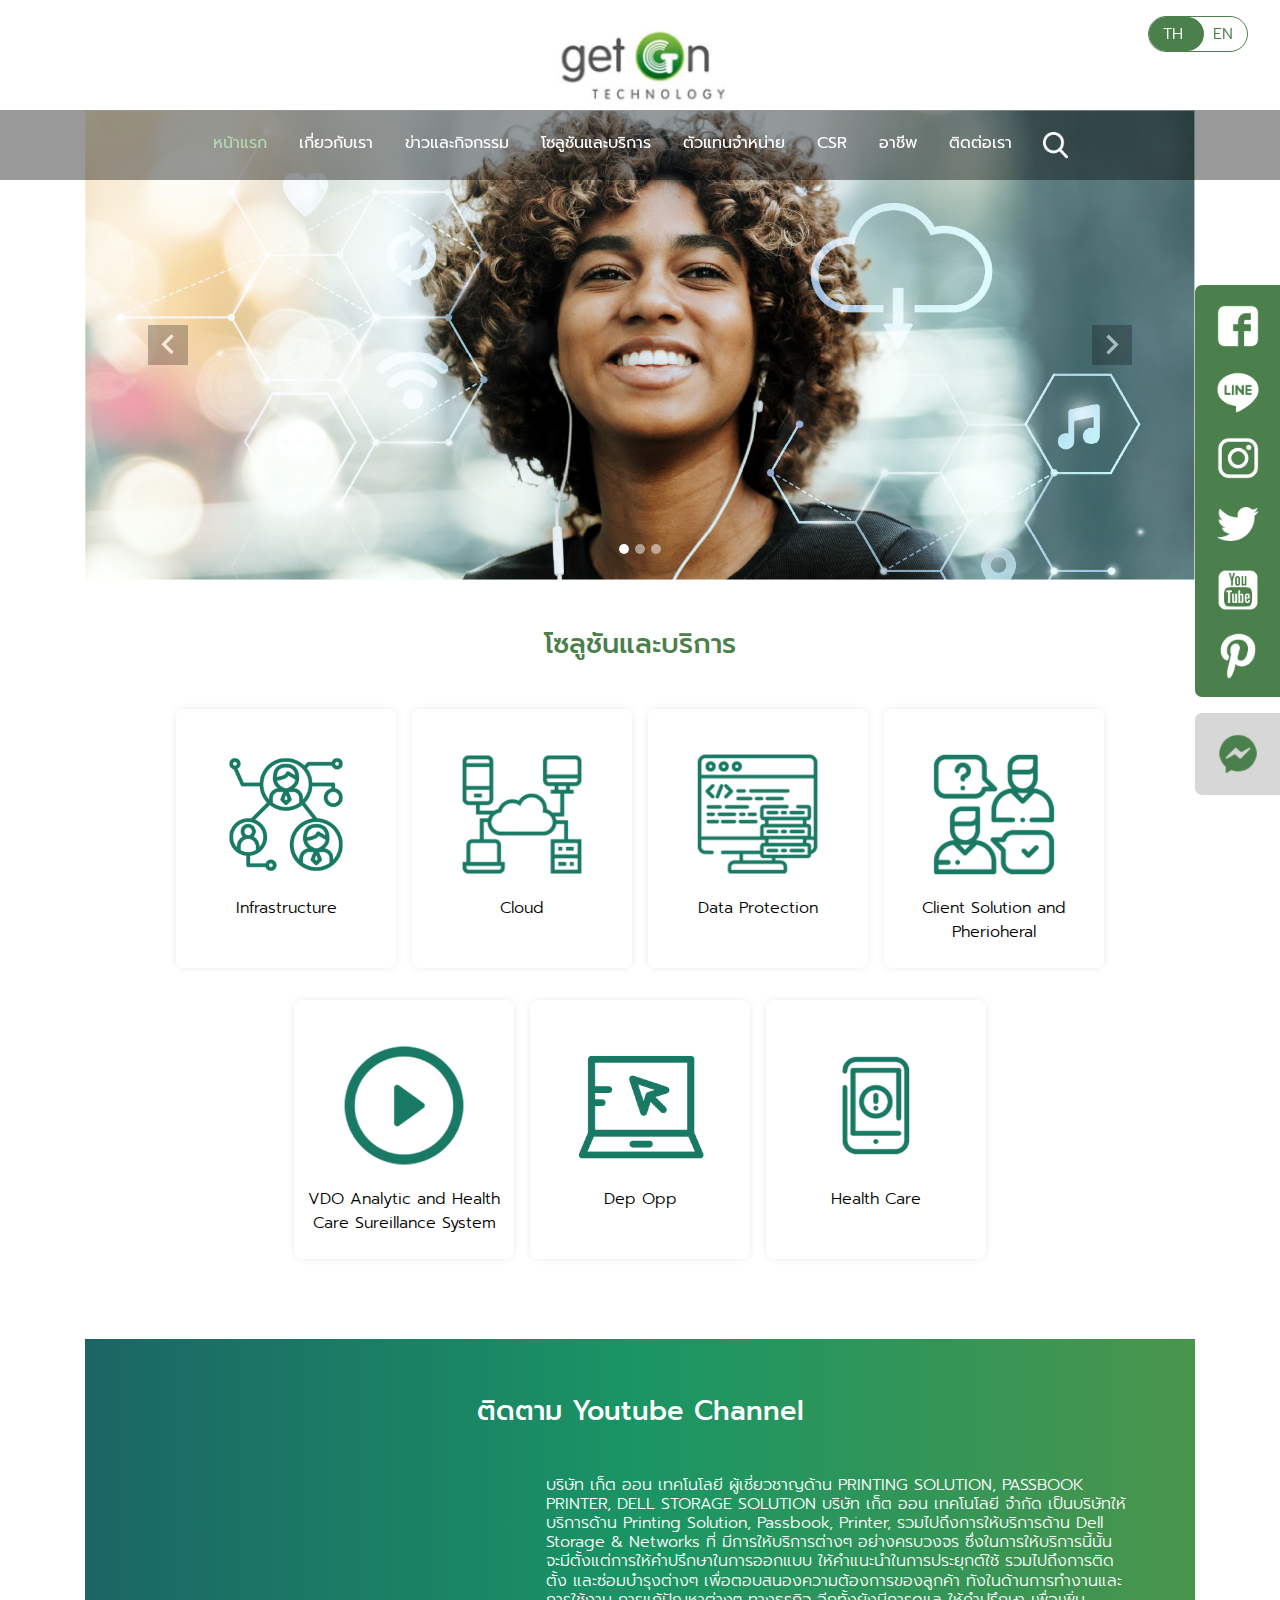
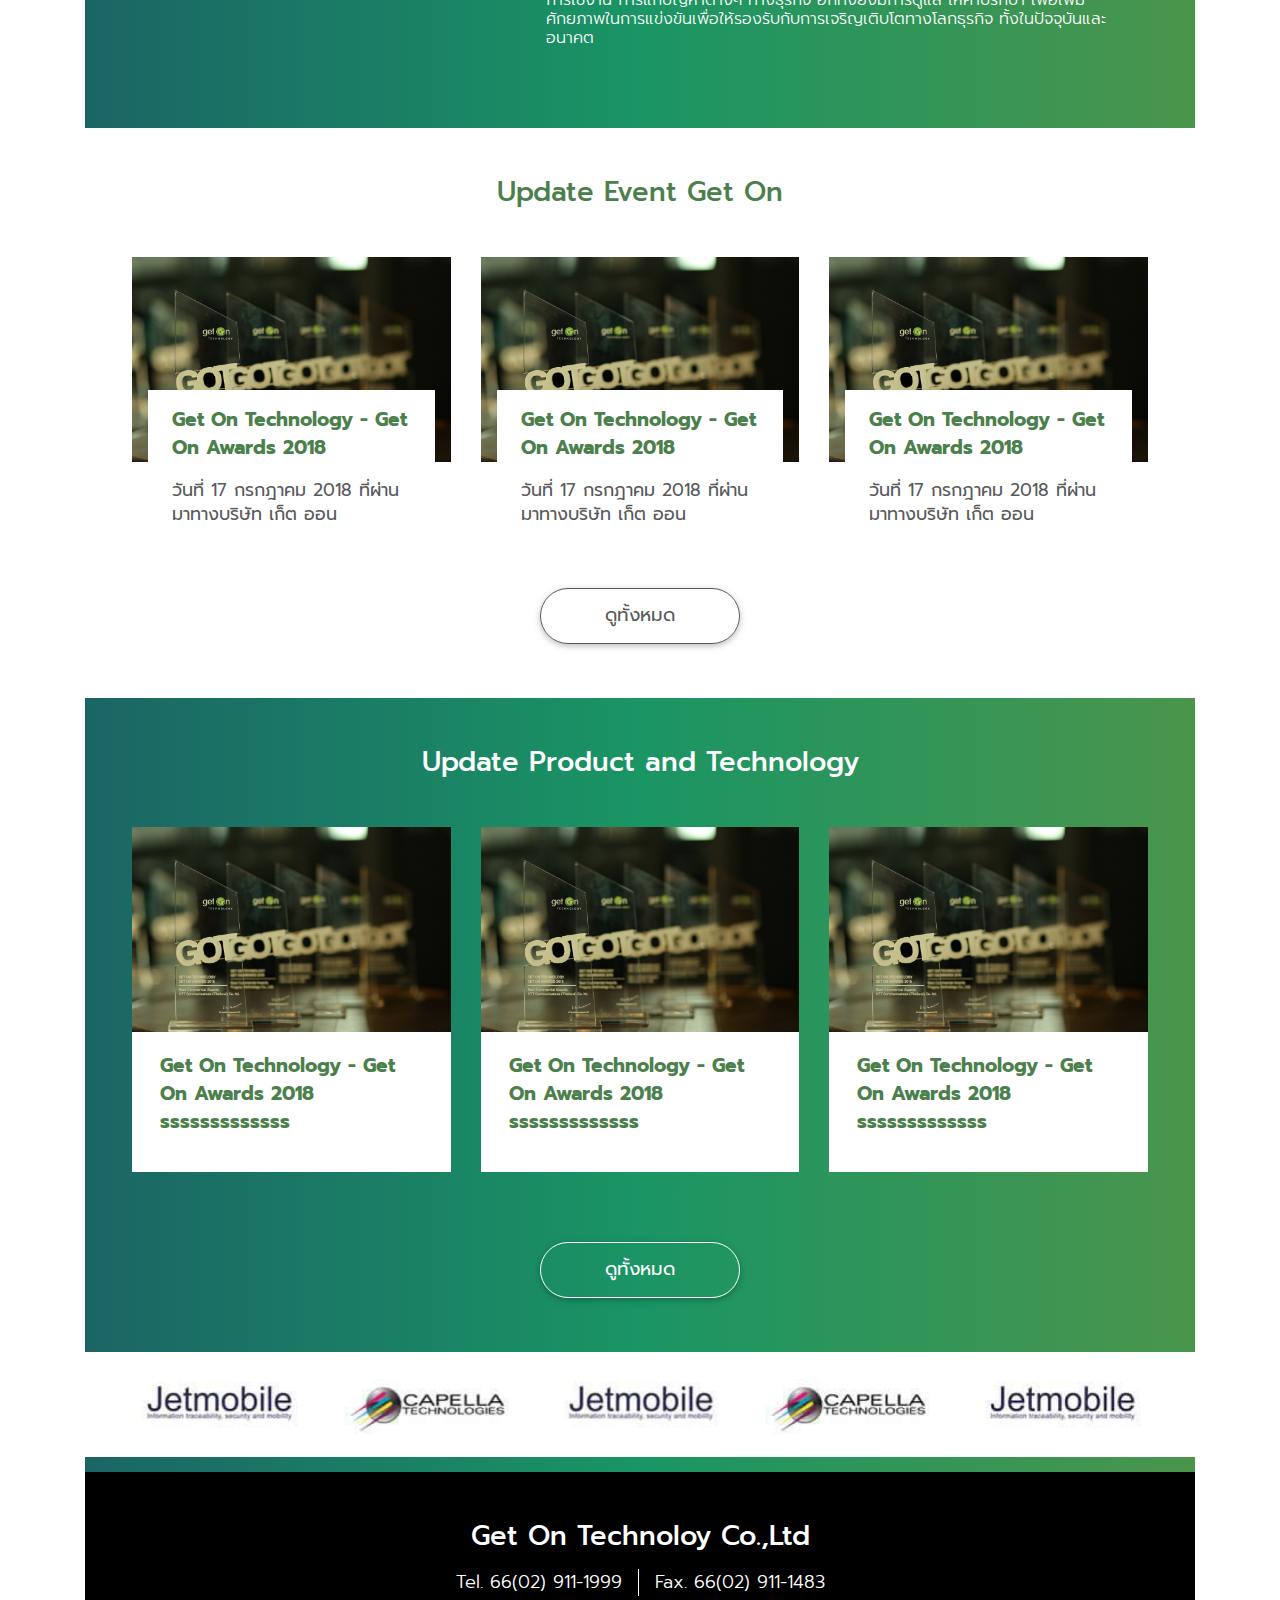
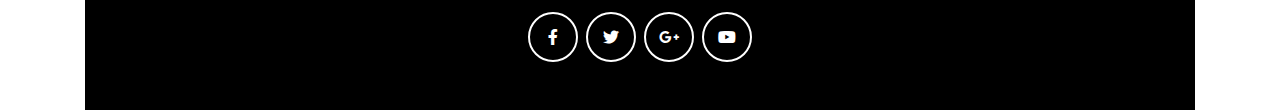
<file: index.html>
<!DOCTYPE html>
<html lang="en">

<head>
  <meta charset="UTF-8" />
  <meta name="viewport" content="width=device-width, initial-scale=1, shrink-to-fit=no" />
  <meta http-equiv="x-ua-compatible" content="ie=edge" />
  <title>GetOn Technology</title>
  <link rel="icon" href="./img/favicon.ico" type="image/x-icon" />
  <link rel="stylesheet" href="https://use.fontawesome.com/releases/v5.11.2/css/all.css" />
  <link rel="stylesheet" href="./css/bootstrap.min.css" />
  <link rel="stylesheet" href="./css/mdb.min.css" />
  <link rel="stylesheet" href="./assets/OwlCarousel/assets/owl.carousel.min.css" />
  <link rel="stylesheet" href="./assets/OwlCarousel/assets/owl.theme.default.min.css" />
  <link rel="stylesheet" href="./assets/fancybox/jquery.fancybox.min.css" />
  <link rel="stylesheet" href="./css/style.css" />
</head>

<body>
  <div class="container">
    <header class="header-geton">
      <div class="div-header-logo">
        <img src="./img/logo_header.jpg" class="logo-header" />
        <div class="label-switch-lang">
          <label class="switch" for="switchlang">
            <input type="checkbox" id="switchlang" />
            <div class="slider round"></div>
            <div class="box-text-lang box-th active">TH</div>
            <div class="box-text-lang box-en">EN</div>
          </label>
        </div>
        <button class="navbar-toggler btn-nav-responsive" type="button" data-toggle="collapse"
          data-target="#navbarSupportedContent" aria-controls="navbarSupportedContent" aria-expanded="false"
          aria-label="Toggle navigation">
          <span class="dark-blue-text"><i class="fas fa-bars fa-1x"></i></span>
        </button>
      </div>
      <div class="nav-geton collapse navbar-collapse" id="navbarSupportedContent">
        <ul class="ul-nav-geton">
          <li class="li-nav-geton">
            <a href="index.html" class="a-nav-geton active">
              หน้าแรก
            </a>
          </li>
          <li class="li-nav-geton">
            <a href="about.html" class="a-nav-geton">
              เกี่ยวกับเรา
            </a>
          </li>
          <li class="li-nav-geton">
            <a href="news.html" class="a-nav-geton">
              ข่าวและกิจกรรม
            </a>
          </li>
          <li class="li-nav-geton">
            <a href="services.html" class="a-nav-geton">
              โซลูชันและบริการ
            </a>
          </li>
          <li class="li-nav-geton">
            <a href="agent.html" class="a-nav-geton">
              ตัวแทนจำหน่าย
            </a>
          </li>
          <li class="li-nav-geton">
            <a href="csr.html" class="a-nav-geton">
              CSR
            </a>
          </li>
          <li class="li-nav-geton">
            <a href="ocupations.html" class="a-nav-geton">
              อาชีพ
            </a>
          </li>
          <li class="li-nav-geton">
            <a href="contact.html" class="a-nav-geton">
              ติดต่อเรา
            </a>
          </li>
          <li class="li-nav-geton">
            <a data-toggle="collapse" href="#boxsearch" aria-expanded="false" aria-controls="boxsearch"
              class="a-nav-geton btn-search li-contain-btn-search collapsed">

            </a>
            <input class="form-control input-search-nav" placeholder="ค้นหา">
          </li>
        </ul>
      </div>
      <div id="boxsearch" class="box-search collapse">
        <div class="container">
          <div class="row justify-content-center">
            <div class="col-12 col-md-6">
              <input class="form-control input-search-nav" placeholder="ค้นหา">
            </div>
          </div>
        </div>
      </div>
    </header>
    <main class="main-geton">
      <div class="slider-banner">
        <div id="carousel-home" class="carousel slide carousel-fade" data-ride="carousel">
          <ol class="carousel-indicators">
            <li data-target="#carousel-home" data-slide-to="0" class="active"></li>
            <li data-target="#carousel-home" data-slide-to="1"></li>
            <li data-target="#carousel-home" data-slide-to="2"></li>
          </ol>
          <div class="carousel-inner" role="listbox">
            <div class="carousel-item active">
              <img class="d-block w-100" src="./img/slider-home-1.jpg" alt="GetOn" />
            </div>
            <div class="carousel-item">
              <img class="d-block w-100" src="./img/slider-home-1.jpg" alt="GetOn" />
            </div>
            <div class="carousel-item">
              <img class="d-block w-100" src="./img/slider-home-1.jpg" alt="GetOn" />
            </div>
          </div>
          <a class="carousel-control-prev" href="#carousel-home" role="button" data-slide="prev">
            <span class="carousel-control-prev-icon" aria-hidden="true"></span>
            <span class="sr-only">Previous</span>
          </a>
          <a class="carousel-control-next" href="#carousel-home" role="button" data-slide="next">
            <span class="carousel-control-next-icon" aria-hidden="true"></span>
            <span class="sr-only">Next</span>
          </a>
        </div>
      </div>
      <div class="section-solution">
        <h3 class="h3-responsive text-center c-4b804c fw-500 mb-5">
          โซลูชันและบริการ
        </h3>
        <div class="container-fluid">
          <div class="row justify-content-center">
            <div class="box-solutions-home">
              <img src="./img/solution/1.png" class="img-solution-home" />
              <p class="mb-0">Infrastructure</p>
            </div>
            <div class="box-solutions-home">
              <img src="./img/solution/2.png" class="img-solution-home" />
              <p class="mb-0">Cloud</p>
            </div>
            <div class="box-solutions-home">
              <img src="./img/solution/3.png" class="img-solution-home" />
              <p class="mb-0">Data Protection</p>
            </div>
            <div class="box-solutions-home">
              <img src="./img/solution/4.png" class="img-solution-home" />
              <p class="mb-0">Client Solution and Pherioheral</p>
            </div>
            <div class="box-solutions-home">
              <img src="./img/solution/5.png" class="img-solution-home" />
              <p class="mb-0">
                VDO Analytic and Health Care Sureillance System
              </p>
            </div>
            <div class="box-solutions-home">
              <img src="./img/solution/6.png" class="img-solution-home" />
              <p class="mb-0">Dep Opp</p>
            </div>
            <div class="box-solutions-home">
              <img src="./img/solution/7.png" class="img-solution-home" />
              <p class="mb-0">Health Care</p>
            </div>
          </div>
        </div>
      </div>
      <div class="section-networksocial">
        <h3 class="h3-responsive text-center white-text fw-500 mb-5">
          ติดตาม Youtube Channel
        </h3>
        <div class="container-fluid">
          <div class="row justify-content-around">
            <div class="col-12 col-md-12 col-lg-4 mb-3">
              <div class="embed-responsive embed-responsive-16by9">
                <iframe class="embed-responsive-item" src="https://www.youtube.com/embed/vlDzYIIOYmM"
                  allowfullscreen></iframe>
              </div>
            </div>
            <div class="col-12 col-md-12 col-lg-7 mb-3">
              <h6 class="white-text">บริษัท เก็ต ออน เทคโนโลยี ผู้เชี่ยวชาญด้าน PRINTING SOLUTION, PASSBOOK PRINTER,
                DELL STORAGE SOLUTION บริษัท เก็ต ออน
                เทคโนโลยี จํากัด เป็นบริษัทให้บริการด้าน Printing Solution, Passbook, Printer, รวมไปถึงการให้บริการด้าน
                Dell Storage & Networks ที่
                มีการให้บริการต่างๆ อย่างครบวงจร ซึ่งในการให้บริการนี้นั้น จะมีตั้งแต่การให้คําปรึกษาในการออกแบบ
                ให้คําแนะนําในการประยุกต์ใช้ รวมไปถึงการติดตั้ง
                และซ่อมบํารุงต่างๆ เพื่อตอบสนองความต้องการของลูกค้า ทังในด้านการทํางานและการใช้งาน การแก้ปัญหาต่างๆ
                ทางธุรกิจ อีกทั้งยังมีการดูแล ให้คําปรึกษา
                เพื่อเพิ่มศักยภาพในการแข่งขันเพื่อให้รองรับกับการเจริญเติบโตทางโลกธุรกิจ ทั้งในปัจจุบันและอนาคต</h6>
            </div>
          </div>
        </div>
        
      </div>
      <div class="update-event">
        <h3 class="h3-responsive text-center c-4b804c fw-500 mb-5">
          Update Event Get On
        </h3>
        <div class="container-fluid">
          <div class="row justify-content-center">
            <div class="col-12 col-md-6 col-lg-4 mb-3">
              <a href="#">
                <div class="box-event-geton">
                  <div class="view overlay zoom">
                    <img src="./img/img-event-geton.png" class="img-fluid " alt="zoom">
                  </div>
                  <div class="box-event-geton-body">
                    <h4 class="font-weight-bold c-4b804c mb-3 short-title-event-geton">Get On Technology - Get On Awards
                      2018 sssssssssssss ssssssssssssss sssssssssssssssss</h4>
                    <h5 class="shrot-detail-event-geton">วันที่ 17 กรกฎาคม 2018 ที่ผ่านมาทางบริษัท เก็ต ออน เทคโนโลยี
                      จํากัด</h5>
                  </div>
                </div>
              </a>
            </div>
            <div class="col-12 col-md-6 col-lg-4 mb-3">
              <a href="#">
                <div class="box-event-geton">
                  <div class="view overlay zoom">
                    <img src="./img/img-event-geton.png" class="img-fluid " alt="zoom">
                  </div>
                  <div class="box-event-geton-body">
                    <h4 class="font-weight-bold c-4b804c mb-3 short-title-event-geton">Get On Technology - Get On Awards
                      2018 sssssssssssss ssssssssssssss sssssssssssssssss</h4>
                    <h5 class="shrot-detail-event-geton">วันที่ 17 กรกฎาคม 2018 ที่ผ่านมาทางบริษัท เก็ต ออน เทคโนโลยี
                      จํากัด</h5>
                  </div>
                </div>
              </a>
            </div>
            <div class="col-12 col-md-6 col-lg-4 mb-3">
              <a href="#">
                <div class="box-event-geton">
                  <div class="view overlay zoom">
                    <img src="./img/img-event-geton.png" class="img-fluid " alt="zoom">
                  </div>
                  <div class="box-event-geton-body">
                    <h4 class="font-weight-bold c-4b804c mb-3 short-title-event-geton">Get On Technology - Get On Awards
                      2018 sssssssssssss ssssssssssssss sssssssssssssssss</h4>
                    <h5 class="shrot-detail-event-geton">วันที่ 17 กรกฎาคม 2018 ที่ผ่านมาทางบริษัท เก็ต ออน เทคโนโลยี
                      จํากัด</h5>
                  </div>
                </div>
              </a>
            </div>
          </div>
          <div class="row mt-3">
            <div class="col-12 text-center">
              <a href="#" class="btn btn-seemore-content">
                ดูทั้งหมด
              </a>
            </div>
          </div>
        </div>
      </div>
      <div class="update-product">
        <h3 class="h3-responsive text-center white-text fw-500 mb-5">
          Update Product and Technology
        </h3>
        <div class="container-fluid">
          <div class="row justify-content-center">
            <div class="col-12 col-md-6 col-lg-4 mb-3">
              <a href="#">
                <div class="box-product-geton">
                  <div class="view overlay zoom">
                    <img src="./img/img-event-geton.png" class="img-fluid " alt="zoom">
                  </div>
                  <div class="box-product-geton-body">
                    <h4 class="font-weight-bold c-4b804c mb-3 short-title-product-geton">Get On Technology - Get On
                      Awards
                      2018 sssssssssssss ssssssssssssss sssssssssssssssss</h4>
                  </div>
                </div>
              </a>
            </div>
            <div class="col-12 col-md-6 col-lg-4 mb-3">
              <a href="#">
                <div class="box-product-geton">
                  <div class="view overlay zoom">
                    <img src="./img/img-event-geton.png" class="img-fluid " alt="zoom">
                  </div>
                  <div class="box-product-geton-body">
                    <h4 class="font-weight-bold c-4b804c mb-3 short-title-product-geton">Get On Technology - Get On
                      Awards
                      2018 sssssssssssss ssssssssssssss sssssssssssssssss</h4>
                  </div>
                </div>
              </a>
            </div>
            <div class="col-12 col-md-6 col-lg-4 mb-3">
              <a href="#">
                <div class="box-product-geton">
                  <div class="view overlay zoom">
                    <img src="./img/img-event-geton.png" class="img-fluid " alt="zoom">
                  </div>
                  <div class="box-product-geton-body">
                    <h4 class="font-weight-bold c-4b804c mb-3 short-title-product-geton">Get On Technology - Get On
                      Awards
                      2018 sssssssssssss ssssssssssssss sssssssssssssssss</h4>
                  </div>
                </div>
              </a>
            </div>
          </div>
          <div class="row mt-5">
            <div class="col-12 text-center">
              <a href="#" class="btn btn-seemore-content-white">
                ดูทั้งหมด
              </a>
            </div>
          </div>
        </div>
      </div>
    </main>
    <footer>
      <div class="section-customer">
        <div id="footer-owl-carousel" class="owl-carousel">
          <div>
            <a href="#">
              <img src="./img/customer/banner-customer-1.png">
            </a>
          </div>
          <div>
            <a href="#">
              <img src="./img/customer/banner-customer-2.png">
            </a>
          </div>
          <div>
            <a href="#">
              <img src="./img/customer/banner-customer-1.png">
            </a>
          </div>
          <div>
            <a href="#">
              <img src="./img/customer/banner-customer-2.png">
            </a>
          </div>
          <div>
            <a href="#">
              <img src="./img/customer/banner-customer-1.png">
            </a>
          </div>
          <div>
            <a href="#">
              <img src="./img/customer/banner-customer-2.png">
            </a>
          </div>
        </div>
      </div>
      <div class="line-footer"></div>
      <div class="section-footer">
        <h3 class="h3-responsive text-center white-text fw-500 mb-3">
          Get On Technoloy Co.,Ltd
        </h2>
        <ul class="footer-contact">
          <li class="li-footer-contact">
            Tel. 66(02) 911-1999
          </li>
          <li class="li-footer-contact">
            Fax. 66(02) 911-1483
          </li>
        </ul>
        <ul class="footer-social">
          <li class="li-footer-social">
            <a href="" class="link-footer-social">
              <i class="fab fa-facebook-f"></i>
            </a>
          </li>
          <li class="li-footer-social">
            <a href="" class="link-footer-social">
              <i class="fab fa-twitter"></i>
            </a>
          </li>
          <li class="li-footer-social">
            <a href="" class="link-footer-social">
              <i class="fab fa-google-plus-g"></i>
            </a>
          </li>
          <li class="li-footer-social">
            <a href="" class="link-footer-social">
              <i class="fab fa-youtube"></i>
            </a>
          </li>
        </ul>
      </div>
    </footer>
    <div class="tower-social">
      <div class="container-towersocail">
        <ul class="ul-social-tower">
          <li class="li-social-tower">
            <a href="#" class="link-social-tower">
              <img src="./img/social/facebook.png" class="img-social-tower">
            </a>
          </li>
          <li class="li-social-tower">
            <a href="#" class="link-social-tower">
              <img src="./img/social/line.png" class="img-social-tower">
            </a>
          </li>
          <li class="li-social-tower">
            <a href="#" class="link-social-tower">
              <img src="./img/social/instagram.png" class="img-social-tower">
            </a>
          </li>
          <li class="li-social-tower">
            <a href="#" class="link-social-tower">
              <img src="./img/social/twitter.png" class="img-social-tower">
            </a>
          </li>
          <li class="li-social-tower">
            <a href="#" class="link-social-tower">
              <img src="./img/social/youtube.png" class="img-social-tower">
            </a>
          </li>
          <li class="li-social-tower">
            <a href="#" class="link-social-tower">
              <img src="./img/social/pinterest.png" class="img-social-tower">
            </a>
          </li>
        </ul>
        <ul class="ul-social-tower-2">
          <li class="li-social-tower">
            <a href="#" class="link-social-tower">
              <img src="./img/social/messenger.png" class="img-social-tower">
            </a>
          </li>
        </ul>
      </div>
    </div>
  </div>
  <script type="text/javascript" src="./js/jquery.min.js"></script>
  <script type="text/javascript" src="./js/popper.min.js"></script>
  <script type="text/javascript" src="./js/bootstrap.min.js"></script>
  <script type="text/javascript" src="./js/mdb.min.js"></script>
  <script type="text/javascript" src="./assets/OwlCarousel/owl.carousel.min.js"></script>
  <script type="text/javascript" src="./assets/fancybox/jquery.fancybox.min.js"></script>
  <script type="text/javascript" src="./js/core.js"></script>
</body>

</html>
</file>
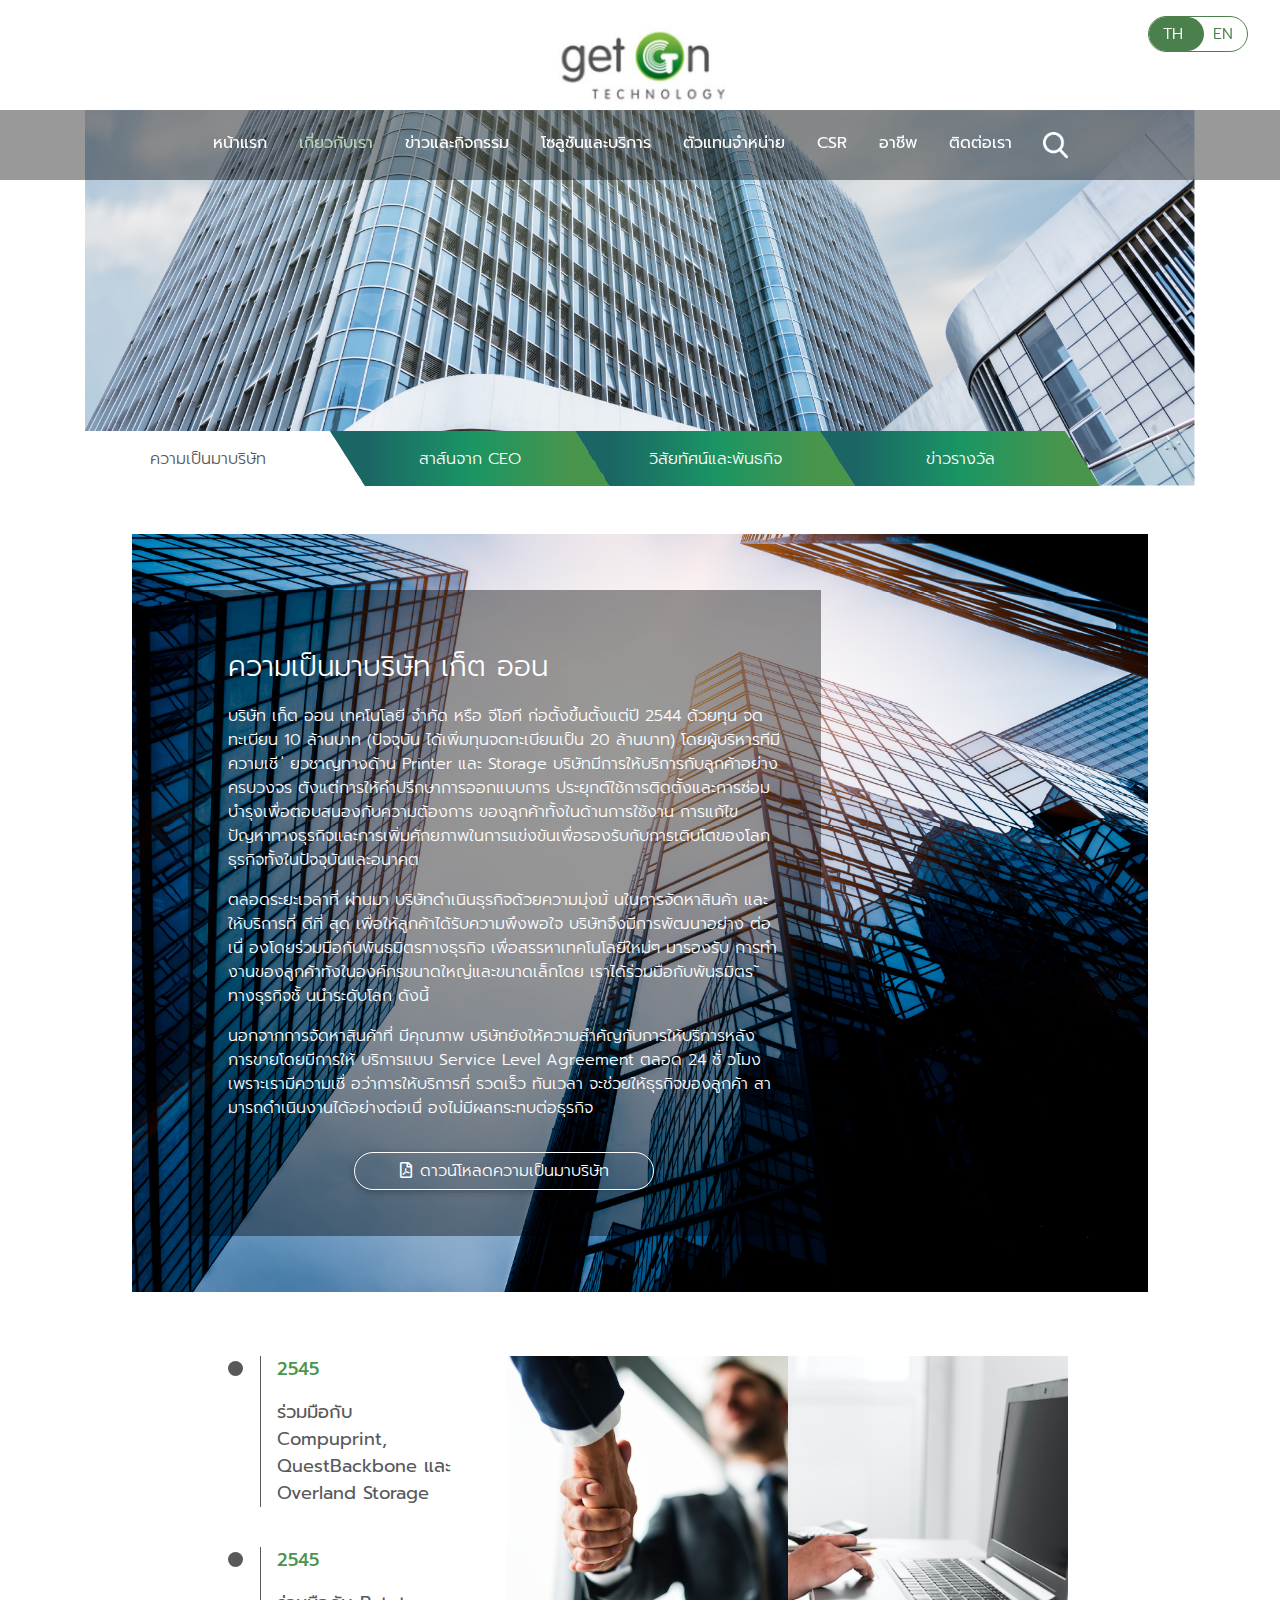
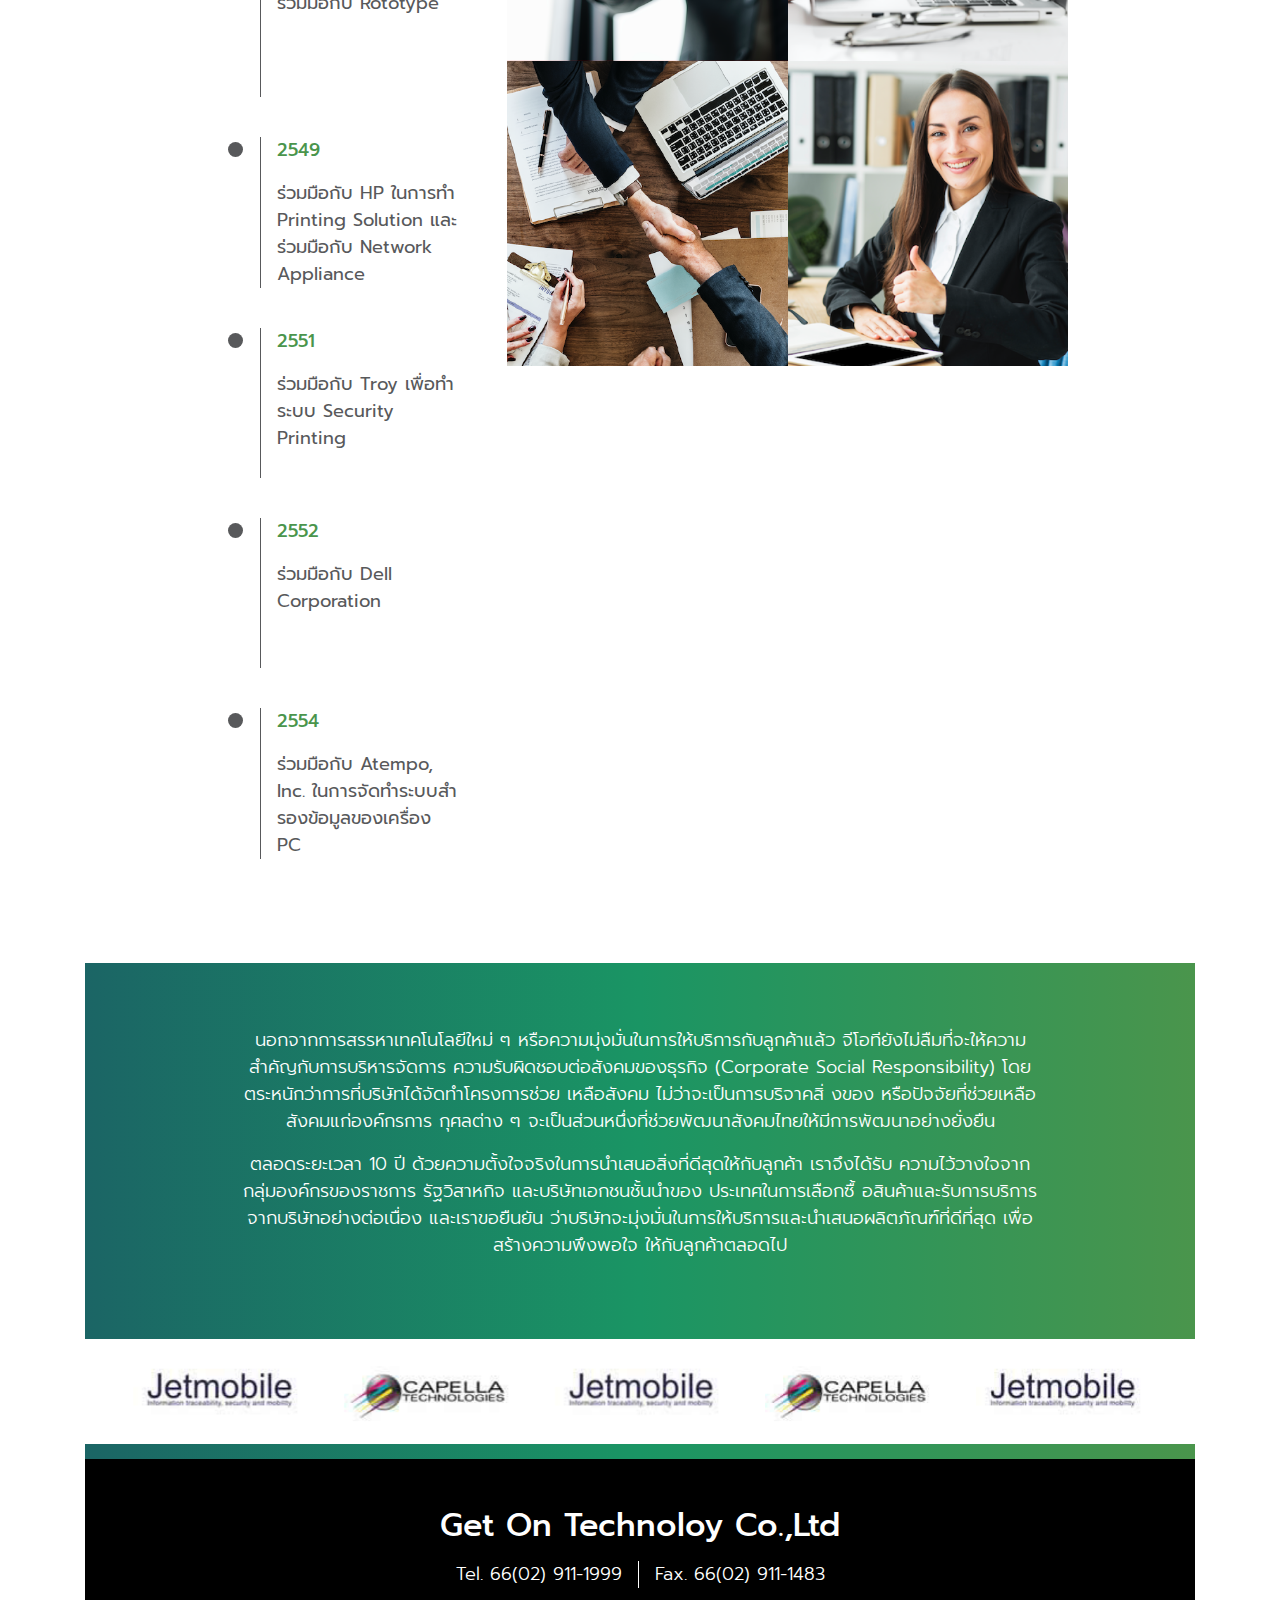
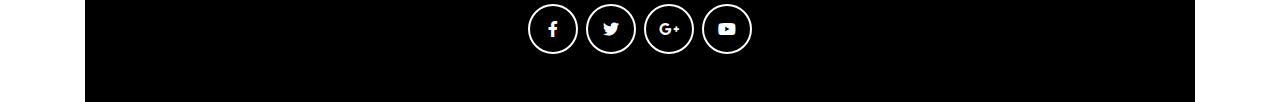
<file: about.html>
<!DOCTYPE html>
<html lang="en">

<head>
  <meta charset="UTF-8" />
  <meta name="viewport" content="width=device-width, initial-scale=1, shrink-to-fit=no" />
  <meta http-equiv="x-ua-compatible" content="ie=edge" />
  <title>GetOn Technology</title>
  <link rel="icon" href="./img/favicon.ico" type="image/x-icon" />
  <link rel="stylesheet" href="https://use.fontawesome.com/releases/v5.11.2/css/all.css" />
  <link rel="stylesheet" href="./css/bootstrap.min.css" />
  <link rel="stylesheet" href="./css/mdb.min.css" />
  <link rel="stylesheet" href="./assets/OwlCarousel/assets/owl.carousel.min.css" />
  <link rel="stylesheet" href="./assets/OwlCarousel/assets/owl.theme.default.min.css" />
  <link rel="stylesheet" href="./assets/fancybox/jquery.fancybox.min.css" />
  <link rel="stylesheet" href="./css/style.css" />
</head>

<body>
  <div class="container">
    <header class="header-geton">
      <div class="div-header-logo">
        <img src="./img/logo_header.jpg" class="logo-header" />
        <div class="label-switch-lang">
          <label class="switch" for="switchlang">
            <input type="checkbox" id="switchlang" />
            <div class="slider round"></div>
            <div class="box-text-lang box-th active">TH</div>
            <div class="box-text-lang box-en">EN</div>
          </label>
        </div>
        <button class="navbar-toggler btn-nav-responsive" type="button" data-toggle="collapse"
          data-target="#navbarSupportedContent" aria-controls="navbarSupportedContent" aria-expanded="false"
          aria-label="Toggle navigation">
          <span class="dark-blue-text"><i class="fas fa-bars fa-1x"></i></span>
        </button>
      </div>
      <div class="nav-geton collapse navbar-collapse" id="navbarSupportedContent">
        <ul class="ul-nav-geton">
          <li class="li-nav-geton">
            <a href="index.html" class="a-nav-geton">
              หน้าแรก
            </a>
          </li>
          <li class="li-nav-geton">
            <a href="about.html" class="a-nav-geton active">
              เกี่ยวกับเรา
            </a>
          </li>
          <li class="li-nav-geton">
            <a href="news.html" class="a-nav-geton">
              ข่าวและกิจกรรม
            </a>
          </li>
          <li class="li-nav-geton">
            <a href="services.html" class="a-nav-geton">
              โซลูชันและบริการ
            </a>
          </li>
          <li class="li-nav-geton">
            <a href="agent.html" class="a-nav-geton">
              ตัวแทนจำหน่าย
            </a>
          </li>
          <li class="li-nav-geton">
            <a href="csr.html" class="a-nav-geton">
              CSR
            </a>
          </li>
          <li class="li-nav-geton">
            <a href="ocupations.html" class="a-nav-geton">
              อาชีพ
            </a>
          </li>
          <li class="li-nav-geton">
            <a href="contact.html" class="a-nav-geton">
              ติดต่อเรา
            </a>
          </li>
          <li class="li-nav-geton">
            <a data-toggle="collapse" href="#boxsearch" aria-expanded="false" aria-controls="boxsearch"
              class="a-nav-geton btn-search li-contain-btn-search collapsed">

            </a>
            <input class="form-control input-search-nav" placeholder="ค้นหา">
          </li>
        </ul>
      </div>
      <div id="boxsearch" class="box-search collapse">
        <div class="container">
          <div class="row justify-content-center">
            <div class="col-12 col-md-6">
              <input class="form-control input-search-nav" placeholder="ค้นหา">
            </div>
          </div>
        </div>
      </div>
    </header>
    <main class="main-geton">
      <div class="banner-news">
        <img src="./img/banner-about.jpg" class="w-100 img-fluid">
        <ul class="ul-banner-nav">
          <li class="li-banner-nav">
            <a href="about.html" class="link-banner-nav active">
              ความเป็นมาบริษัท
            </a>
          </li>
          <li class="li-banner-nav">
            <a href="about_ceo.html" class="link-banner-nav">
              สาส์นจาก CEO
            </a>
          </li>
          <li class="li-banner-nav">
            <a href="#" class="link-banner-nav">
              วิสัยทัศน์และพันธกิจ
            </a>
          </li>
          <li class="li-banner-nav">
            <a href="#" class="link-banner-nav">
              ข่าวรางวัล
            </a>
          </li>
        </ul>
      </div>
      <div class="section-content-news">
        <div class="container-fluid">
          <div class="row justify-content-center">
            <div class="col-12">
              <div class="box-about">
                <div class="box-about-detail text-center">
                  <p class="txt-title-about text-left">ความเป็นมาบริษัท เก็ต ออน</p>
                  <p class="txt-detail-about text-left">
                    บริษัท เก็ต ออน เทคโนโลยี จํากัด หรือ จีโอที ก่อตั้งขึ้นตั้งแต่ปี 2544 ด้วยทุน
                    จดทะเบียน 10 ล้านบาท (ปัจจุบัน ได้เพิ่มทุนจดทะเบียนเป็น 20 ล้านบาท)
                    โดยผู้บริหารทีมีความเชี ่ ยวชาญทางด้าน Printer และ Storage บริษัทมีการให้บริการกับลูกค้าอย่างครบวงจร
                    ตังแต่การให้คําปรึกษาการออกแบบการ ประยุกต์ใช้การติดตั้งและการซ่อมบํารุงเพื่อตอบสนองกับความต้องการ
                    ของลูกค้าทั้งในด้านการใช้งาน
                    การแก้ไขปัญหาทางธุรกิจและการเพิ่มศักยภาพในการแข่งขันเพื่อรองรับกับการเติบโตของโลก
                    ธุรกิจทั้งในปัจจุบันและอนาคต
                  </p>
                  <p class="txt-detail-about text-left">
                    ตลอดระยะเวลาที่
                    ผ่านมา บริษัทดําเนินธุรกิจด้วยความมุ่งมั่
                    นในการจัดหาสินค้า และ
                    ให้บริการที่
                    ดีที่
                    สุด เพื่อให้ลูกค้าได้รับความพึงพอใจ บริษัทจึงมีการพัฒนาอย่าง
                    ต่อเนื่
                    องโดยร่วมมือกับพันธมิตรทางธุรกิจ เพื่อสรรหาเทคโนโลยีใหม่ๆ มารองรับ
                    การทํางานของลูกค้าทังในองค์กรขนาดใหญ่และขนาดเล็กโดย เราได้ร่วมมือกับพันธมิตร ้
                    ทางธุรกิจชั้
                    นนําระดับโลก ดังนี้
                  </p>
                  <p class="txt-detail-about text-left">
                    นอกจากการจัดหาสินค้าที่
                    มีคุณภาพ บริษัทยังให้ความสําคัญกับการให้บริการหลัง
                    การขายโดยมีการให้ บริการแบบ Service Level Agreement ตลอด 24 ชั่
                    วโมง
                    เพราะเรามีความเชื่
                    อว่าการให้บริการที่
                    รวดเร็ว ทันเวลา จะช่วยให้ธุรกิจของลูกค้า
                    สามารถดําเนินงานได้อย่างต่อเนื่
                    องไม่มีผลกระทบต่อธุรกิจ
                  </p>

                  <button class="btn btn-send-agent mt-3"><i
                      class="far fa-file-pdf fa-1x mr-2"></i>ดาวน์โหลดความเป็นมาบริษัท</button>
                </div>
              </div>
            </div>
            <div class="col-12">
              <div class="box-timeline">
                <div class="row justify-content-lg-around">
                  <div class="col-12 col-md-5 col-lg-4 col-xl-4">
                    <ul class="ul-timeline">
                      <li class="li-time-line">
                        <div class="box-list-timeline">
                          <p class="txt-year-timeline">2545</p>
                          <p class="txt-detail-timeline">ร่วมมือกับ Compuprint, QuestBackbone และ Overland Storage</p>
                        </div>
                      </li>
                      <li class="li-time-line">
                        <div class="box-list-timeline">
                          <p class="txt-year-timeline">2545</p>
                          <p class="txt-detail-timeline">ร่วมมือกับ Rototype</p>
                        </div>
                      </li>
                      <li class="li-time-line">
                        <div class="box-list-timeline">
                          <p class="txt-year-timeline">2549</p>
                          <p class="txt-detail-timeline">ร่วมมือกับ HP ในการทํา Printing Solution และ ร่วมมือกับ Network
                            Appliance
                          </p>
                        </div>
                      </li>
                      <li class="li-time-line">
                        <div class="box-list-timeline">
                          <p class="txt-year-timeline">2551</p>
                          <p class="txt-detail-timeline">ร่วมมือกับ Troy เพื่อทําระบบ Security Printing
                          </p>
                        </div>
                      </li>
                      <li class="li-time-line">
                        <div class="box-list-timeline">
                          <p class="txt-year-timeline">2552</p>
                          <p class="txt-detail-timeline">ร่วมมือกับ Dell Corporation</p>
                        </div>
                      </li>
                      <li class="li-time-line">
                        <div class="box-list-timeline">
                          <p class="txt-year-timeline">2554</p>
                          <p class="txt-detail-timeline">ร่วมมือกับ Atempo, Inc. ในการจัดทําระบบสํารองข้อมูลของเครื่อง
                            PC</p>
                        </div>
                      </li>
                    </ul>
                  </div>
                  <div class="col-12 col-md-7 col-lg-8 col-xl-8">
                    <div class="row mx-0 justify-content-center">
                      <div class="col-12 col-md-7 col-lg-6 px-0">
                        <a data-fancybox="gallery" href="./img/image-about-timeline1.png"><img
                            src="./img/image-about-timeline1.png" class="img-fluid"></a>
                      </div>
                      <div class="col-12 col-md-7 col-lg-6 px-0">
                        <a data-fancybox="gallery" href="./img/image-about-timeline2.png"><img
                            src="./img/image-about-timeline2.png" class="img-fluid"></a>
                      </div>
                      <div class="col-12 col-md-7 col-lg-6 px-0">
                        <a data-fancybox="gallery" href="./img/image-about-timeline3.png"><img
                            src="./img/image-about-timeline3.png" class="img-fluid"></a>
                      </div>
                      <div class="col-12 col-md-7 col-lg-6 px-0">
                        <a data-fancybox="gallery" href="./img/image-about-timeline4.png"><img
                            src="./img/image-about-timeline4.png" class="img-fluid"></a>
                      </div>
                    </div>
                  </div>
                </div>
              </div>
            </div>
          </div>
        </div>
      </div>
      <div class="section-content-about">
        <div class="container-fluid">
          <div class="row justify-content-center">
            <div class="col-12 col-md-10 col-lg-9 text-center">
              <p class="txt-about-bottom">นอกจากการสรรหาเทคโนโลยีใหม่ ๆ หรือความมุ่งมั่นในการให้บริการกับลูกค้าแล้ว จีโอทียังไม่ลืมที่จะให้ความสําคัญกับการบริหารจัดการ
                ความรับผิดชอบต่อสังคมของธุรกิจ (Corporate Social Responsibility) โดยตระหนักว่าการที่บริษัทได้จัดทําโครงการช่วย เหลือสังคม ไม่ว่าจะเป็นการบริจาคสิ่
                งของ หรือปัจจัยที่ช่วยเหลือสังคมแก่องค์กรการ กุศลต่าง ๆ จะเป็นส่วนหนึ่งที่ช่วยพัฒนาสังคมไทยให้มีการพัฒนาอย่างยั่งยืน</p>
              <p class="txt-about-bottom">ตลอดระยะเวลา 10 ปี ด้วยความตั้งใจจริงในการนําเสนอสิ่งที่ดีสุดให้กับลูกค้า เราจึงได้รับ ความไว้วางใจจากกลุ่มองค์กรของราชการ รัฐวิสาหกิจ และบริษัทเอกชนชั้นนําของ ประเทศในการเลือกซื้
                อสินค้าและรับการบริการจากบริษัทอย่างต่อเนื่อง และเราขอยืนยัน ว่าบริษัทจะมุ่งมั่นในการให้บริการและนําเสนอผลิตภัณฑ์ที่ดีที่สุด เพื่อสร้างความพึงพอใจ ให้กับลูกค้าตลอดไป</p>
            </div>
          </div>
        </div>
      </div>
    </main>
    <footer>
      <div class="section-customer">
        <div id="footer-owl-carousel" class="owl-carousel">
          <div>
            <a href="#">
              <img src="./img/customer/banner-customer-1.png">
            </a>
          </div>
          <div>
            <a href="#">
              <img src="./img/customer/banner-customer-2.png">
            </a>
          </div>
          <div>
            <a href="#">
              <img src="./img/customer/banner-customer-1.png">
            </a>
          </div>
          <div>
            <a href="#">
              <img src="./img/customer/banner-customer-2.png">
            </a>
          </div>
          <div>
            <a href="#">
              <img src="./img/customer/banner-customer-1.png">
            </a>
          </div>
          <div>
            <a href="#">
              <img src="./img/customer/banner-customer-2.png">
            </a>
          </div>
        </div>
      </div>
      <div class="line-footer"></div>
      <div class="section-footer">
        <h2 class="h2-responsive text-center white-text fw-500 mb-3">
          Get On Technoloy Co.,Ltd
        </h2>
        <ul class="footer-contact">
          <li class="li-footer-contact">
            Tel. 66(02) 911-1999
          </li>
          <li class="li-footer-contact">
            Fax. 66(02) 911-1483
          </li>
        </ul>
        <ul class="footer-social">
          <li class="li-footer-social">
            <a href="" class="link-footer-social">
              <i class="fab fa-facebook-f"></i>
            </a>
          </li>
          <li class="li-footer-social">
            <a href="" class="link-footer-social">
              <i class="fab fa-twitter"></i>
            </a>
          </li>
          <li class="li-footer-social">
            <a href="" class="link-footer-social">
              <i class="fab fa-google-plus-g"></i>
            </a>
          </li>
          <li class="li-footer-social">
            <a href="" class="link-footer-social">
              <i class="fab fa-youtube"></i>
            </a>
          </li>
        </ul>
      </div>
    </footer>
  </div>
  <script type="text/javascript" src="./js/jquery.min.js"></script>
  <script type="text/javascript" src="./js/popper.min.js"></script>
  <script type="text/javascript" src="./js/bootstrap.min.js"></script>
  <script type="text/javascript" src="./js/mdb.min.js"></script>
  <script type="text/javascript" src="./assets/OwlCarousel/owl.carousel.min.js"></script>
  <script type="text/javascript" src="./assets/fancybox/jquery.fancybox.min.js"></script>
  <script type="text/javascript" src="./js/core.js"></script>
</body>

</html>
</file>
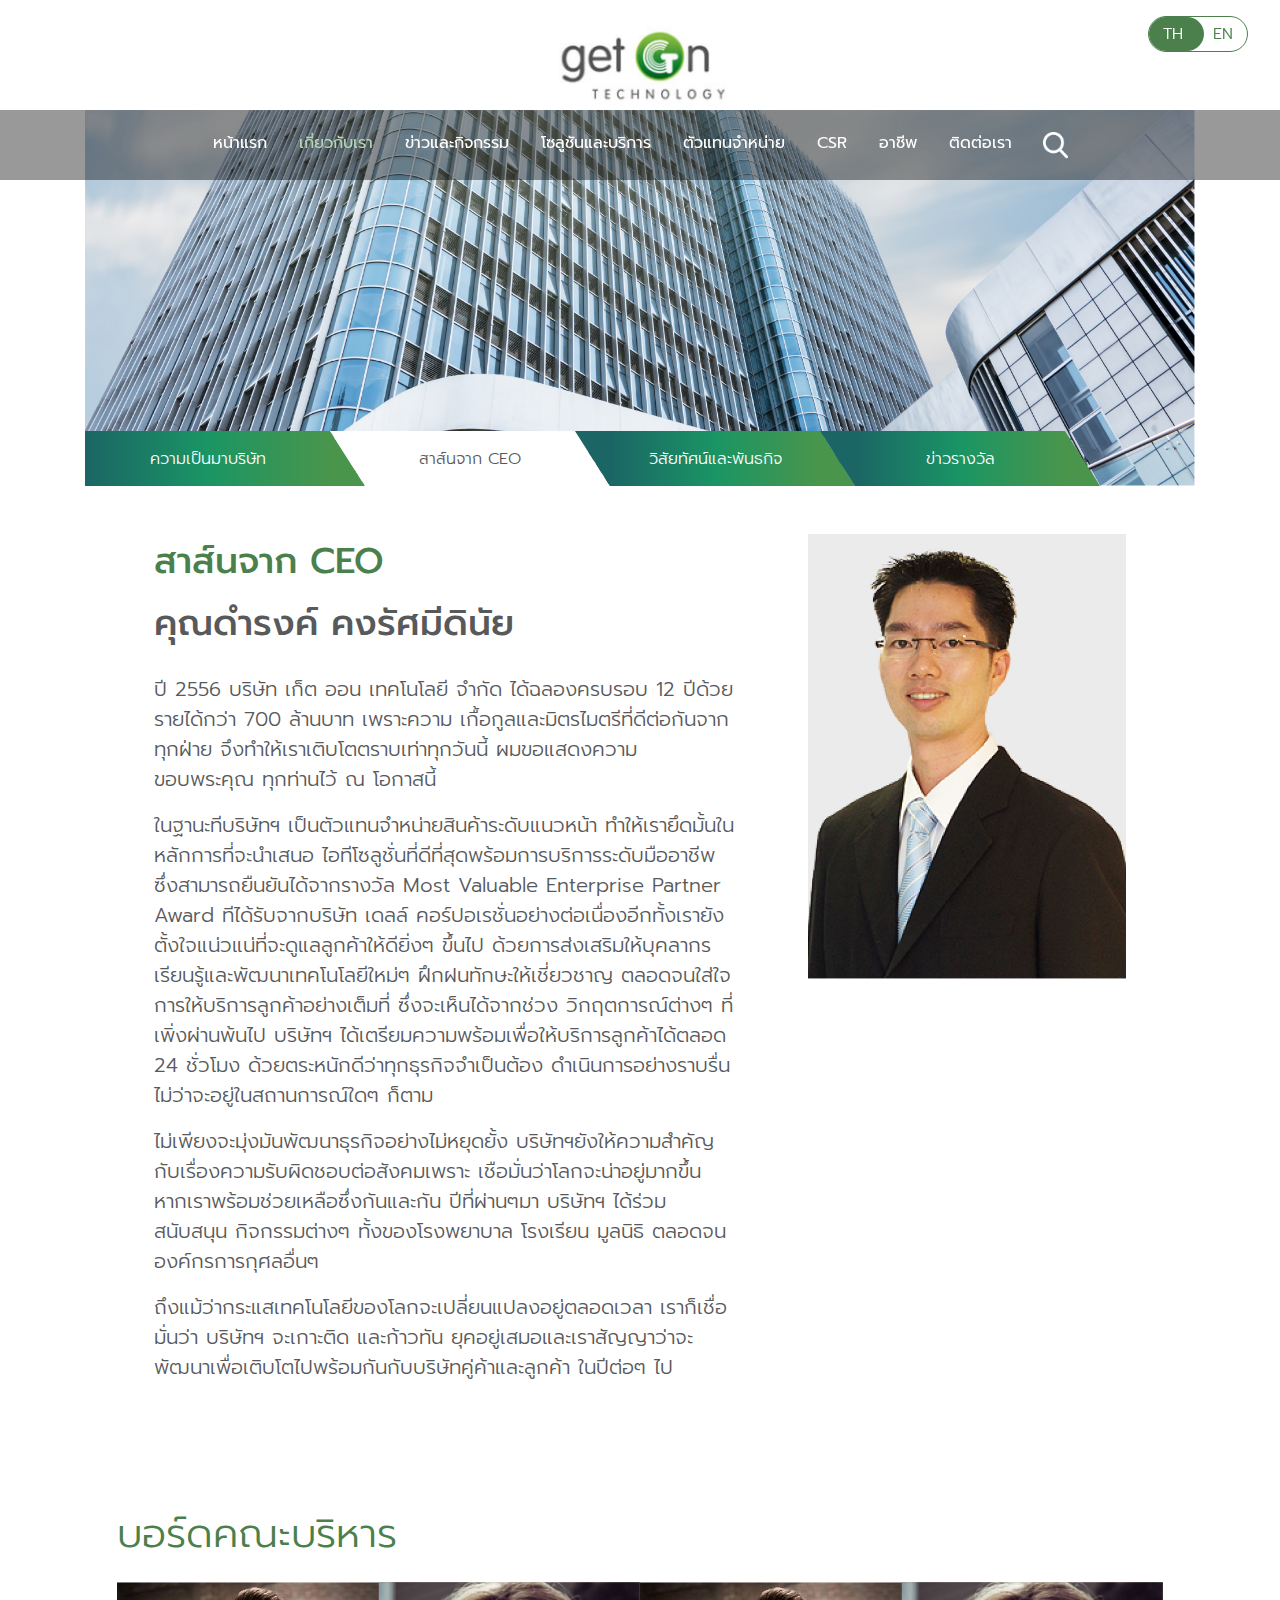
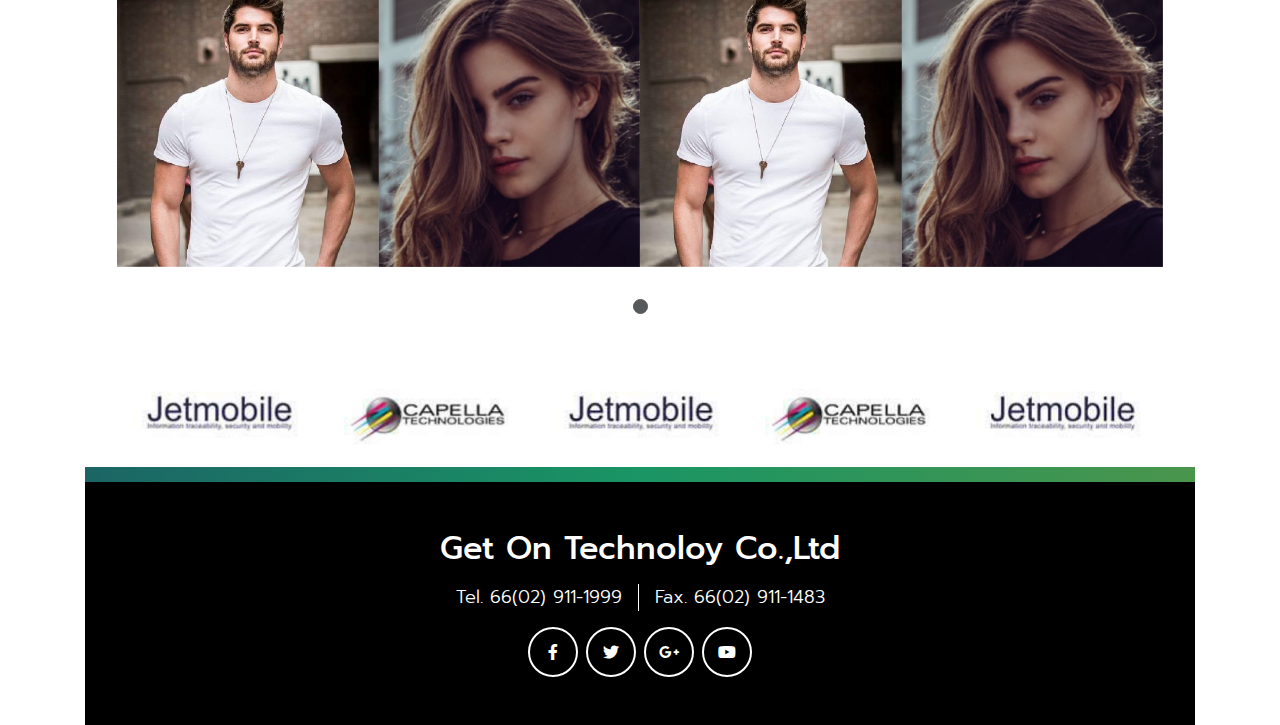
<file: about_ceo.html>
<!DOCTYPE html>
<html lang="en">

<head>
  <meta charset="UTF-8" />
  <meta name="viewport" content="width=device-width, initial-scale=1, shrink-to-fit=no" />
  <meta http-equiv="x-ua-compatible" content="ie=edge" />
  <title>GetOn Technology</title>
  <link rel="icon" href="./img/favicon.ico" type="image/x-icon" />
  <link rel="stylesheet" href="https://use.fontawesome.com/releases/v5.11.2/css/all.css" />
  <link rel="stylesheet" href="./css/bootstrap.min.css" />
  <link rel="stylesheet" href="./css/mdb.min.css" />
  <link rel="stylesheet" href="./assets/OwlCarousel/assets/owl.carousel.min.css" />
  <link rel="stylesheet" href="./assets/OwlCarousel/assets/owl.theme.default.min.css" />
  <link rel="stylesheet" href="./assets/fancybox/jquery.fancybox.min.css" />
  <link rel="stylesheet" href="./css/style.css" />
</head>

<body>
  <div class="container">
    <header class="header-geton">
      <div class="div-header-logo">
        <img src="./img/logo_header.jpg" class="logo-header" />
        <div class="label-switch-lang">
          <label class="switch" for="switchlang">
            <input type="checkbox" id="switchlang" />
            <div class="slider round"></div>
            <div class="box-text-lang box-th active">TH</div>
            <div class="box-text-lang box-en">EN</div>
          </label>
        </div>
        <button class="navbar-toggler btn-nav-responsive" type="button" data-toggle="collapse"
          data-target="#navbarSupportedContent" aria-controls="navbarSupportedContent" aria-expanded="false"
          aria-label="Toggle navigation">
          <span class="dark-blue-text"><i class="fas fa-bars fa-1x"></i></span>
        </button>
      </div>
      <div class="nav-geton collapse navbar-collapse" id="navbarSupportedContent">
        <ul class="ul-nav-geton">
          <li class="li-nav-geton">
            <a href="index.html" class="a-nav-geton">
              หน้าแรก
            </a>
          </li>
          <li class="li-nav-geton">
            <a href="about.html" class="a-nav-geton active">
              เกี่ยวกับเรา
            </a>
          </li>
          <li class="li-nav-geton">
            <a href="news.html" class="a-nav-geton">
              ข่าวและกิจกรรม
            </a>
          </li>
          <li class="li-nav-geton">
            <a href="services.html" class="a-nav-geton">
              โซลูชันและบริการ
            </a>
          </li>
          <li class="li-nav-geton">
            <a href="agent.html" class="a-nav-geton">
              ตัวแทนจำหน่าย
            </a>
          </li>
          <li class="li-nav-geton">
            <a href="csr.html" class="a-nav-geton">
              CSR
            </a>
          </li>
          <li class="li-nav-geton">
            <a href="ocupations.html" class="a-nav-geton">
              อาชีพ
            </a>
          </li>
          <li class="li-nav-geton">
            <a href="contact.html" class="a-nav-geton">
              ติดต่อเรา
            </a>
          </li>
          <li class="li-nav-geton">
            <a data-toggle="collapse" href="#boxsearch" aria-expanded="false" aria-controls="boxsearch"
              class="a-nav-geton btn-search li-contain-btn-search collapsed">

            </a>
            <input class="form-control input-search-nav" placeholder="ค้นหา">
          </li>
        </ul>
      </div>
      <div id="boxsearch" class="box-search collapse">
        <div class="container">
          <div class="row justify-content-center">
            <div class="col-12 col-md-6">
              <input class="form-control input-search-nav" placeholder="ค้นหา">
            </div>
          </div>
        </div>
      </div>
    </header>
    <main class="main-geton">
      <div class="banner-news">
        <img src="./img/banner-about.jpg" class="w-100 img-fluid">
        <ul class="ul-banner-nav">
          <li class="li-banner-nav">
            <a href="about.html" class="link-banner-nav">
              ความเป็นมาบริษัท
            </a>
          </li>
          <li class="li-banner-nav">
            <a href="about_ceo.html" class="link-banner-nav active">
              สาส์นจาก CEO
            </a>
          </li>
          <li class="li-banner-nav">
            <a href="#" class="link-banner-nav">
              วิสัยทัศน์และพันธกิจ
            </a>
          </li>
          <li class="li-banner-nav">
            <a href="#" class="link-banner-nav">
              ข่าวรางวัล
            </a>
          </li>
        </ul>
      </div>
      <div class="section-content-news">
        <div class="container-fluid">
          <div class="row justify-content-around">
            <div class="col-12 col-md-9 col-lg-7 order-2 order-lg-1 mb-3">
              <p class="txt-title-ceo c-4b804c">สาส์นจาก CEO</p>
              <p class="txt-title-ceo mb-4">คุณดำรงค์ คงรัศมีดินัย</p>
              <p class="txt-detail-ceo">
                ปี 2556 บริษัท เก็ต ออน เทคโนโลยี จํากัด ได้ฉลองครบรอบ 12 ปีด้วยรายได้กว่า 700 ล้านบาท เพราะความ
                เกื้อกูลและมิตรไมตรีที่ดีต่อกันจากทุกฝ่าย จึงทําให้เราเติบโตตราบเท่าทุกวันนี้ ผมขอแสดงความขอบพระคุณ
                ทุกท่านไว้ ณ โอกาสนี้
              </p>
              <p class="txt-detail-ceo">ในฐานะทีบริษัทฯ เป็นตัวแทนจําหน่ายสินค้าระดับแนวหน้า
                ทําให้เรายึดมั้นในหลักการที่จะนําเสนอ ไอทีโซลูชั่นที่ดีที่สุดพร้อมการบริการระดับมืออาชีพ
                ซึ่งสามารถยืนยันได้จากรางวัล Most Valuable Enterprise Partner Award ทีได้รับจากบริษัท เดลล์
                คอร์ปอเรชั่นอย่างต่อเนื่องอีกทั้งเรายัง ตั้งใจแน่วแน่ที่จะดูแลลูกค้าให้ดียิ่งๆ ขึ้นไป
                ด้วยการส่งเสริมให้บุคลากรเรียนรู้และพัฒนาเทคโนโลยีใหม่ๆ ฝึกฝนทักษะให้เชี่ยวชาญ ตลอดจนใส่ใจ
                การให้บริการลูกค้าอย่างเต็มที่ ซึ่งจะเห็นได้จากช่วง วิกฤตการณ์ต่างๆ ที่เพิ่งผ่านพ้นไป บริษัทฯ
                ได้เตรียมความพร้อมเพื่อให้บริการลูกค้าได้ตลอด 24 ชั่วโมง ด้วยตระหนักดีว่าทุกธุรกิจจําเป็นต้อง
                ดําเนินการอย่างราบรื่น ไม่ว่าจะอยู่ในสถานการณ์ใดๆ ก็ตาม</p>
              <p class="txt-detail-ceo">ไม่เพียงจะมุ่งมันพัฒนาธุรกิจอย่างไม่หยุดยั้ง
                บริษัทฯยังให้ความสําคัญกับเรื่องความรับผิดชอบต่อสังคมเพราะ เชือมั่นว่าโลกจะน่าอยู่มากขึ้น
                หากเราพร้อมช่วยเหลือซึ่งกันและกัน ปีที่ผ่านๆมา บริษัทฯ ได้ร่วมสนับสนุน กิจกรรมต่างๆ ทั้งของโรงพยาบาล
                โรงเรียน มูลนิธิ ตลอดจนองค์กรการกุศลอื่นๆ</p>
              <p class="txt-detail-ceo">
                ถึงแม้ว่ากระแสเทคโนโลยีของโลกจะเปลี่ยนแปลงอยู่ตลอดเวลา เราก็เชื่อมั่นว่า บริษัทฯ จะเกาะติด และก้าวทัน
                ยุคอยู่เสมอและเราสัญญาว่าจะพัฒนาเพื่อเติบโตไปพร้อมกันกับบริษัทคู่ค้าและลูกค้า ในปีต่อๆ ไป
              </p>
            </div>
            <div class="col-12 col-md-3 col-lg-4 text-center order-1 order-lg-2 mb-3">
              <img src="./img/ceo.png" class="img-ceo">
            </div>
          </div>
        </div>
      </div>
      <div class="box-images-detail-news mt-5">
        <h1 class="h1-responsive c-4b804c mb-4">บอร์ดคณะบริหาร</h1>
        <div id="images-ceo" class="owl-carousel">
          <div>
            <a href="./img/ceo_sam1.png" data-fancybox="gallery" data-caption="คุณสุวิมล  ศกุลรัตนา | ผู้จัดการฝ่ายขาย">
              <div class="w-100 position-relative ceo-image-gallery">
                <img src="./img/ceo_sam1.png">
                <div class="hover-ceo">
                  <div class="div-hover-ceo">
                    <div class="bg-hover-ceo">

                    </div>
                    <div class="hover-ceo-detail">
                      <p class="txt-name-ceo">คุณสุวิมล  ศกุลรัตนา</p>
                      <p class="txt-position-ceo">ผู้จัดการฝ่ายขาย</p>
                    </div>
                  </div>
                </div>
              </div>
            </a>
          </div>
          <div>
            <a href="./img/ceo_sam2.png" data-fancybox="gallery" data-caption="คุณสุวิมล  ศกุลรัตนา2 | ผู้จัดการฝ่ายขาย2">
              <div class="w-100 position-relative ceo-image-gallery">
                <img src="./img/ceo_sam2.png">
                <div class="hover-ceo">
                  <div class="div-hover-ceo">
                    <div class="bg-hover-ceo">

                    </div>
                    <div class="hover-ceo-detail">
                      <p class="txt-name-ceo">คุณสุวิมล  ศกุลรัตนา</p>
                      <p class="txt-position-ceo">ผู้จัดการฝ่ายขาย</p>
                    </div>
                  </div>
                </div>
              </div>
            </a>
          </div>
        </div>
      </div>
    </main>
    <footer>
      <div class="section-customer">
        <div id="footer-owl-carousel" class="owl-carousel">
          <div>
            <a href="#">
              <img src="./img/customer/banner-customer-1.png">
            </a>
          </div>
          <div>
            <a href="#">
              <img src="./img/customer/banner-customer-2.png">
            </a>
          </div>
          <div>
            <a href="#">
              <img src="./img/customer/banner-customer-1.png">
            </a>
          </div>
          <div>
            <a href="#">
              <img src="./img/customer/banner-customer-2.png">
            </a>
          </div>
          <div>
            <a href="#">
              <img src="./img/customer/banner-customer-1.png">
            </a>
          </div>
          <div>
            <a href="#">
              <img src="./img/customer/banner-customer-2.png">
            </a>
          </div>
        </div>
      </div>
      <div class="line-footer"></div>
      <div class="section-footer">
        <h2 class="h2-responsive text-center white-text fw-500 mb-3">
          Get On Technoloy Co.,Ltd
        </h2>
        <ul class="footer-contact">
          <li class="li-footer-contact">
            Tel. 66(02) 911-1999
          </li>
          <li class="li-footer-contact">
            Fax. 66(02) 911-1483
          </li>
        </ul>
        <ul class="footer-social">
          <li class="li-footer-social">
            <a href="" class="link-footer-social">
              <i class="fab fa-facebook-f"></i>
            </a>
          </li>
          <li class="li-footer-social">
            <a href="" class="link-footer-social">
              <i class="fab fa-twitter"></i>
            </a>
          </li>
          <li class="li-footer-social">
            <a href="" class="link-footer-social">
              <i class="fab fa-google-plus-g"></i>
            </a>
          </li>
          <li class="li-footer-social">
            <a href="" class="link-footer-social">
              <i class="fab fa-youtube"></i>
            </a>
          </li>
        </ul>
      </div>
    </footer>
  </div>
  <script type="text/javascript" src="./js/jquery.min.js"></script>
  <script type="text/javascript" src="./js/popper.min.js"></script>
  <script type="text/javascript" src="./js/bootstrap.min.js"></script>
  <script type="text/javascript" src="./js/mdb.min.js"></script>
  <script type="text/javascript" src="./assets/OwlCarousel/owl.carousel.min.js"></script>
  <script type="text/javascript" src="./assets/fancybox/jquery.fancybox.min.js"></script>
  <script type="text/javascript" src="./js/core.js"></script>
</body>

</html>
</file>
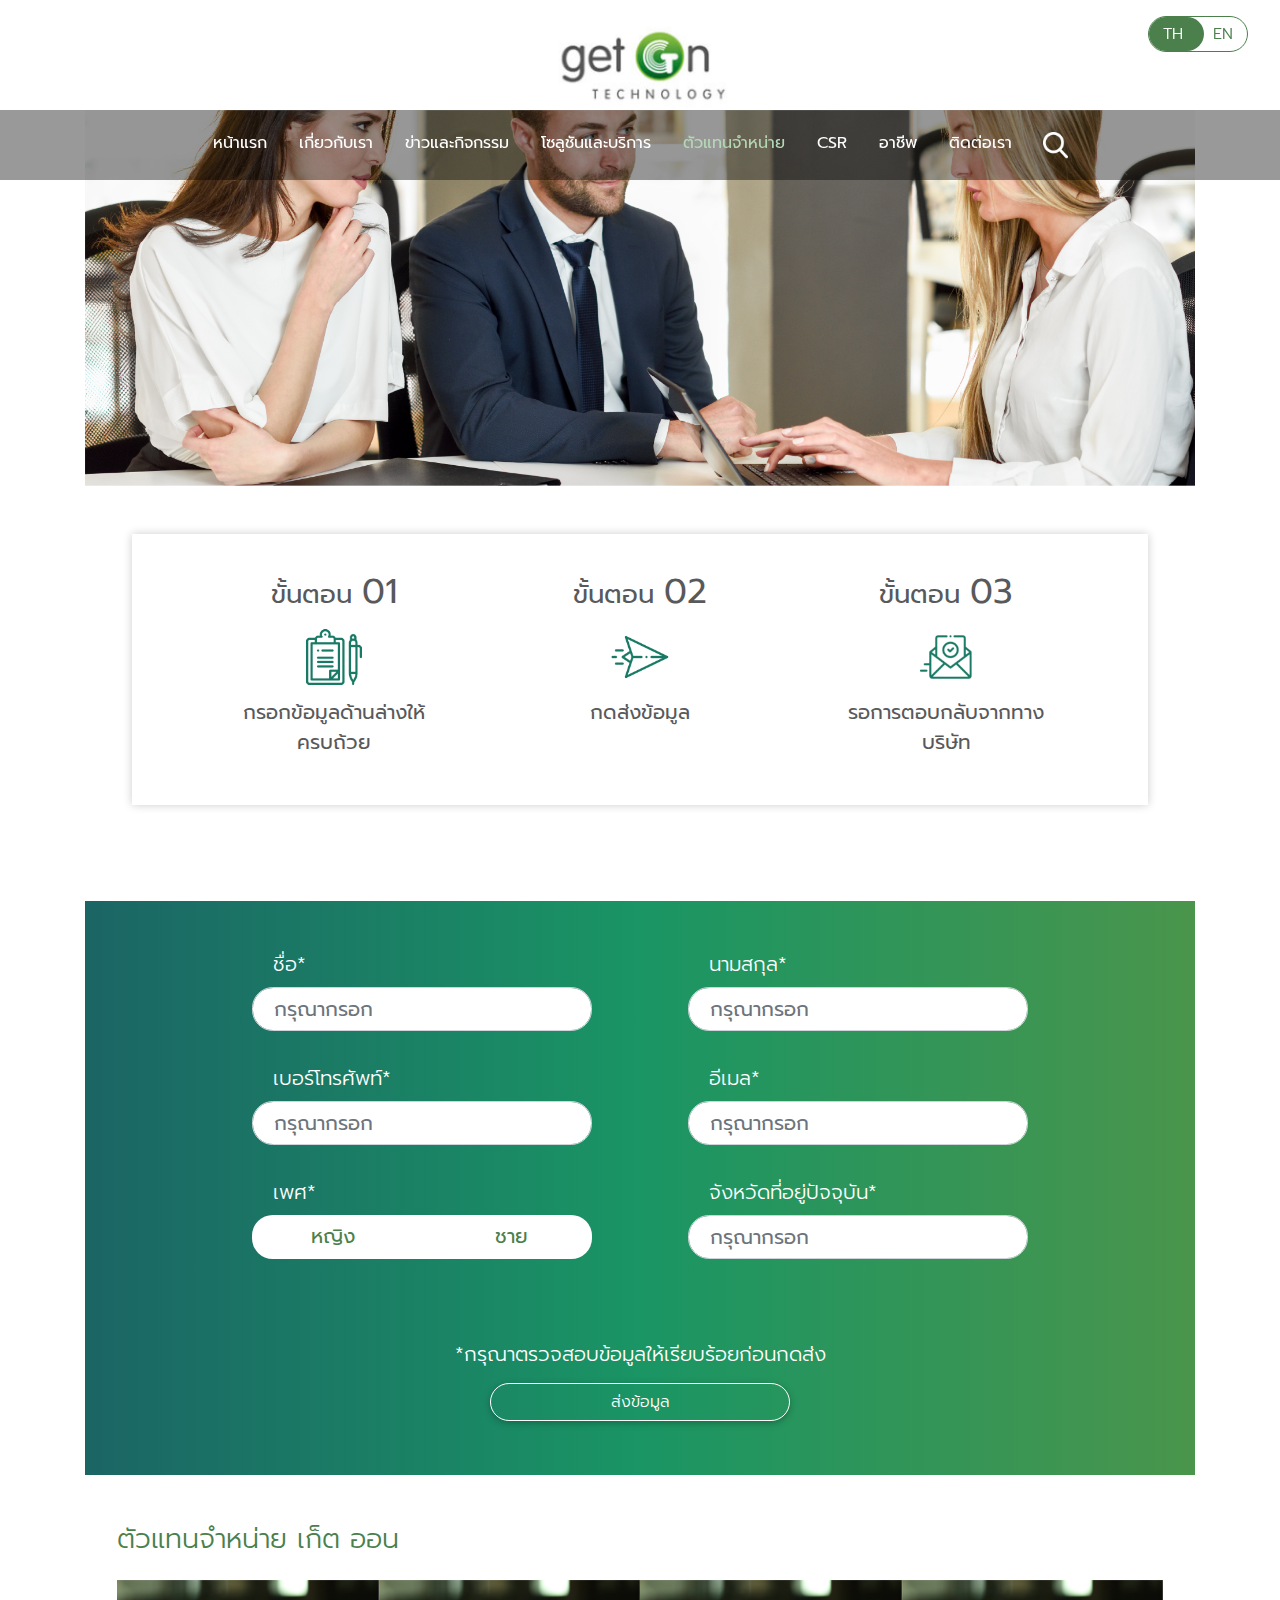
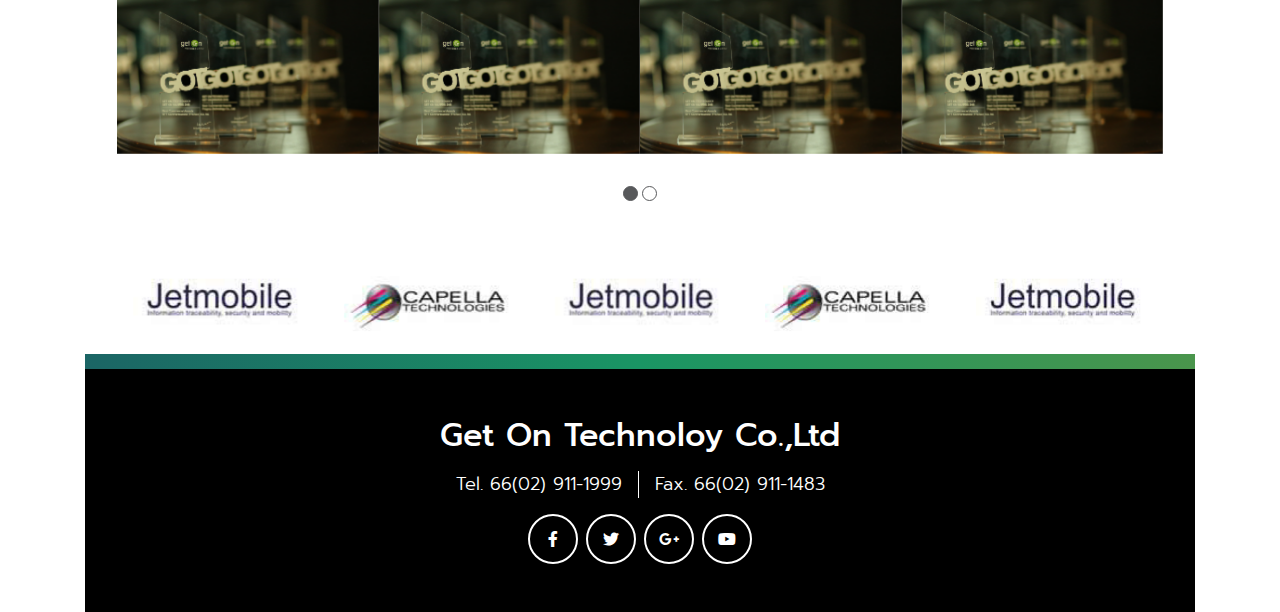
<file: agent.html>
<!DOCTYPE html>
<html lang="en">

<head>
  <meta charset="UTF-8" />
  <meta name="viewport" content="width=device-width, initial-scale=1, shrink-to-fit=no" />
  <meta http-equiv="x-ua-compatible" content="ie=edge" />
  <title>GetOn Technology</title>
  <link rel="icon" href="./img/favicon.ico" type="image/x-icon" />
  <link rel="stylesheet" href="https://use.fontawesome.com/releases/v5.11.2/css/all.css" />
  <link rel="stylesheet" href="./css/bootstrap.min.css" />
  <link rel="stylesheet" href="./css/mdb.min.css" />
  <link rel="stylesheet" href="./assets/OwlCarousel/assets/owl.carousel.min.css" />
  <link rel="stylesheet" href="./assets/OwlCarousel/assets/owl.theme.default.min.css" />
  <link rel="stylesheet" href="./assets/fancybox/jquery.fancybox.min.css" />
  <link rel="stylesheet"
    href="https://earthchie.github.io/jquery.Thailand.js/jquery.Thailand.js/dist/jquery.Thailand.min.css">
  <link rel="stylesheet" href="./css/style.css" />
</head>

<body>
  <div class="container">
    <header class="header-geton">
      <div class="div-header-logo">
        <img src="./img/logo_header.jpg" class="logo-header" />
        <div class="label-switch-lang">
          <label class="switch" for="switchlang">
            <input type="checkbox" id="switchlang" />
            <div class="slider round"></div>
            <div class="box-text-lang box-th active">TH</div>
            <div class="box-text-lang box-en">EN</div>
          </label>
        </div>
        <button class="navbar-toggler btn-nav-responsive" type="button" data-toggle="collapse"
          data-target="#navbarSupportedContent" aria-controls="navbarSupportedContent" aria-expanded="false"
          aria-label="Toggle navigation">
          <span class="dark-blue-text"><i class="fas fa-bars fa-1x"></i></span>
        </button>
      </div>
      <div class="nav-geton collapse navbar-collapse" id="navbarSupportedContent">
        <ul class="ul-nav-geton">
          <li class="li-nav-geton">
            <a href="index.html" class="a-nav-geton">
              หน้าแรก
            </a>
          </li>
          <li class="li-nav-geton">
            <a href="about.html" class="a-nav-geton">
              เกี่ยวกับเรา
            </a>
          </li>
          <li class="li-nav-geton">
            <a href="news.html" class="a-nav-geton">
              ข่าวและกิจกรรม
            </a>
          </li>
          <li class="li-nav-geton">
            <a href="services.html" class="a-nav-geton">
              โซลูชันและบริการ
            </a>
          </li>
          <li class="li-nav-geton">
            <a href="agent.html" class="a-nav-geton active">
              ตัวแทนจำหน่าย
            </a>
          </li>
          <li class="li-nav-geton">
            <a href="csr.html" class="a-nav-geton">
              CSR
            </a>
          </li>
          <li class="li-nav-geton">
            <a href="ocupations.html" class="a-nav-geton">
              อาชีพ
            </a>
          </li>
          <li class="li-nav-geton">
            <a href="contact.html" class="a-nav-geton">
              ติดต่อเรา
            </a>
          </li>
          <li class="li-nav-geton">
            <a data-toggle="collapse" href="#boxsearch" aria-expanded="false" aria-controls="boxsearch"
              class="a-nav-geton btn-search li-contain-btn-search collapsed">

            </a>
            <input class="form-control input-search-nav" placeholder="ค้นหา">
          </li>
        </ul>
      </div>
      <div id="boxsearch" class="box-search collapse">
        <div class="container">
          <div class="row justify-content-center">
            <div class="col-12 col-md-6">
              <input class="form-control input-search-nav" placeholder="ค้นหา">
            </div>
          </div>
        </div>
      </div>
    </header>
    <main class="main-geton">
      <div class="banner-news">
        <img src="./img/banner-agent.jpg" class="w-100 img-fluid">
      </div>
      <div class="section-content-news py-5">
        <div class="container-fluid">
          <div class="row justify-content-center">
            <div class="col-12">
              <div class="box-card-agent">
                <div class="row justify-content-center justify-content-lg-around">
                  <div class="col-12 col-md-4 col-lg-3 text-center">
                    <p class="txt-step-agent">ขั้นตอน <span>01</span></p>
                    <img src="./img/agent/1.png" class="icon-agent-step">
                    <p class="txt-steap-agent-detail">
                      กรอกข้อมูลด้านล่างให้ครบถ้วย
                    </p>
                    <hr class="d-md-none">
                  </div>
                  <div class="col-12 col-md-4 col-lg-3 text-center">
                    <p class="txt-step-agent">ขั้นตอน <span>02</span></p>
                    <img src="./img/agent/2.png" class="icon-agent-step">
                    <p class="txt-steap-agent-detail">
                      กดส่งข้อมูล
                    </p>
                    <hr class="d-md-none">
                  </div>
                  <div class="col-12 col-md-4 col-lg-3 text-center">
                    <p class="txt-step-agent">ขั้นตอน <span>03</span></p>
                    <img src="./img/agent/3.png" class="icon-agent-step">
                    <p class="txt-steap-agent-detail">
                      รอการตอบกลับจากทางบริษัท
                    </p>
                  </div>
                </div>
              </div>
            </div>
          </div>
        </div>
      </div>
      <div class="update-product">
        <div class="container-fluid">
          <div class="row justify-content-lg-center">
            <div class="col-12 col-md-6 col-lg-5 px-lg-5 mb-3 mb-md-3 mb-lg-4">
              <p class="txt-label-form">ชื่อ*</p>
              <input class="form-control form-input-geton" type="text" placeholder="กรุณากรอก">
            </div>
            <div class="col-12 col-md-6 col-lg-5 px-lg-5 mb-3 mb-md-3 mb-lg-4">
              <p class="txt-label-form">นามสกุล*</p>
              <input class="form-control form-input-geton" type="text" placeholder="กรุณากรอก">
            </div>
            <div class="col-12 col-md-6 col-lg-5 px-lg-5 mb-3 mb-md-3 mb-lg-4">
              <p class="txt-label-form">เบอร์โทรศัพท์*</p>
              <input class="form-control form-input-geton" type="text" placeholder="กรุณากรอก">
            </div>
            <div class="col-12 col-md-6 col-lg-5 px-lg-5 mb-3 mb-md-3 mb-lg-4">
              <p class="txt-label-form">อีเมล*</p>
              <input class="form-control form-input-geton" type="text" placeholder="กรุณากรอก">
            </div>
            <div class="col-12 col-md-6 col-lg-5 px-lg-5 mb-3 mb-md-3 mb-lg-4">
              <p class="txt-label-form">เพศ*</p>
              <div class="form-input-geton geton-radio">
                <div class="row">
                  <div class="col-6">
                    <div class="custom-control custom-radio custom-control-radio-geton">
                      <input type="radio" class="custom-control-input" id="female" name="sex">
                      <label class="custom-control-label" for="female">หญิง</label>
                    </div>
                  </div>
                  <div class="col-6">
                    <div class="custom-control custom-radio custom-control-radio-geton">
                      <input type="radio" class="custom-control-input" id="male" name="sex">
                      <label class="custom-control-label" for="male">ชาย</label>
                    </div>
                  </div>
                </div>
              </div>
            </div>
            <div class="col-12 col-md-6 col-lg-5 px-lg-5 mb-3 mb-md-3 mb-lg-4">
              <p class="txt-label-form">จังหวัดที่อยู่ปัจจุบัน*</p>
              <div class="autocomplete">
                <input id="province" class="form-control form-input-geton" type="text" placeholder="กรุณากรอก">
              </div>
            </div>
            <div class="col-12 text-center mt-md-3 mt-lg-5">
              <p class="txt-label-form pl-0">*กรุณาตรวจสอบข้อมูลให้เรียบร้อยก่อนกดส่ง</p>
              <button class="btn btn-send-agent">ส่งข้อมูล</button>
            </div>
          </div>
        </div>
      </div>
      <div class="box-images-detail-news mt-5">
        <h3 class="h3-responsive c-4b804c mb-4">ตัวแทนจำหน่าย เก็ต ออน</h3>
        <div id="images-agent" class="owl-carousel">
          <div>
            <a href="./img/img_detail_news.jpg" data-fancybox="gallery">
              <img src="./img/img_detail_news.jpg">
            </a>
          </div>
          <div>
            <a href="./img/img_detail_news.jpg" data-fancybox="gallery">
              <img src="./img/img_detail_news.jpg">
            </a>
          </div>
          <div>
            <a href="./img/img_detail_news.jpg" data-fancybox="gallery">
              <img src="./img/img_detail_news.jpg">
            </a>
          </div>
          <div>
            <a href="./img/img_detail_news.jpg" data-fancybox="gallery">
              <img src="./img/img_detail_news.jpg">
            </a>
          </div>
          <div>
            <a href="./img/img_detail_news.jpg" data-fancybox="gallery">
              <img src="./img/img_detail_news.jpg">
            </a>
          </div>
          
          <div>
            <a href="./img/img_detail_news.jpg" data-fancybox="gallery">
              <img src="./img/img_detail_news.jpg">
            </a>
          </div>
        </div>
      </div>
    </main>
    <footer>
      <div class="section-customer">
        <div id="footer-owl-carousel" class="owl-carousel">
          <div>
            <a href="#">
              <img src="./img/customer/banner-customer-1.png">
            </a>
          </div>
          <div>
            <a href="#">
              <img src="./img/customer/banner-customer-2.png">
            </a>
          </div>
          <div>
            <a href="#">
              <img src="./img/customer/banner-customer-1.png">
            </a>
          </div>
          <div>
            <a href="#">
              <img src="./img/customer/banner-customer-2.png">
            </a>
          </div>
          <div>
            <a href="#">
              <img src="./img/customer/banner-customer-1.png">
            </a>
          </div>
          <div>
            <a href="#">
              <img src="./img/customer/banner-customer-2.png">
            </a>
          </div>
        </div>
      </div>
      <div class="line-footer"></div>
      <div class="section-footer">
        <h2 class="h2-responsive text-center white-text fw-500 mb-3">
          Get On Technoloy Co.,Ltd
        </h2>
        <ul class="footer-contact">
          <li class="li-footer-contact">
            Tel. 66(02) 911-1999
          </li>
          <li class="li-footer-contact">
            Fax. 66(02) 911-1483
          </li>
        </ul>
        <ul class="footer-social">
          <li class="li-footer-social">
            <a href="" class="link-footer-social">
              <i class="fab fa-facebook-f"></i>
            </a>
          </li>
          <li class="li-footer-social">
            <a href="" class="link-footer-social">
              <i class="fab fa-twitter"></i>
            </a>
          </li>
          <li class="li-footer-social">
            <a href="" class="link-footer-social">
              <i class="fab fa-google-plus-g"></i>
            </a>
          </li>
          <li class="li-footer-social">
            <a href="" class="link-footer-social">
              <i class="fab fa-youtube"></i>
            </a>
          </li>
        </ul>
      </div>
    </footer>
  </div>
  <script type="text/javascript" src="./js/jquery.min.js"></script>
  <script type="text/javascript" src="./js/popper.min.js"></script>
  <script type="text/javascript" src="./js/bootstrap.min.js"></script>
  <script type="text/javascript" src="./js/mdb.min.js"></script>
  <script type="text/javascript" src="./assets/OwlCarousel/owl.carousel.min.js"></script>
  <script type="text/javascript" src="./assets/fancybox/jquery.fancybox.min.js"></script>
  <script type="text/javascript" src="./js/core.js"></script>
  <script>
    autocomplete(document.getElementById("province"), changwat);
  </script>
</body>

</html>
</file>
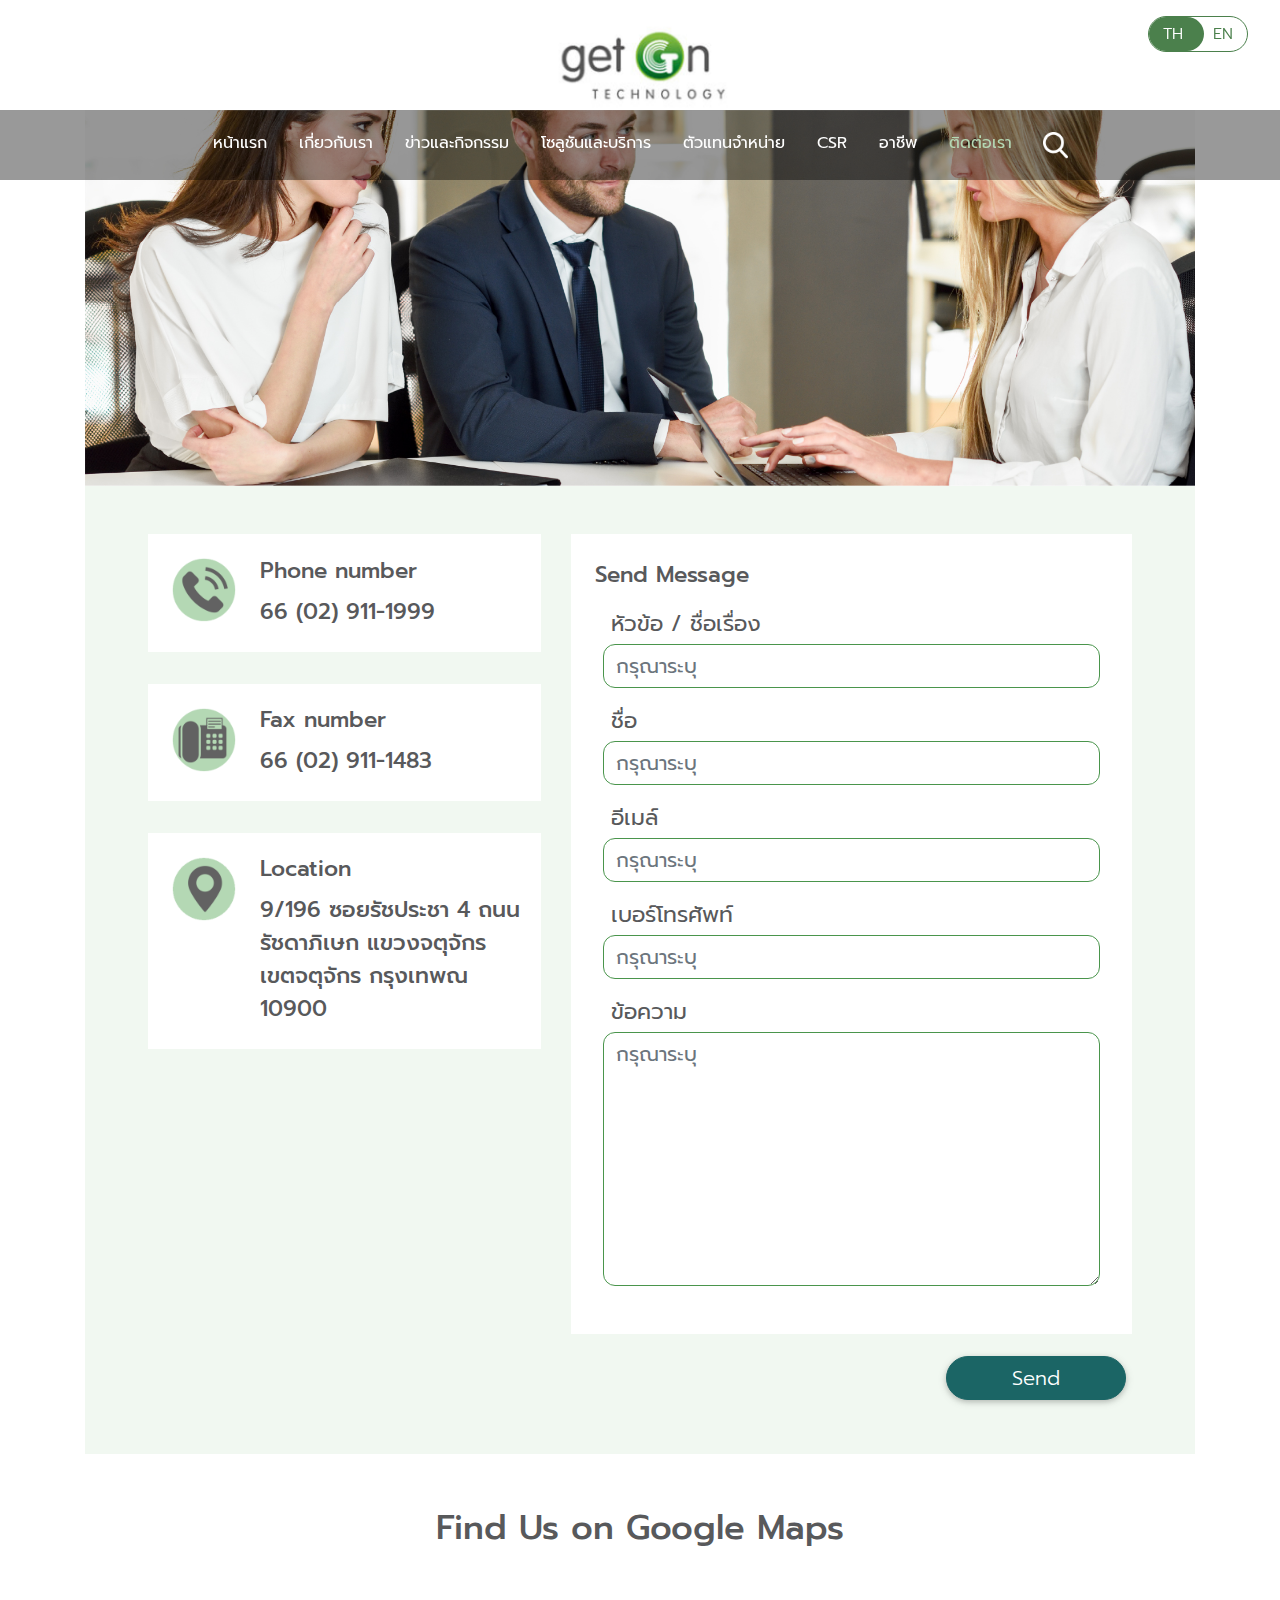
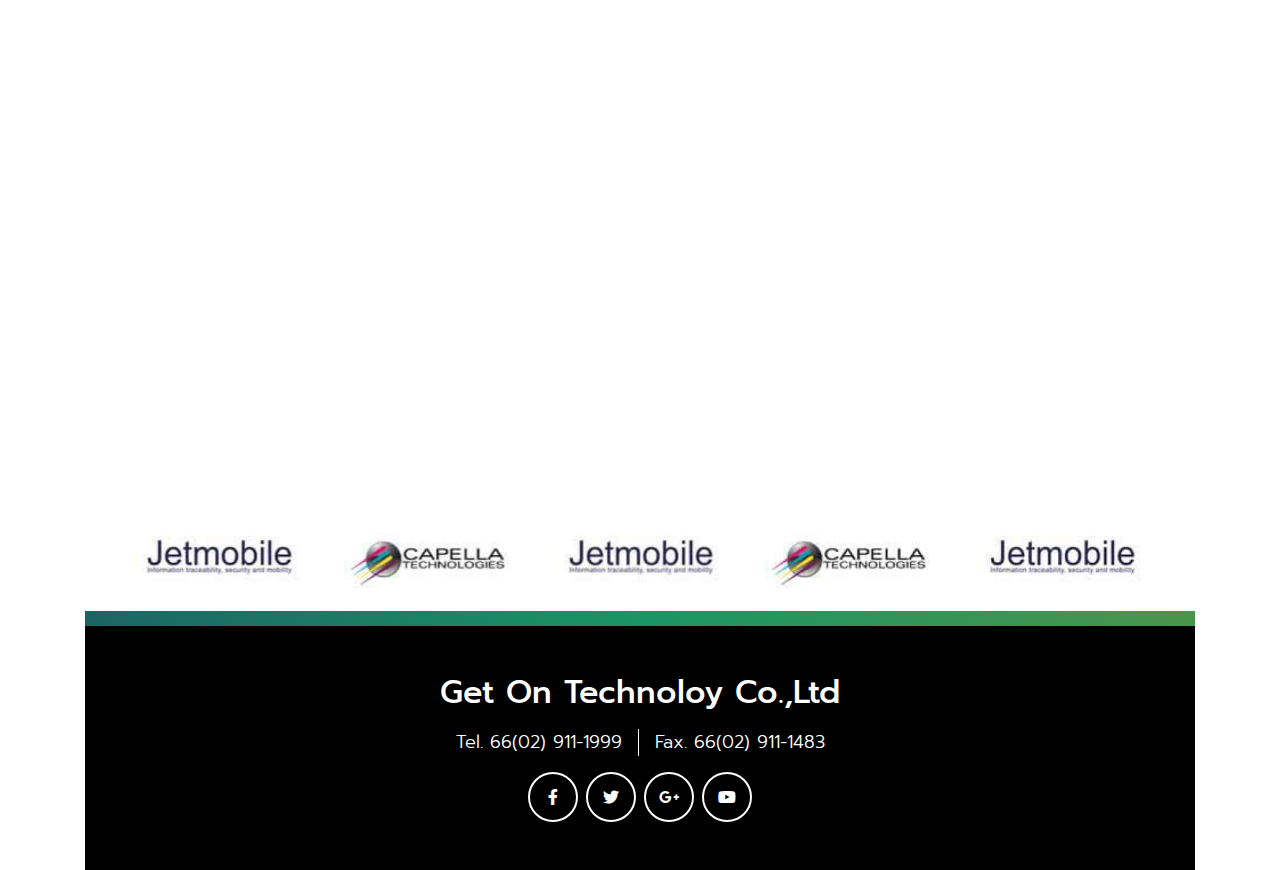
<file: contact.html>
<!DOCTYPE html>
<html lang="en">

<head>
  <meta charset="UTF-8" />
  <meta name="viewport" content="width=device-width, initial-scale=1, shrink-to-fit=no" />
  <meta http-equiv="x-ua-compatible" content="ie=edge" />
  <title>GetOn Technology</title>
  <link rel="icon" href="./img/favicon.ico" type="image/x-icon" />
  <link rel="stylesheet" href="https://use.fontawesome.com/releases/v5.11.2/css/all.css" />
  <link rel="stylesheet" href="./css/bootstrap.min.css" />
  <link rel="stylesheet" href="./css/mdb.min.css" />
  <link rel="stylesheet" href="./assets/OwlCarousel/assets/owl.carousel.min.css" />
  <link rel="stylesheet" href="./assets/OwlCarousel/assets/owl.theme.default.min.css" />
  <link rel="stylesheet" href="./assets/fancybox/jquery.fancybox.min.css" />
  <link rel="stylesheet"
    href="https://earthchie.github.io/jquery.Thailand.js/jquery.Thailand.js/dist/jquery.Thailand.min.css">
  <link rel="stylesheet" href="./css/style.css" />
</head>

<body>
  <div class="container">
    <header class="header-geton">
      <div class="div-header-logo">
        <img src="./img/logo_header.jpg" class="logo-header" />
        <div class="label-switch-lang">
          <label class="switch" for="switchlang">
            <input type="checkbox" id="switchlang" />
            <div class="slider round"></div>
            <div class="box-text-lang box-th active">TH</div>
            <div class="box-text-lang box-en">EN</div>
          </label>
        </div>
        <button class="navbar-toggler btn-nav-responsive" type="button" data-toggle="collapse"
          data-target="#navbarSupportedContent" aria-controls="navbarSupportedContent" aria-expanded="false"
          aria-label="Toggle navigation">
          <span class="dark-blue-text"><i class="fas fa-bars fa-1x"></i></span>
        </button>
      </div>
      <div class="nav-geton collapse navbar-collapse" id="navbarSupportedContent">
        <ul class="ul-nav-geton">
          <li class="li-nav-geton">
            <a href="index.html" class="a-nav-geton">
              หน้าแรก
            </a>
          </li>
          <li class="li-nav-geton">
            <a href="about.html" class="a-nav-geton">
              เกี่ยวกับเรา
            </a>
          </li>
          <li class="li-nav-geton">
            <a href="news.html" class="a-nav-geton">
              ข่าวและกิจกรรม
            </a>
          </li>
          <li class="li-nav-geton">
            <a href="services.html" class="a-nav-geton">
              โซลูชันและบริการ
            </a>
          </li>
          <li class="li-nav-geton">
            <a href="agent.html" class="a-nav-geton">
              ตัวแทนจำหน่าย
            </a>
          </li>
          <li class="li-nav-geton">
            <a href="csr.html" class="a-nav-geton">
              CSR
            </a>
          </li>
          <li class="li-nav-geton">
            <a href="ocupations.html" class="a-nav-geton">
              อาชีพ
            </a>
          </li>
          <li class="li-nav-geton">
            <a href="contact.html" class="a-nav-geton active">
              ติดต่อเรา
            </a>
          </li>
          <li class="li-nav-geton">
            <a data-toggle="collapse" href="#boxsearch" aria-expanded="false" aria-controls="boxsearch"
              class="a-nav-geton btn-search li-contain-btn-search collapsed">

            </a>
            <input class="form-control input-search-nav" placeholder="ค้นหา">
          </li>
        </ul>
      </div>
      <div id="boxsearch" class="box-search collapse">
        <div class="container">
          <div class="row justify-content-center">
            <div class="col-12 col-md-6">
              <input class="form-control input-search-nav" placeholder="ค้นหา">
            </div>
          </div>
        </div>
      </div>
    </header>
    <main class="main-geton">
      <div class="banner-news">
        <img src="./img/banner-agent.jpg" class="w-100 img-fluid">
      </div>
      <div class="section-content-contact py-5">
        <div class="container-fluid">
          <div class="row justify-content-center">
            <div class="col-12 col-lg-5">
              <div class="box-contact-type type-phone">
                <p>Phone number</p>
                <p>66 (02) 911-1999</p>
              </div>
              <div class="box-contact-type type-fax">
                <p>Fax number</p>
                <p>66 (02) 911-1483</p>
              </div>
              <div class="box-contact-type type-pin">
                <p>Location</p>
                <p>9/196 ซอยรัชประชา 4 ถนนรัชดาภิเษก แขวงจตุจักร เขตจตุจักร กรุงเทพณ 10900</p>
              </div>
            </div>
            <div class="col-12 col-lg-7">
              <div class="box-send-mes">
                <p class="text-title-send mb-2">Send Message</p>
                <div class="box-form-send">
                  <p class="label-send-form">
                    หัวข้อ / ชื่อเรื่อง
                  </p>
                  <input class="form-control input-send-form" placeholder="กรุณาระบุ">
                  <p class="label-send-form">
                    ชื่อ
                  </p>
                  <input class="form-control input-send-form" placeholder="กรุณาระบุ">
                  <p class="label-send-form">
                    อีเมล์
                  </p>
                  <input class="form-control input-send-form" placeholder="กรุณาระบุ">
                  <p class="label-send-form">
                    เบอร์โทรศัพท์
                  </p>
                  <input class="form-control input-send-form" placeholder="กรุณาระบุ">
                  <p class="label-send-form">
                    ข้อความ
                  </p>
                  <textarea class="form-control input-send-form " id="exampleFormControlTextarea1" rows="8"
                    placeholder="กรุณาระบุ"></textarea>
                </div>
              </div>
              <div class="w-100 text-right mt-3">
                <button class="btn btn-send-form">Send</button>
              </div>
            </div>
          </div>
        </div>
      </div>
      <div class="section-map py-5">
        <p class="text-find-map">Find Us on Google Maps</p>
        <iframe
          src="https://www.google.com/maps/embed?pb=!1m18!1m12!1m3!1d3874.1559185563374!2d100.54427731543191!3d13.829674399208642!2m3!1f0!2f0!3f0!3m2!1i1024!2i768!4f13.1!3m3!1m2!1s0x30e29c8bde40fed9%3A0x7556f861c3bfad69!2z4LmA4LiB4LmH4LiVIOC4reC4reC4mSDguYDguJfguITguYLguJnguYLguKXguKLguLU!5e0!3m2!1sth!2sth!4v1577977967861!5m2!1sth!2sth"
          width="100%" height="450" frameborder="0" style="border:0;" allowfullscreen=""></iframe>
      </div>
    </main>
    <footer>
      <div class="section-customer">
        <div id="footer-owl-carousel" class="owl-carousel">
          <div>
            <a href="#">
              <img src="./img/customer/banner-customer-1.png">
            </a>
          </div>
          <div>
            <a href="#">
              <img src="./img/customer/banner-customer-2.png">
            </a>
          </div>
          <div>
            <a href="#">
              <img src="./img/customer/banner-customer-1.png">
            </a>
          </div>
          <div>
            <a href="#">
              <img src="./img/customer/banner-customer-2.png">
            </a>
          </div>
          <div>
            <a href="#">
              <img src="./img/customer/banner-customer-1.png">
            </a>
          </div>
          <div>
            <a href="#">
              <img src="./img/customer/banner-customer-2.png">
            </a>
          </div>
        </div>
      </div>
      <div class="line-footer"></div>
      <div class="section-footer">
        <h2 class="h2-responsive text-center white-text fw-500 mb-3">
          Get On Technoloy Co.,Ltd
        </h2>
        <ul class="footer-contact">
          <li class="li-footer-contact">
            Tel. 66(02) 911-1999
          </li>
          <li class="li-footer-contact">
            Fax. 66(02) 911-1483
          </li>
        </ul>
        <ul class="footer-social">
          <li class="li-footer-social">
            <a href="" class="link-footer-social">
              <i class="fab fa-facebook-f"></i>
            </a>
          </li>
          <li class="li-footer-social">
            <a href="" class="link-footer-social">
              <i class="fab fa-twitter"></i>
            </a>
          </li>
          <li class="li-footer-social">
            <a href="" class="link-footer-social">
              <i class="fab fa-google-plus-g"></i>
            </a>
          </li>
          <li class="li-footer-social">
            <a href="" class="link-footer-social">
              <i class="fab fa-youtube"></i>
            </a>
          </li>
        </ul>
      </div>
    </footer>
  </div>
  <script type="text/javascript" src="./js/jquery.min.js"></script>
  <script type="text/javascript" src="./js/popper.min.js"></script>
  <script type="text/javascript" src="./js/bootstrap.min.js"></script>
  <script type="text/javascript" src="./js/mdb.min.js"></script>
  <script type="text/javascript" src="./assets/OwlCarousel/owl.carousel.min.js"></script>
  <script type="text/javascript" src="./assets/fancybox/jquery.fancybox.min.js"></script>
  <script type="text/javascript" src="./js/core.js"></script>
  <script>
    autocomplete(document.getElementById("province"), changwat);
  </script>
</body>

</html>
</file>
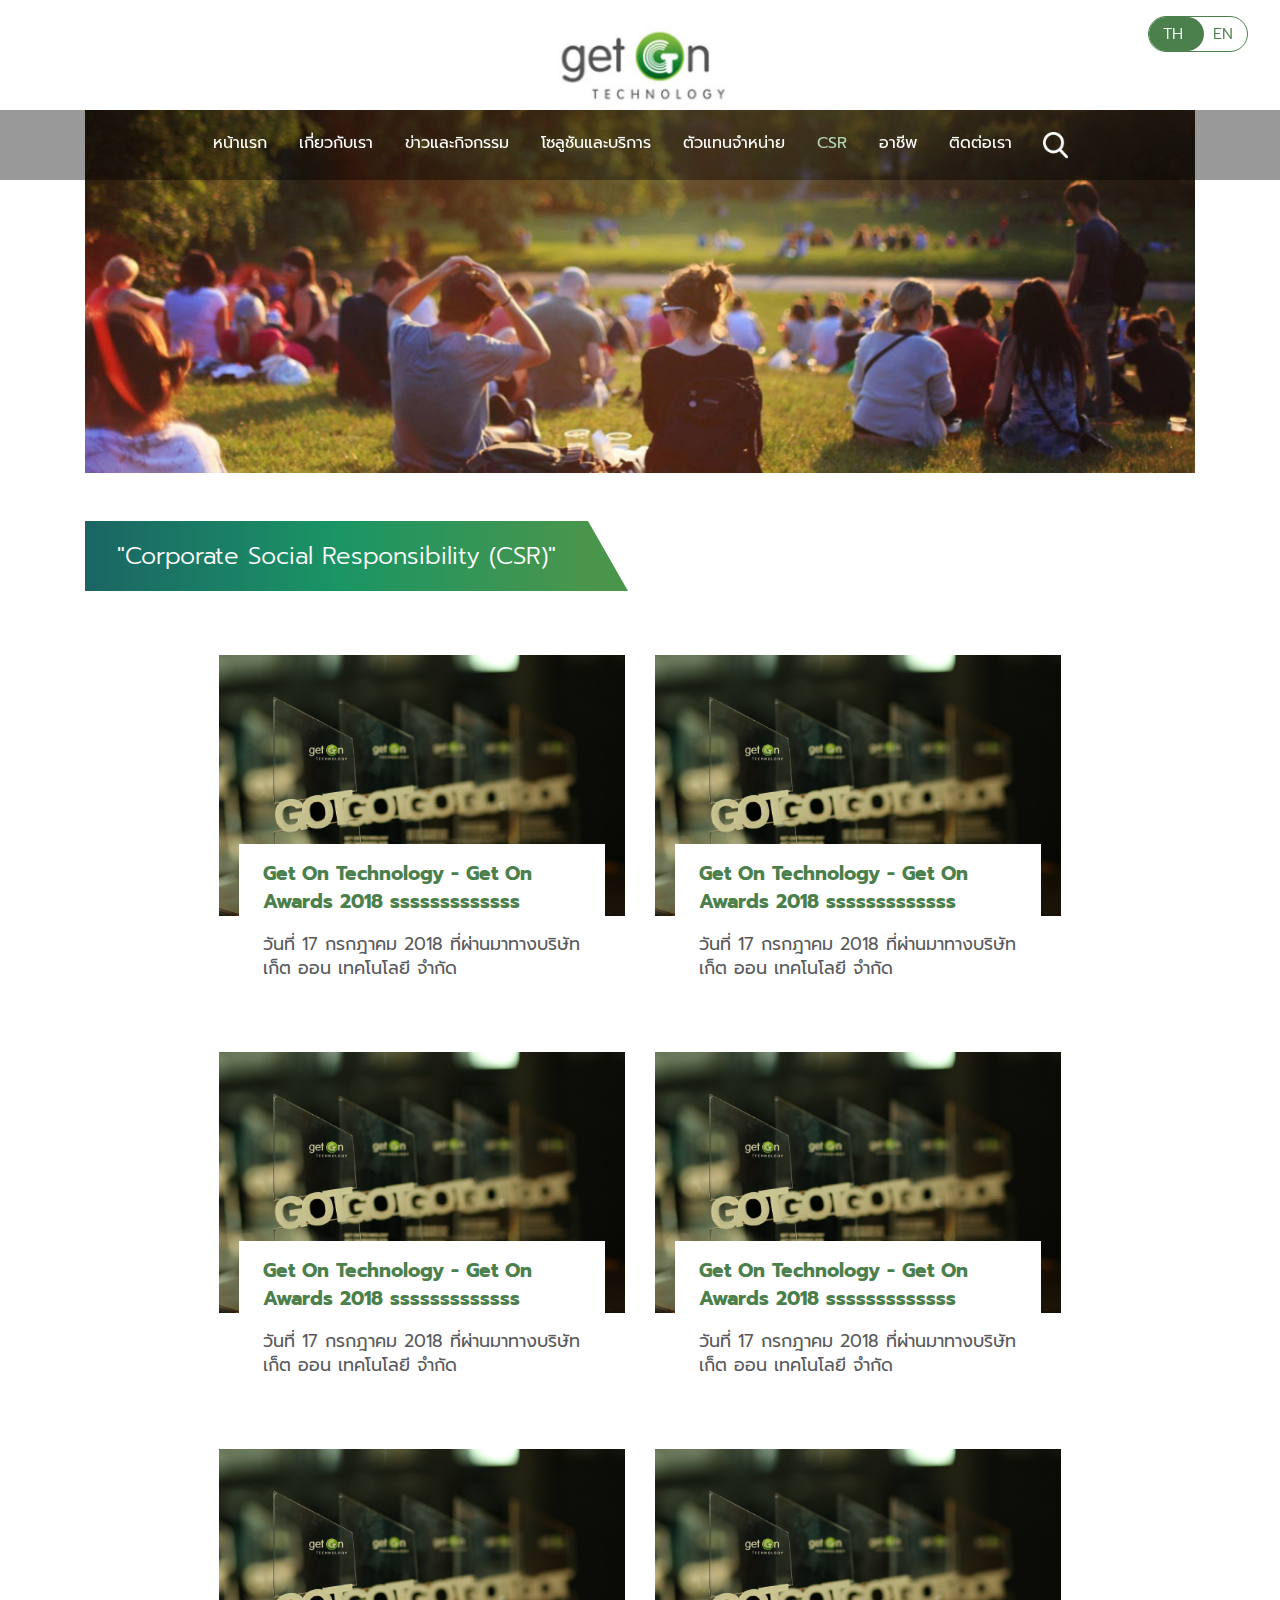
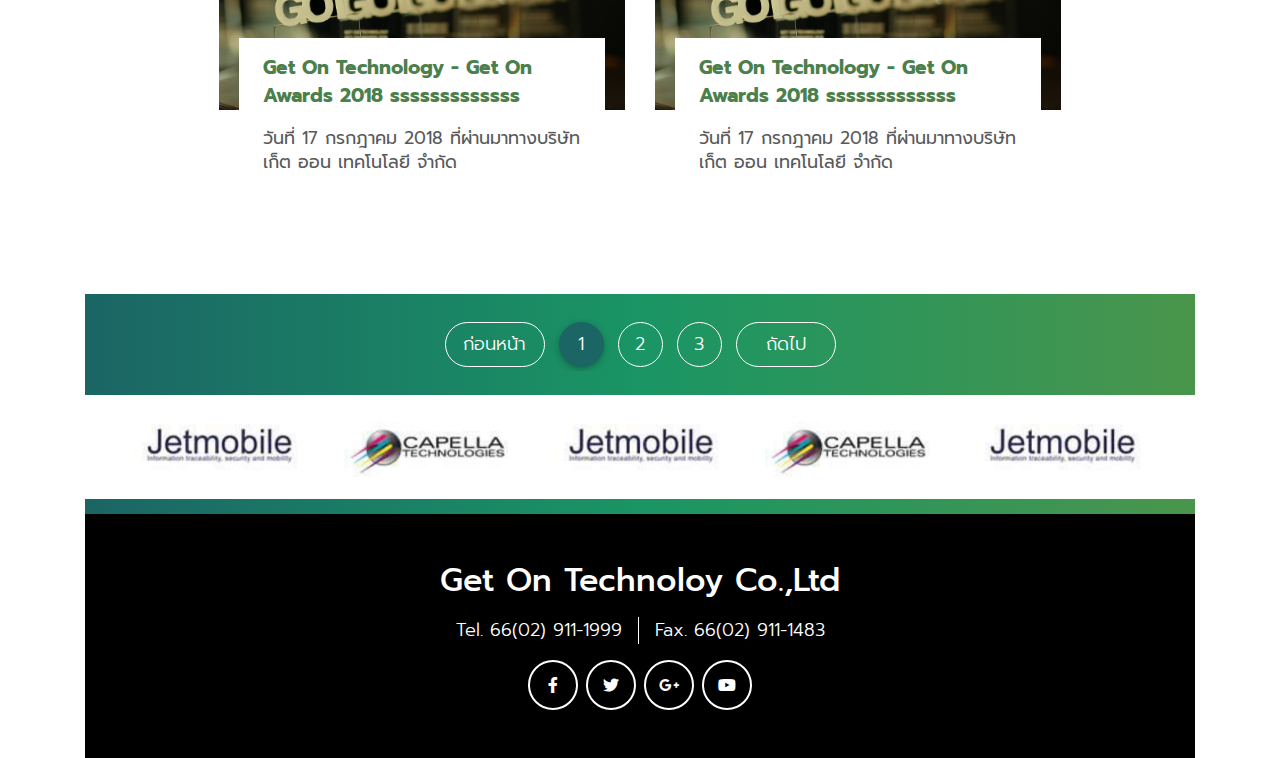
<file: csr.html>
<!DOCTYPE html>
<html lang="en">

<head>
  <meta charset="UTF-8" />
  <meta name="viewport" content="width=device-width, initial-scale=1, shrink-to-fit=no" />
  <meta http-equiv="x-ua-compatible" content="ie=edge" />
  <title>GetOn Technology</title>
  <link rel="icon" href="./img/favicon.ico" type="image/x-icon" />
  <link rel="stylesheet" href="https://use.fontawesome.com/releases/v5.11.2/css/all.css" />
  <link rel="stylesheet" href="./css/bootstrap.min.css" />
  <link rel="stylesheet" href="./css/mdb.min.css" />
  <link rel="stylesheet" href="./assets/OwlCarousel/assets/owl.carousel.min.css" />
  <link rel="stylesheet" href="./assets/OwlCarousel/assets/owl.theme.default.min.css" />
  <link rel="stylesheet" href="./assets/fancybox/jquery.fancybox.min.css" />
  <link rel="stylesheet" href="./css/style.css" />
</head>

<body>
  <div class="container">
    <header class="header-geton">
      <div class="div-header-logo">
        <img src="./img/logo_header.jpg" class="logo-header" />
        <div class="label-switch-lang">
          <label class="switch" for="switchlang">
            <input type="checkbox" id="switchlang" />
            <div class="slider round"></div>
            <div class="box-text-lang box-th active">TH</div>
            <div class="box-text-lang box-en">EN</div>
          </label>
        </div>
        <button class="navbar-toggler btn-nav-responsive" type="button" data-toggle="collapse"
          data-target="#navbarSupportedContent" aria-controls="navbarSupportedContent" aria-expanded="false"
          aria-label="Toggle navigation">
          <span class="dark-blue-text"><i class="fas fa-bars fa-1x"></i></span>
        </button>
      </div>
      <div class="nav-geton collapse navbar-collapse" id="navbarSupportedContent">
        <ul class="ul-nav-geton">
          <li class="li-nav-geton">
            <a href="index.html" class="a-nav-geton">
              หน้าแรก
            </a>
          </li>
          <li class="li-nav-geton">
            <a href="about.html" class="a-nav-geton">
              เกี่ยวกับเรา
            </a>
          </li>
          <li class="li-nav-geton">
            <a href="news.html" class="a-nav-geton">
              ข่าวและกิจกรรม
            </a>
          </li>
          <li class="li-nav-geton">
            <a href="services.html" class="a-nav-geton">
              โซลูชันและบริการ
            </a>
          </li>
          <li class="li-nav-geton">
            <a href="agent.html" class="a-nav-geton">
              ตัวแทนจำหน่าย
            </a>
          </li>
          <li class="li-nav-geton">
            <a href="csr.html" class="a-nav-geton active">
              CSR
            </a>
          </li>
          <li class="li-nav-geton">
            <a href="ocupations.html" class="a-nav-geton">
              อาชีพ
            </a>
          </li>
          <li class="li-nav-geton">
            <a href="contact.html" class="a-nav-geton">
              ติดต่อเรา
            </a>
          </li>
          <li class="li-nav-geton">
            <a data-toggle="collapse" href="#boxsearch" aria-expanded="false" aria-controls="boxsearch"
              class="a-nav-geton btn-search li-contain-btn-search collapsed">

            </a>
            <input class="form-control input-search-nav" placeholder="ค้นหา">
          </li>
        </ul>
      </div>
      <div id="boxsearch" class="box-search collapse">
        <div class="container">
          <div class="row justify-content-center">
            <div class="col-12 col-md-6">
              <input class="form-control input-search-nav" placeholder="ค้นหา">
            </div>
          </div>
        </div>
      </div>
    </header>
    <main class="main-geton">
      <div class="banner-news">
        <img src="./img/banner-csr.jpg" class="w-100 img-fluid">

      </div>
      <p class="text-title-csr">"Corporate Social Responsibility (CSR)"</p>
      <div class="section-content-news">
        
        <div class="container-fluid">
          <div class="row justify-content-center">
            <div class="col-12 col-md-6 col-lg-5 mb-4 mb-lg-5">
              <a href="csr_detail.html">
                <div class="box-event-geton">
                  <div class="view overlay zoom">
                    <img src="./img/img-event-geton.png" class="img-fluid w-100" alt="zoom">
                  </div>
                  <div class="box-event-geton-body">
                    <h4 class="font-weight-bold c-4b804c mb-3 short-title-event-geton">Get On Technology - Get On Awards
                      2018 sssssssssssss ssssssssssssss sssssssssssssssss</h4>
                    <h5 class="shrot-detail-event-geton">วันที่ 17 กรกฎาคม 2018 ที่ผ่านมาทางบริษัท เก็ต ออน เทคโนโลยี
                      จํากัด</h5>
                  </div>
                </div>
              </a>
            </div>
            <div class="col-12 col-md-6 col-lg-5 mb-4 mb-lg-5">
              <a href="csr_detail.html">
                <div class="box-event-geton">
                  <div class="view overlay zoom">
                    <img src="./img/img-event-geton.png" class="img-fluid w-100" alt="zoom">
                  </div>
                  <div class="box-event-geton-body">
                    <h4 class="font-weight-bold c-4b804c mb-3 short-title-event-geton">Get On Technology - Get On Awards
                      2018 sssssssssssss ssssssssssssss sssssssssssssssss</h4>
                    <h5 class="shrot-detail-event-geton">วันที่ 17 กรกฎาคม 2018 ที่ผ่านมาทางบริษัท เก็ต ออน เทคโนโลยี
                      จํากัด</h5>
                  </div>
                </div>
              </a>
            </div>
            <div class="col-12 col-md-6 col-lg-5 mb-4 mb-lg-5">
              <a href="csr_detail.html">
                <div class="box-event-geton">
                  <div class="view overlay zoom">
                    <img src="./img/img-event-geton.png" class="img-fluid w-100" alt="zoom">
                  </div>
                  <div class="box-event-geton-body">
                    <h4 class="font-weight-bold c-4b804c mb-3 short-title-event-geton">Get On Technology - Get On Awards
                      2018 sssssssssssss ssssssssssssss sssssssssssssssss</h4>
                    <h5 class="shrot-detail-event-geton">วันที่ 17 กรกฎาคม 2018 ที่ผ่านมาทางบริษัท เก็ต ออน เทคโนโลยี
                      จํากัด</h5>
                  </div>
                </div>
              </a>
            </div>
            <div class="col-12 col-md-6 col-lg-5 mb-4 mb-lg-5">
              <a href="csr_detail.html">
                <div class="box-event-geton">
                  <div class="view overlay zoom">
                    <img src="./img/img-event-geton.png" class="img-fluid w-100" alt="zoom">
                  </div>
                  <div class="box-event-geton-body">
                    <h4 class="font-weight-bold c-4b804c mb-3 short-title-event-geton">Get On Technology - Get On Awards
                      2018 sssssssssssss ssssssssssssss sssssssssssssssss</h4>
                    <h5 class="shrot-detail-event-geton">วันที่ 17 กรกฎาคม 2018 ที่ผ่านมาทางบริษัท เก็ต ออน เทคโนโลยี
                      จํากัด</h5>
                  </div>
                </div>
              </a>
            </div>
            <div class="col-12 col-md-6 col-lg-5 mb-4 mb-lg-5">
              <a href="csr_detail.html">
                <div class="box-event-geton">
                  <div class="view overlay zoom">
                    <img src="./img/img-event-geton.png" class="img-fluid w-100" alt="zoom">
                  </div>
                  <div class="box-event-geton-body">
                    <h4 class="font-weight-bold c-4b804c mb-3 short-title-event-geton">Get On Technology - Get On Awards
                      2018 sssssssssssss ssssssssssssss sssssssssssssssss</h4>
                    <h5 class="shrot-detail-event-geton">วันที่ 17 กรกฎาคม 2018 ที่ผ่านมาทางบริษัท เก็ต ออน เทคโนโลยี
                      จํากัด</h5>
                  </div>
                </div>
              </a>
            </div>
            <div class="col-12 col-md-6 col-lg-5 mb-4 mb-lg-5">
              <a href="csr_detail.html">
                <div class="box-event-geton">
                  <div class="view overlay zoom">
                    <img src="./img/img-event-geton.png" class="img-fluid w-100" alt="zoom">
                  </div>
                  <div class="box-event-geton-body">
                    <h4 class="font-weight-bold c-4b804c mb-3 short-title-event-geton">Get On Technology - Get On Awards
                      2018 sssssssssssss ssssssssssssss sssssssssssssssss</h4>
                    <h5 class="shrot-detail-event-geton">วันที่ 17 กรกฎาคม 2018 ที่ผ่านมาทางบริษัท เก็ต ออน เทคโนโลยี
                      จํากัด</h5>
                  </div>
                </div>
              </a>
            </div>

          </div>
        </div>
      </div>
      <div class="section-pagination">
        <nav aria-label="Page navigation">
          <ul class="geton-pagination pagination justify-content-center mb-0">
            <li class="page-item">
              <a class="page-link page-pre">ก่อนหน้า</a>
            </li>
            <li class="page-item active">
              <a class="page-link">1</a>
            </li>
            <li class="page-item">
              <a class="page-link">2</a>
            </li>
            <li class="page-item">
              <a class="page-link">3</a>
            </li>
            <li class="page-item">
              <a class="page-link page-next">ถัดไป</a>
            </li>
          </ul>
        </nav>
      </div>
    </main>
    <footer>
      <div class="section-customer">
        <div id="footer-owl-carousel" class="owl-carousel">
          <div>
            <a href="#">
              <img src="./img/customer/banner-customer-1.png">
            </a>
          </div>
          <div>
            <a href="#">
              <img src="./img/customer/banner-customer-2.png">
            </a>
          </div>
          <div>
            <a href="#">
              <img src="./img/customer/banner-customer-1.png">
            </a>
          </div>
          <div>
            <a href="#">
              <img src="./img/customer/banner-customer-2.png">
            </a>
          </div>
          <div>
            <a href="#">
              <img src="./img/customer/banner-customer-1.png">
            </a>
          </div>
          <div>
            <a href="#">
              <img src="./img/customer/banner-customer-2.png">
            </a>
          </div>
        </div>
      </div>
      <div class="line-footer"></div>
      <div class="section-footer">
        <h2 class="h2-responsive text-center white-text fw-500 mb-3">
          Get On Technoloy Co.,Ltd
        </h2>
        <ul class="footer-contact">
          <li class="li-footer-contact">
            Tel. 66(02) 911-1999
          </li>
          <li class="li-footer-contact">
            Fax. 66(02) 911-1483
          </li>
        </ul>
        <ul class="footer-social">
          <li class="li-footer-social">
            <a href="" class="link-footer-social">
              <i class="fab fa-facebook-f"></i>
            </a>
          </li>
          <li class="li-footer-social">
            <a href="" class="link-footer-social">
              <i class="fab fa-twitter"></i>
            </a>
          </li>
          <li class="li-footer-social">
            <a href="" class="link-footer-social">
              <i class="fab fa-google-plus-g"></i>
            </a>
          </li>
          <li class="li-footer-social">
            <a href="" class="link-footer-social">
              <i class="fab fa-youtube"></i>
            </a>
          </li>
        </ul>
      </div>
    </footer>
  </div>
  <script type="text/javascript" src="./js/jquery.min.js"></script>
  <script type="text/javascript" src="./js/popper.min.js"></script>
  <script type="text/javascript" src="./js/bootstrap.min.js"></script>
  <script type="text/javascript" src="./js/mdb.min.js"></script>
  <script type="text/javascript" src="./assets/OwlCarousel/owl.carousel.min.js"></script>
  <script type="text/javascript" src="./assets/fancybox/jquery.fancybox.min.js"></script>
  <script type="text/javascript" src="./js/core.js"></script>
</body>

</html>
</file>
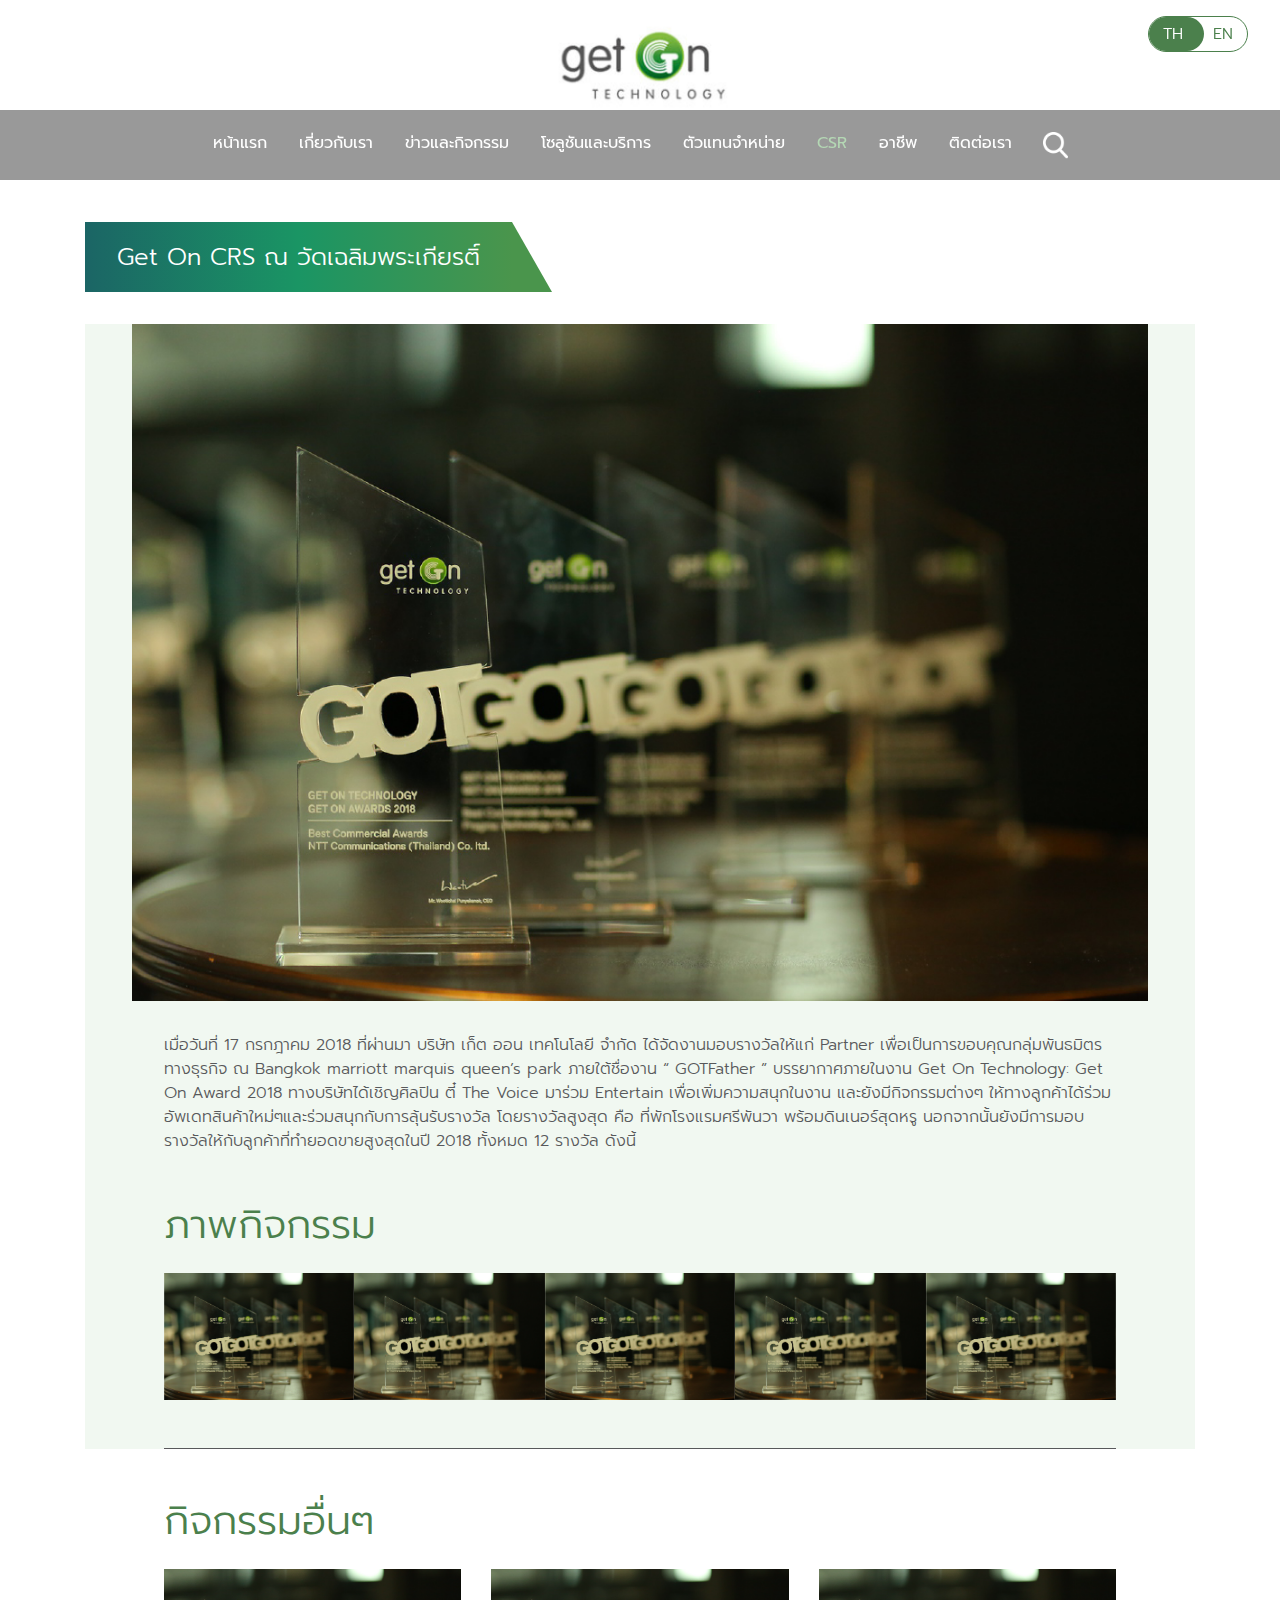
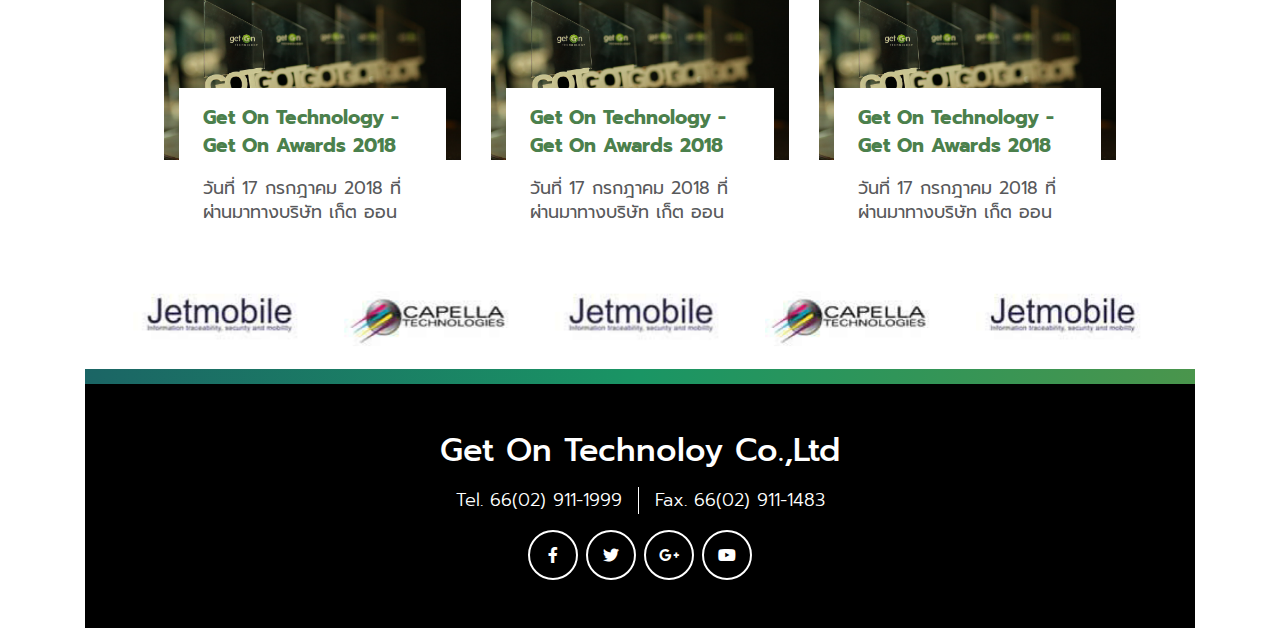
<file: csr_detail.html>
<!DOCTYPE html>
<html lang="en">

<head>
  <meta charset="UTF-8" />
  <meta name="viewport" content="width=device-width, initial-scale=1, shrink-to-fit=no" />
  <meta http-equiv="x-ua-compatible" content="ie=edge" />
  <title>GetOn Technology</title>
  <link rel="icon" href="./img/favicon.ico" type="image/x-icon" />
  <link rel="stylesheet" href="https://use.fontawesome.com/releases/v5.11.2/css/all.css" />
  <link rel="stylesheet" href="./css/bootstrap.min.css" />
  <link rel="stylesheet" href="./css/mdb.min.css" />
  <link rel="stylesheet" href="./assets/OwlCarousel/assets/owl.carousel.min.css" />
  <link rel="stylesheet" href="./assets/OwlCarousel/assets/owl.theme.default.min.css" />
  <link rel="stylesheet" href="./assets/fancybox/jquery.fancybox.min.css" />
  <link rel="stylesheet" href="./css/style.css" />
</head>

<body>
  <div class="container">
    <header class="header-geton">
      <div class="div-header-logo">
        <img src="./img/logo_header.jpg" class="logo-header" />
        <div class="label-switch-lang">
          <label class="switch" for="switchlang">
            <input type="checkbox" id="switchlang" />
            <div class="slider round"></div>
            <div class="box-text-lang box-th active">TH</div>
            <div class="box-text-lang box-en">EN</div>
          </label>
        </div>
        <button class="navbar-toggler btn-nav-responsive" type="button" data-toggle="collapse"
          data-target="#navbarSupportedContent" aria-controls="navbarSupportedContent" aria-expanded="false"
          aria-label="Toggle navigation">
          <span class="dark-blue-text"><i class="fas fa-bars fa-1x"></i></span>
        </button>
      </div>
      <div class="nav-geton collapse navbar-collapse" id="navbarSupportedContent">
        <ul class="ul-nav-geton">
          <li class="li-nav-geton">
            <a href="index.html" class="a-nav-geton">
              หน้าแรก
            </a>
          </li>
          <li class="li-nav-geton">
            <a href="about.html" class="a-nav-geton">
              เกี่ยวกับเรา
            </a>
          </li>
          <li class="li-nav-geton">
            <a href="news.html" class="a-nav-geton">
              ข่าวและกิจกรรม
            </a>
          </li>
          <li class="li-nav-geton">
            <a href="services.html" class="a-nav-geton">
              โซลูชันและบริการ
            </a>
          </li>
          <li class="li-nav-geton">
            <a href="agent.html" class="a-nav-geton">
              ตัวแทนจำหน่าย
            </a>
          </li>
          <li class="li-nav-geton">
            <a href="csr.html" class="a-nav-geton active">
              CSR
            </a>
          </li>
          <li class="li-nav-geton">
            <a href="ocupations.html" class="a-nav-geton">
              อาชีพ
            </a>
          </li>
          <li class="li-nav-geton">
            <a href="contact.html" class="a-nav-geton">
              ติดต่อเรา
            </a>
          </li>
          <li class="li-nav-geton">
            <a data-toggle="collapse" href="#boxsearch" aria-expanded="false" aria-controls="boxsearch"
              class="a-nav-geton btn-search li-contain-btn-search collapsed">

            </a>
            <input class="form-control input-search-nav" placeholder="ค้นหา">
          </li>
        </ul>
      </div>
      <div id="boxsearch" class="box-search collapse">
        <div class="container">
          <div class="row justify-content-center">
            <div class="col-12 col-md-6">
              <input class="form-control input-search-nav" placeholder="ค้นหา">
            </div>
          </div>
        </div>
      </div>
    </header>
    <main class="main-geton">
      <p class="text-title-csr detail">Get On CRS ณ วัดเฉลิมพระเกียรติ์</p>
      <div class="section-content-news bg-f1f8f1 py-0 mt-3">
        <div class="container-fluid">
          <div class="row">
            <div class="col-12">
              <div class="box-img-detail-news">
                <img src="./img/img_detail_news.jpg" class="img-detail-news">
              </div>
              <div class="box-content-detail-news">
                <p class="text-detail-news">เมื่อวันที่ 17 กรกฎาคม 2018 ที่ผ่านมา บริษัท เก็ต ออน เทคโนโลยี จํากัด
                  ได้จัดงานมอบรางวัลให้แก่
                  Partner
                  เพื่อเป็นการขอบคุณกลุ่มพันธมิตรทางธุรกิจ ณ Bangkok marriott marquis queen’s park ภายใต้ชื่องาน “
                  GOTFather ”
                  บรรยากาศภายในงาน Get On Technology: Get On Award 2018 ทางบริษัทได้เชิญศิลปิน ตี๋ The Voice มาร่วม
                  Entertain
                  เพื่อเพิ่มความสนุกในงาน และยังมีกิจกรรมต่างๆ
                  ให้ทางลูกค้าได้ร่วมอัพเดทสินค้าใหม่ๆและร่วมสนุกกับการลุ้นรับรางวัล โดยรางวัลสูงสุด คือ
                  ที่พักโรงแรมศรีพันวา พร้อมดินเนอร์สุดหรู นอกจากนั้นยังมีการมอบรางวัลให้กับลูกค้าที่ทํายอดขายสูงสุดในปี
                  2018 ทั้งหมด 12 รางวัล ดังนี้
                </p>
              </div>
              <div class="box-images-detail-news mt-5">
                <h1 class="h1-responsive c-4b804c mb-4">ภาพกิจกรรม</h1>
                <div id="images-news" class="owl-carousel">
                  <div>
                    <a href="./img/img_detail_news.jpg" data-fancybox="gallery">
                      <img src="./img/img_detail_news.jpg">
                    </a>
                  </div>
                  <div>
                    <a href="./img/img_detail_news.jpg" data-fancybox="gallery">
                      <img src="./img/img_detail_news.jpg">
                    </a>
                  </div>
                  <div>
                    <a href="./img/img_detail_news.jpg" data-fancybox="gallery">
                      <img src="./img/img_detail_news.jpg">
                    </a>
                  </div>
                  <div>
                    <a href="./img/img_detail_news.jpg" data-fancybox="gallery">
                      <img src="./img/img_detail_news.jpg">
                    </a>
                  </div>
                  <div>
                    <a href="./img/img_detail_news.jpg" data-fancybox="gallery">
                      <img src="./img/img_detail_news.jpg">
                    </a>
                  </div>
                </div>
                <hr class="hr-social-news mb-0">
              </div>
            </div>
          </div>
        </div>
      </div>
      <div class="section-relate-news">
        <div class="container-fluid">
          <div class="row">
            <div class="col-12">
              <div class="box-images-detail-news mt-5">
                <h1 class="h1-responsive c-4b804c mb-4">กิจกรรมอื่นๆ</h1>
                <div class="row">
                  <div class="col-12 col-md-6 col-lg-4 mb-3">
                    <a href="#">
                      <div class="box-event-geton">
                        <div class="view overlay zoom">
                          <img src="./img/img-event-geton.png" class="img-fluid " alt="zoom">
                        </div>
                        <div class="box-event-geton-body">
                          <h4 class="font-weight-bold c-4b804c mb-3 short-title-event-geton">Get On Technology - Get On Awards
                            2018 sssssssssssss ssssssssssssss sssssssssssssssss</h4>
                          <h5 class="shrot-detail-event-geton">วันที่ 17 กรกฎาคม 2018 ที่ผ่านมาทางบริษัท เก็ต ออน เทคโนโลยี
                            จํากัด</h5>
                        </div>
                      </div>
                    </a>
                  </div>
                  <div class="col-12 col-md-6 col-lg-4 mb-3">
                    <a href="#">
                      <div class="box-event-geton">
                        <div class="view overlay zoom">
                          <img src="./img/img-event-geton.png" class="img-fluid " alt="zoom">
                        </div>
                        <div class="box-event-geton-body">
                          <h4 class="font-weight-bold c-4b804c mb-3 short-title-event-geton">Get On Technology - Get On Awards
                            2018 sssssssssssss ssssssssssssss sssssssssssssssss</h4>
                          <h5 class="shrot-detail-event-geton">วันที่ 17 กรกฎาคม 2018 ที่ผ่านมาทางบริษัท เก็ต ออน เทคโนโลยี
                            จํากัด</h5>
                        </div>
                      </div>
                    </a>
                  </div>
                  <div class="col-12 col-md-6 col-lg-4 mb-3">
                    <a href="#">
                      <div class="box-event-geton">
                        <div class="view overlay zoom">
                          <img src="./img/img-event-geton.png" class="img-fluid " alt="zoom">
                        </div>
                        <div class="box-event-geton-body">
                          <h4 class="font-weight-bold c-4b804c mb-3 short-title-event-geton">Get On Technology - Get On Awards
                            2018 sssssssssssss ssssssssssssss sssssssssssssssss</h4>
                          <h5 class="shrot-detail-event-geton">วันที่ 17 กรกฎาคม 2018 ที่ผ่านมาทางบริษัท เก็ต ออน เทคโนโลยี
                            จํากัด</h5>
                        </div>
                      </div>
                    </a>
                  </div>
                </div>
              </div>
            </div>
          </div>
        </div>
      </div>
    </main>
    <footer>
      <div class="section-customer">
        <div id="footer-owl-carousel" class="owl-carousel">
          <div>
            <a href="#">
              <img src="./img/customer/banner-customer-1.png">
            </a>
          </div>
          <div>
            <a href="#">
              <img src="./img/customer/banner-customer-2.png">
            </a>
          </div>
          <div>
            <a href="#">
              <img src="./img/customer/banner-customer-1.png">
            </a>
          </div>
          <div>
            <a href="#">
              <img src="./img/customer/banner-customer-2.png">
            </a>
          </div>
          <div>
            <a href="#">
              <img src="./img/customer/banner-customer-1.png">
            </a>
          </div>
          <div>
            <a href="#">
              <img src="./img/customer/banner-customer-2.png">
            </a>
          </div>
        </div>
      </div>
      <div class="line-footer"></div>
      <div class="section-footer">
        <h2 class="h2-responsive text-center white-text fw-500 mb-3">
          Get On Technoloy Co.,Ltd
        </h2>
        <ul class="footer-contact">
          <li class="li-footer-contact">
            Tel. 66(02) 911-1999
          </li>
          <li class="li-footer-contact">
            Fax. 66(02) 911-1483
          </li>
        </ul>
        <ul class="footer-social">
          <li class="li-footer-social">
            <a href="" class="link-footer-social">
              <i class="fab fa-facebook-f"></i>
            </a>
          </li>
          <li class="li-footer-social">
            <a href="" class="link-footer-social">
              <i class="fab fa-twitter"></i>
            </a>
          </li>
          <li class="li-footer-social">
            <a href="" class="link-footer-social">
              <i class="fab fa-google-plus-g"></i>
            </a>
          </li>
          <li class="li-footer-social">
            <a href="" class="link-footer-social">
              <i class="fab fa-youtube"></i>
            </a>
          </li>
        </ul>
      </div>
    </footer>
  </div>
  <script type="text/javascript" src="./js/jquery.min.js"></script>
  <script type="text/javascript" src="./js/popper.min.js"></script>
  <script type="text/javascript" src="./js/bootstrap.min.js"></script>
  <script type="text/javascript" src="./js/mdb.min.js"></script>
  <script type="text/javascript" src="./assets/OwlCarousel/owl.carousel.min.js"></script>
  <script type="text/javascript" src="./assets/fancybox/jquery.fancybox.min.js"></script>
  <script type="text/javascript" src="./js/core.js"></script>
</body>

</html>
</file>
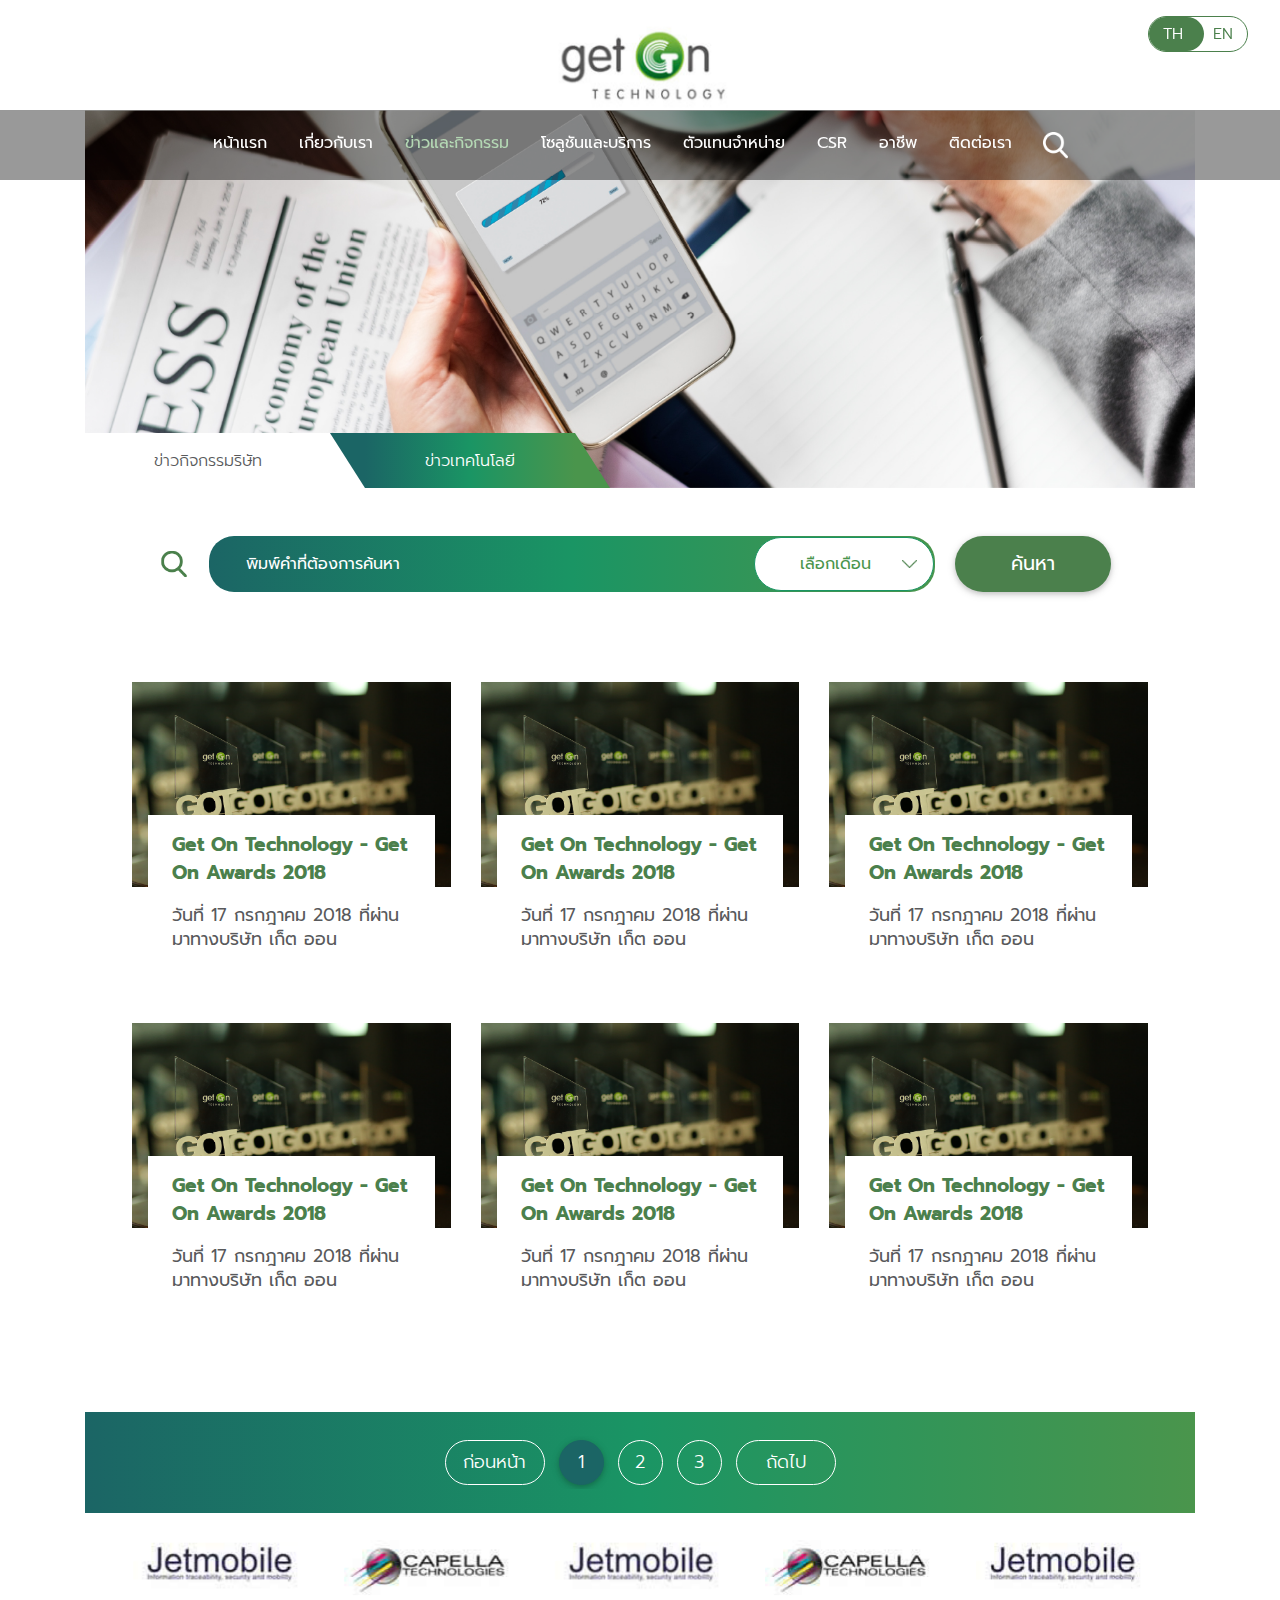
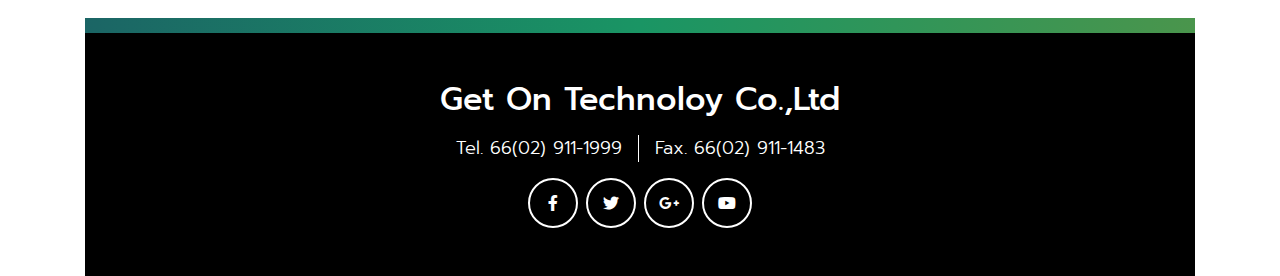
<file: news.html>
<!DOCTYPE html>
<html lang="en">

<head>
  <meta charset="UTF-8" />
  <meta name="viewport" content="width=device-width, initial-scale=1, shrink-to-fit=no" />
  <meta http-equiv="x-ua-compatible" content="ie=edge" />
  <title>GetOn Technology</title>
  <link rel="icon" href="./img/favicon.ico" type="image/x-icon" />
  <link rel="stylesheet" href="https://use.fontawesome.com/releases/v5.11.2/css/all.css" />
  <link rel="stylesheet" href="./css/bootstrap.min.css" />
  <link rel="stylesheet" href="./css/mdb.min.css" />
  <link rel="stylesheet" href="./assets/OwlCarousel/assets/owl.carousel.min.css" />
  <link rel="stylesheet" href="./assets/OwlCarousel/assets/owl.theme.default.min.css" />
  <link rel="stylesheet" href="./assets/fancybox/jquery.fancybox.min.css" />
  <link rel="stylesheet" href="./css/style.css" />
</head>

<body>
  <div class="container">
    <header class="header-geton">
      <div class="div-header-logo">
        <img src="./img/logo_header.jpg" class="logo-header" />
        <div class="label-switch-lang">
          <label class="switch" for="switchlang">
            <input type="checkbox" id="switchlang" />
            <div class="slider round"></div>
            <div class="box-text-lang box-th active">TH</div>
            <div class="box-text-lang box-en">EN</div>
          </label>
        </div>
        <button class="navbar-toggler btn-nav-responsive" type="button" data-toggle="collapse"
          data-target="#navbarSupportedContent" aria-controls="navbarSupportedContent" aria-expanded="false"
          aria-label="Toggle navigation">
          <span class="dark-blue-text"><i class="fas fa-bars fa-1x"></i></span>
        </button>
      </div>
      <div class="nav-geton collapse navbar-collapse" id="navbarSupportedContent">
        <ul class="ul-nav-geton">
          <li class="li-nav-geton">
            <a href="index.html" class="a-nav-geton">
              หน้าแรก
            </a>
          </li>
          <li class="li-nav-geton">
            <a href="about.html" class="a-nav-geton">
              เกี่ยวกับเรา
            </a>
          </li>
          <li class="li-nav-geton">
            <a href="news.html" class="a-nav-geton active">
              ข่าวและกิจกรรม
            </a>
          </li>
          <li class="li-nav-geton">
            <a href="services.html" class="a-nav-geton">
              โซลูชันและบริการ
            </a>
          </li>
          <li class="li-nav-geton">
            <a href="agent.html" class="a-nav-geton">
              ตัวแทนจำหน่าย
            </a>
          </li>
          <li class="li-nav-geton">
            <a href="csr.html" class="a-nav-geton">
              CSR
            </a>
          </li>
          <li class="li-nav-geton">
            <a href="ocupations.html" class="a-nav-geton">
              อาชีพ
            </a>
          </li>
          <li class="li-nav-geton">
            <a href="contact.html" class="a-nav-geton">
              ติดต่อเรา
            </a>
          </li>
          <li class="li-nav-geton">
            <a data-toggle="collapse" href="#boxsearch" aria-expanded="false" aria-controls="boxsearch"
              class="a-nav-geton btn-search li-contain-btn-search collapsed">

            </a>
            <input class="form-control input-search-nav" placeholder="ค้นหา">
          </li>
        </ul>
      </div>
      <div id="boxsearch" class="box-search collapse">
        <div class="container">
          <div class="row justify-content-center">
            <div class="col-12 col-md-6">
              <input class="form-control input-search-nav" placeholder="ค้นหา">
            </div>
          </div>
        </div>
      </div>
    </header>
    <main class="main-geton">
      <div class="banner-news">
        <img src="./img/banner-news.jpg" class="w-100 img-fluid">
        <ul class="ul-banner-nav">
          <li class="li-banner-nav">
            <a href="#" class="link-banner-nav active">
              ข่าวกิจกรรมริษัท
            </a>
          </li>
          <li class="li-banner-nav">
            <a href="#" class="link-banner-nav">
              ข่าวเทคโนโลยี
            </a>
          </li>
        </ul>
      </div>
      <div class="section-search-news">
        <div class="container-search-news">
          <div class="left-search-news">
            <div class="bg-search-news">
              <input class="form-control input-search-news" placeholder="พิมพ์คำที่ต้องการค้นหา">
              <select class="browser-default custom-select select-month-news">
                <option selected>เลือกเดือน</option>
                <option value="1">มกราคม</option>
                <option value="2">กุมภาพันธ์</option>
                <option value="3">มีนาคม</option>
                <option value="4">เมษายน</option>
                <option value="5">พฤษภาคม</option>
                <option value="6">มิถุนายน</option>
                <option value="7">กรกฎาคม</option>
                <option value="8">สิงหาคม</option>
                <option value="9">กันยายน</option>
                <option value="10">ตุลาคม</option>
                <option value="11">พฤศจิกายน</option>
                <option value="12">ธันวาคม</option>
              </select>
            </div>
          </div>
          <div class="right-search-news">
            <button class="btn btn-block btn-search-news">ค้นหา</button>
          </div>
        </div>
      </div>
      <div class="section-content-news">
        <div class="container-fluid">
          <div class="row justify-content-center">
            <div class="col-12 col-md-6 col-lg-4 mb-4 mb-lg-5">
              <a href="news_detail.html">
                <div class="box-event-geton">
                  <div class="view overlay zoom">
                    <img src="./img/img-event-geton.png" class="img-fluid " alt="zoom">
                  </div>
                  <div class="box-event-geton-body">
                    <h4 class="font-weight-bold c-4b804c mb-3 short-title-event-geton">Get On Technology - Get On Awards
                      2018 sssssssssssss ssssssssssssss sssssssssssssssss</h4>
                    <h5 class="shrot-detail-event-geton">วันที่ 17 กรกฎาคม 2018 ที่ผ่านมาทางบริษัท เก็ต ออน เทคโนโลยี
                      จํากัด</h5>
                  </div>
                </div>
              </a>
            </div>
            <div class="col-12 col-md-6 col-lg-4 mb-4 mb-lg-5">
              <a href="news_detail.html">
                <div class="box-event-geton">
                  <div class="view overlay zoom">
                    <img src="./img/img-event-geton.png" class="img-fluid " alt="zoom">
                  </div>
                  <div class="box-event-geton-body">
                    <h4 class="font-weight-bold c-4b804c mb-3 short-title-event-geton">Get On Technology - Get On Awards
                      2018 sssssssssssss ssssssssssssss sssssssssssssssss</h4>
                    <h5 class="shrot-detail-event-geton">วันที่ 17 กรกฎาคม 2018 ที่ผ่านมาทางบริษัท เก็ต ออน เทคโนโลยี
                      จํากัด</h5>
                  </div>
                </div>
              </a>
            </div>
            <div class="col-12 col-md-6 col-lg-4 mb-4 mb-lg-5">
              <a href="news_detail.html">
                <div class="box-event-geton">
                  <div class="view overlay zoom">
                    <img src="./img/img-event-geton.png" class="img-fluid " alt="zoom">
                  </div>
                  <div class="box-event-geton-body">
                    <h4 class="font-weight-bold c-4b804c mb-3 short-title-event-geton">Get On Technology - Get On Awards
                      2018 sssssssssssss ssssssssssssss sssssssssssssssss</h4>
                    <h5 class="shrot-detail-event-geton">วันที่ 17 กรกฎาคม 2018 ที่ผ่านมาทางบริษัท เก็ต ออน เทคโนโลยี
                      จํากัด</h5>
                  </div>
                </div>
              </a>
            </div>
            <div class="col-12 col-md-6 col-lg-4 mb-4 mb-lg-5">
              <a href="news_detail.html">
                <div class="box-event-geton">
                  <div class="view overlay zoom">
                    <img src="./img/img-event-geton.png" class="img-fluid " alt="zoom">
                  </div>
                  <div class="box-event-geton-body">
                    <h4 class="font-weight-bold c-4b804c mb-3 short-title-event-geton">Get On Technology - Get On Awards
                      2018 sssssssssssss ssssssssssssss sssssssssssssssss</h4>
                    <h5 class="shrot-detail-event-geton">วันที่ 17 กรกฎาคม 2018 ที่ผ่านมาทางบริษัท เก็ต ออน เทคโนโลยี
                      จํากัด</h5>
                  </div>
                </div>
              </a>
            </div>
            <div class="col-12 col-md-6 col-lg-4 mb-4 mb-lg-5">
              <a href="news_detail.html">
                <div class="box-event-geton">
                  <div class="view overlay zoom">
                    <img src="./img/img-event-geton.png" class="img-fluid " alt="zoom">
                  </div>
                  <div class="box-event-geton-body">
                    <h4 class="font-weight-bold c-4b804c mb-3 short-title-event-geton">Get On Technology - Get On Awards
                      2018 sssssssssssss ssssssssssssss sssssssssssssssss</h4>
                    <h5 class="shrot-detail-event-geton">วันที่ 17 กรกฎาคม 2018 ที่ผ่านมาทางบริษัท เก็ต ออน เทคโนโลยี
                      จํากัด</h5>
                  </div>
                </div>
              </a>
            </div>
            <div class="col-12 col-md-6 col-lg-4 mb-4 mb-lg-5">
              <a href="news_detail.html">
                <div class="box-event-geton">
                  <div class="view overlay zoom">
                    <img src="./img/img-event-geton.png" class="img-fluid " alt="zoom">
                  </div>
                  <div class="box-event-geton-body">
                    <h4 class="font-weight-bold c-4b804c mb-3 short-title-event-geton">Get On Technology - Get On Awards
                      2018 sssssssssssss ssssssssssssss sssssssssssssssss</h4>
                    <h5 class="shrot-detail-event-geton">วันที่ 17 กรกฎาคม 2018 ที่ผ่านมาทางบริษัท เก็ต ออน เทคโนโลยี
                      จํากัด</h5>
                  </div>
                </div>
              </a>
            </div>
          </div>
        </div>
      </div>
      <div class="section-pagination">
        <nav aria-label="Page navigation">
          <ul class="geton-pagination pagination justify-content-center mb-0">
            <li class="page-item">
              <a class="page-link page-pre">ก่อนหน้า</a>
            </li>
            <li class="page-item active">
              <a class="page-link">1</a>
            </li>
            <li class="page-item">
              <a class="page-link">2</a>
            </li>
            <li class="page-item">
              <a class="page-link">3</a>
            </li>            
            <li class="page-item">
              <a class="page-link page-next">ถัดไป</a>
            </li>
          </ul>
        </nav>
      </div>
    </main>
    <footer>
      <div class="section-customer">
        <div id="footer-owl-carousel" class="owl-carousel">
          <div>
            <a href="#">
              <img src="./img/customer/banner-customer-1.png">
            </a>
          </div>
          <div>
            <a href="#">
              <img src="./img/customer/banner-customer-2.png">
            </a>
          </div>
          <div>
            <a href="#">
              <img src="./img/customer/banner-customer-1.png">
            </a>
          </div>
          <div>
            <a href="#">
              <img src="./img/customer/banner-customer-2.png">
            </a>
          </div>
          <div>
            <a href="#">
              <img src="./img/customer/banner-customer-1.png">
            </a>
          </div>
          <div>
            <a href="#">
              <img src="./img/customer/banner-customer-2.png">
            </a>
          </div>
        </div>
      </div>
      <div class="line-footer"></div>
      <div class="section-footer">
        <h2 class="h2-responsive text-center white-text fw-500 mb-3">
          Get On Technoloy Co.,Ltd
        </h2>
        <ul class="footer-contact">
          <li class="li-footer-contact">
            Tel. 66(02) 911-1999
          </li>
          <li class="li-footer-contact">
            Fax. 66(02) 911-1483
          </li>
        </ul>
        <ul class="footer-social">
          <li class="li-footer-social">
            <a href="" class="link-footer-social">
              <i class="fab fa-facebook-f"></i>
            </a>
          </li>
          <li class="li-footer-social">
            <a href="" class="link-footer-social">
              <i class="fab fa-twitter"></i>
            </a>
          </li>
          <li class="li-footer-social">
            <a href="" class="link-footer-social">
              <i class="fab fa-google-plus-g"></i>
            </a>
          </li>
          <li class="li-footer-social">
            <a href="" class="link-footer-social">
              <i class="fab fa-youtube"></i>
            </a>
          </li>
        </ul>
      </div>
    </footer>
  </div>
  <script type="text/javascript" src="./js/jquery.min.js"></script>
  <script type="text/javascript" src="./js/popper.min.js"></script>
  <script type="text/javascript" src="./js/bootstrap.min.js"></script>
  <script type="text/javascript" src="./js/mdb.min.js"></script>
  <script type="text/javascript" src="./assets/OwlCarousel/owl.carousel.min.js"></script>
  <script type="text/javascript" src="./assets/fancybox/jquery.fancybox.min.js"></script>
  <script type="text/javascript" src="./js/core.js"></script>
</body>

</html>
</file>
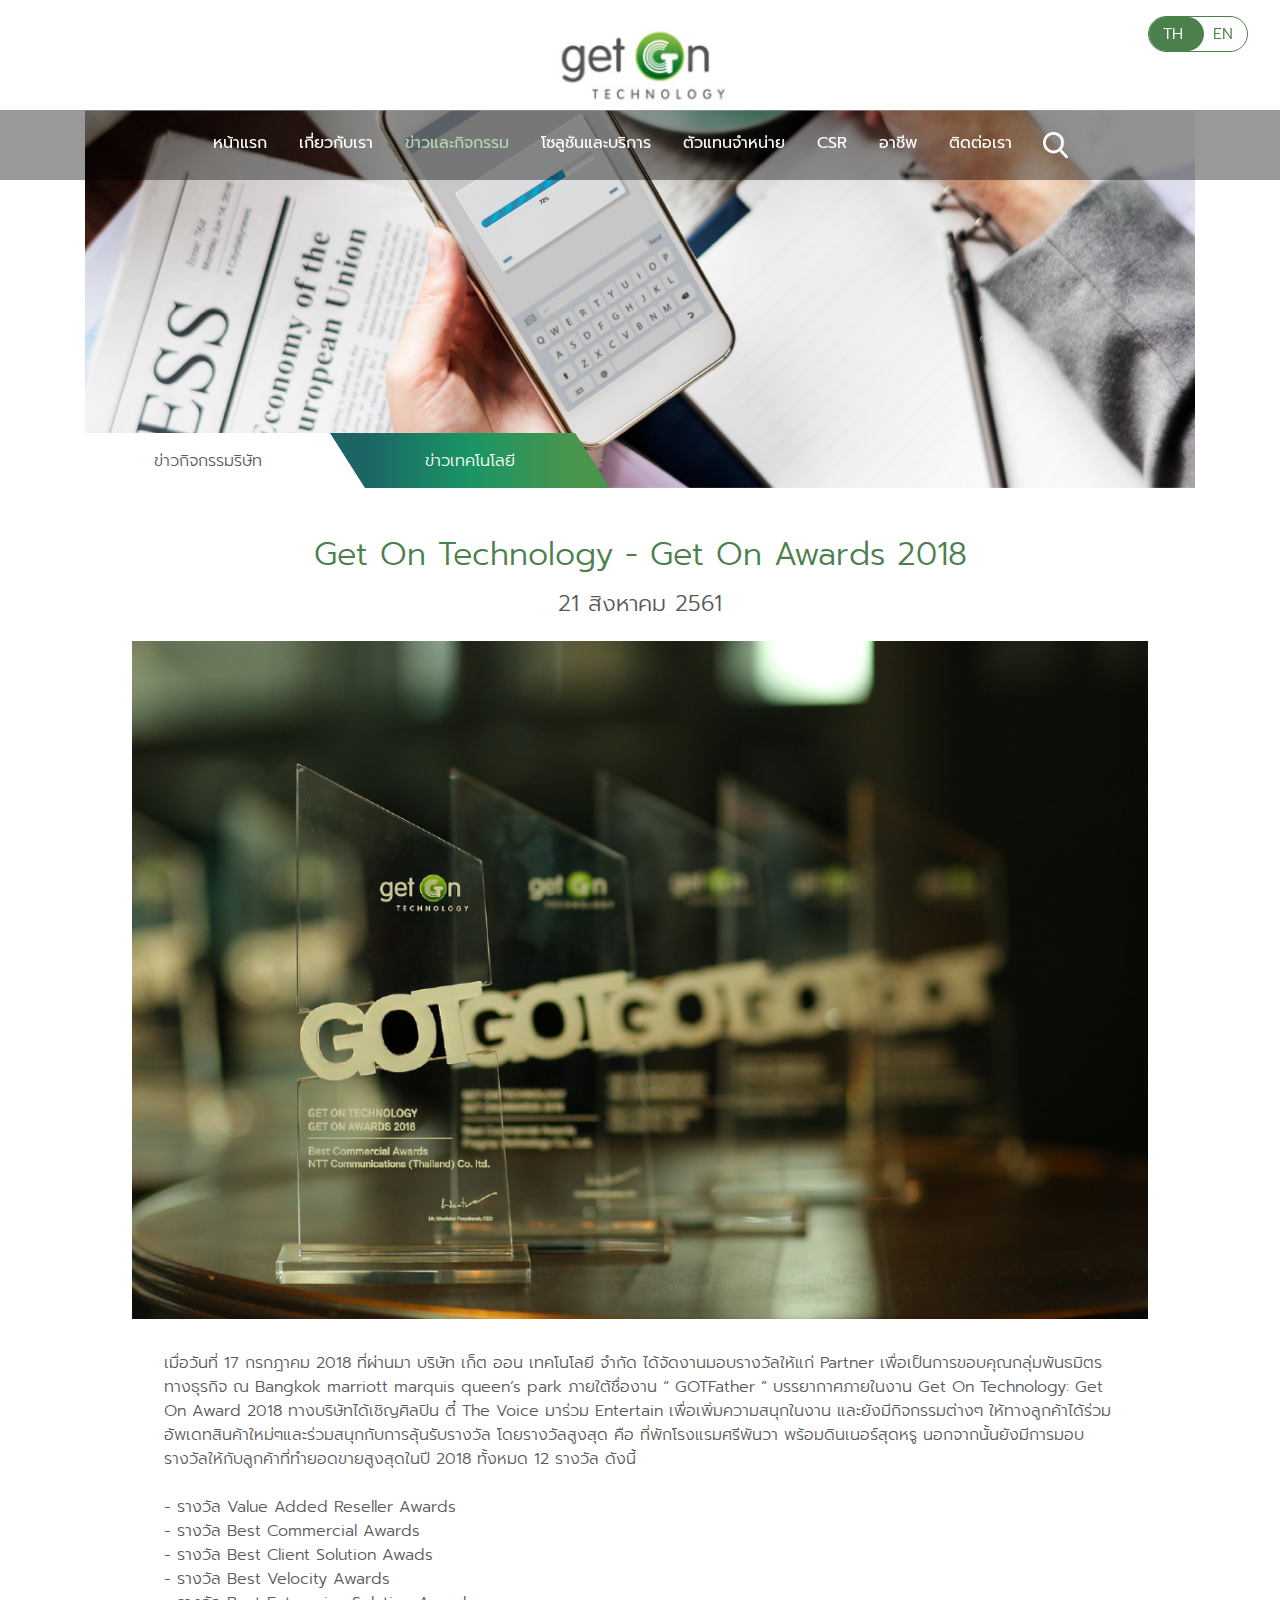
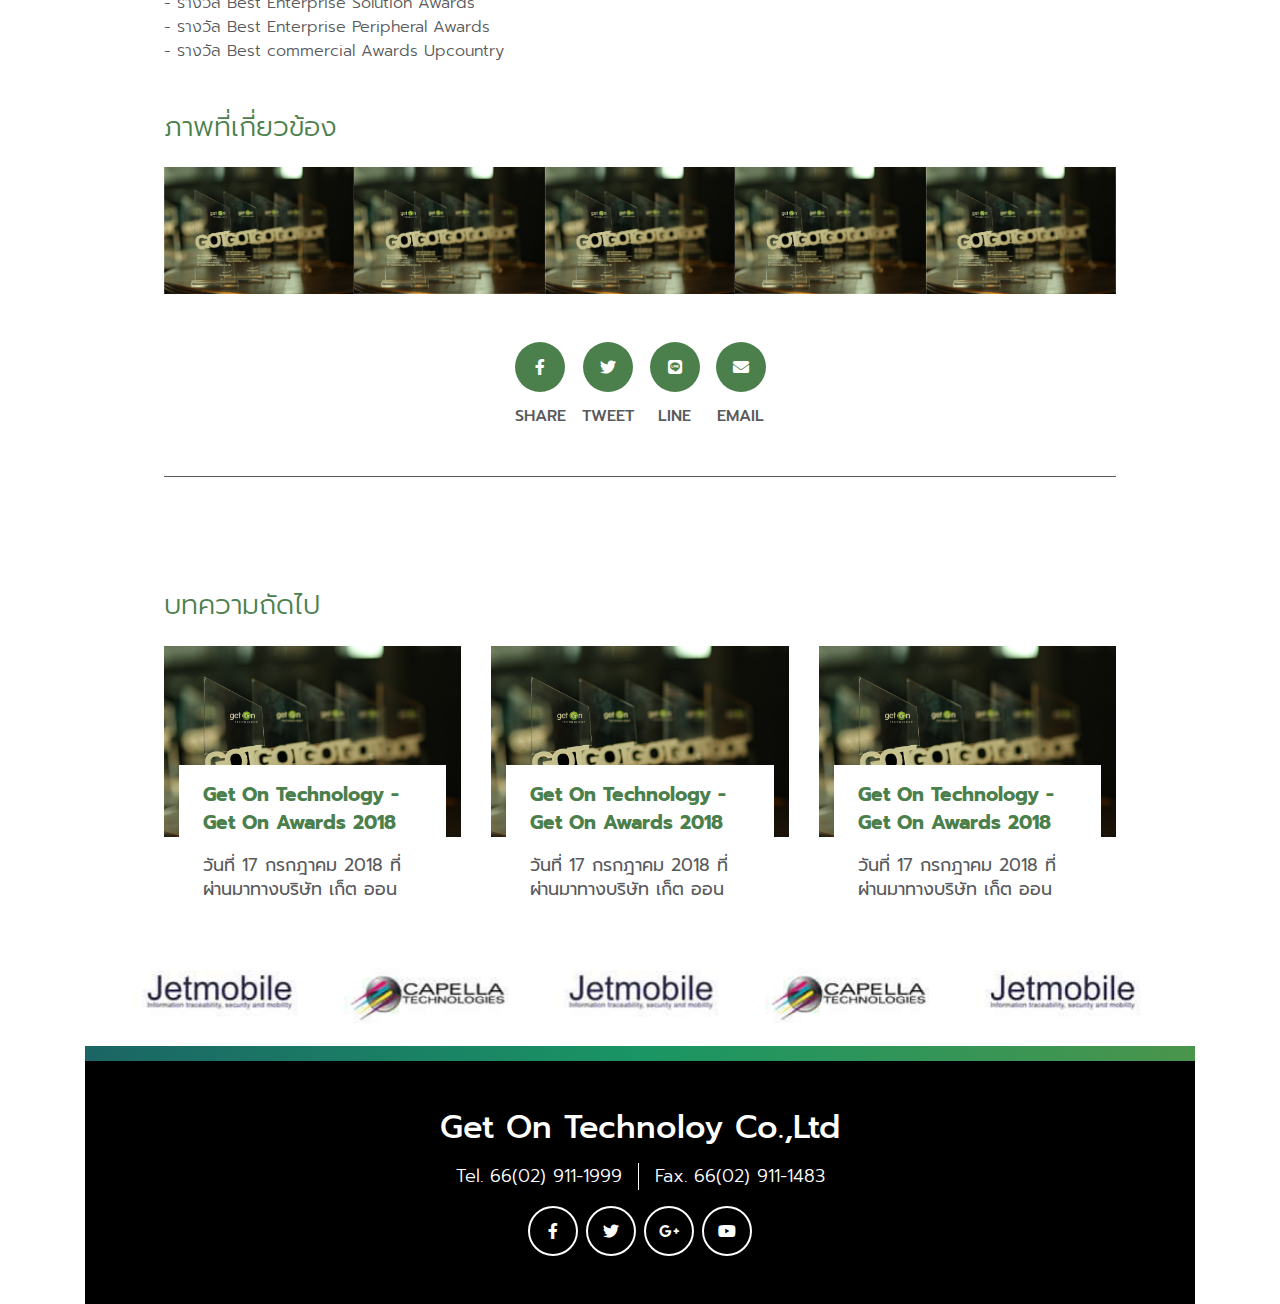
<file: news_detail.html>
<!DOCTYPE html>
<html lang="en">

<head>
  <meta charset="UTF-8" />
  <meta name="viewport" content="width=device-width, initial-scale=1, shrink-to-fit=no" />
  <meta http-equiv="x-ua-compatible" content="ie=edge" />
  <title>GetOn Technology</title>
  <link rel="icon" href="./img/favicon.ico" type="image/x-icon" />
  <link rel="stylesheet" href="https://use.fontawesome.com/releases/v5.11.2/css/all.css" />
  <link rel="stylesheet" href="./css/bootstrap.min.css" />
  <link rel="stylesheet" href="./css/mdb.min.css" />
  <link rel="stylesheet" href="./assets/OwlCarousel/assets/owl.carousel.min.css" />
  <link rel="stylesheet" href="./assets/OwlCarousel/assets/owl.theme.default.min.css" />
  <link rel="stylesheet" href="./assets/fancybox/jquery.fancybox.min.css" />
  <link rel="stylesheet" href="./css/style.css" />
</head>

<body>
  <div class="container">
    <header class="header-geton">
      <div class="div-header-logo">
        <img src="./img/logo_header.jpg" class="logo-header" />
        <div class="label-switch-lang">
          <label class="switch" for="switchlang">
            <input type="checkbox" id="switchlang" />
            <div class="slider round"></div>
            <div class="box-text-lang box-th active">TH</div>
            <div class="box-text-lang box-en">EN</div>
          </label>
        </div>
        <button class="navbar-toggler btn-nav-responsive" type="button" data-toggle="collapse"
          data-target="#navbarSupportedContent" aria-controls="navbarSupportedContent" aria-expanded="false"
          aria-label="Toggle navigation">
          <span class="dark-blue-text"><i class="fas fa-bars fa-1x"></i></span>
        </button>
      </div>
      <div class="nav-geton collapse navbar-collapse" id="navbarSupportedContent">
        <ul class="ul-nav-geton">
          <li class="li-nav-geton">
            <a href="index.html" class="a-nav-geton">
              หน้าแรก
            </a>
          </li>
          <li class="li-nav-geton">
            <a href="about.html" class="a-nav-geton">
              เกี่ยวกับเรา
            </a>
          </li>
          <li class="li-nav-geton">
            <a href="news.html" class="a-nav-geton active">
              ข่าวและกิจกรรม
            </a>
          </li>
          <li class="li-nav-geton">
            <a href="services.html" class="a-nav-geton">
              โซลูชันและบริการ
            </a>
          </li>
          <li class="li-nav-geton">
            <a href="agent.html" class="a-nav-geton">
              ตัวแทนจำหน่าย
            </a>
          </li>
          <li class="li-nav-geton">
            <a href="csr.html" class="a-nav-geton">
              CSR
            </a>
          </li>
          <li class="li-nav-geton">
            <a href="ocupations.html" class="a-nav-geton">
              อาชีพ
            </a>
          </li>
          <li class="li-nav-geton">
            <a href="contact.html" class="a-nav-geton">
              ติดต่อเรา
            </a>
          </li>
          <li class="li-nav-geton">
            <a data-toggle="collapse" href="#boxsearch" aria-expanded="false" aria-controls="boxsearch"
              class="a-nav-geton btn-search li-contain-btn-search collapsed">

            </a>
            <input class="form-control input-search-nav" placeholder="ค้นหา">
          </li>
        </ul>
      </div>
      <div id="boxsearch" class="box-search collapse">
        <div class="container">
          <div class="row justify-content-center">
            <div class="col-12 col-md-6">
              <input class="form-control input-search-nav" placeholder="ค้นหา">
            </div>
          </div>
        </div>
      </div>
    </header>
    <main class="main-geton">
      <div class="banner-news">
        <img src="./img/banner-news.jpg" class="w-100 img-fluid">
        <ul class="ul-banner-nav">
          <li class="li-banner-nav">
            <a href="#" class="link-banner-nav active">
              ข่าวกิจกรรมริษัท
            </a>
          </li>
          <li class="li-banner-nav">
            <a href="#" class="link-banner-nav">
              ข่าวเทคโนโลยี
            </a>
          </li>
        </ul>
      </div>
      <div class="section-content-news">
        <div class="container-fluid">
          <div class="row">
            <div class="col-12">
              <h2 class="h2-responsive c-4b804c text-center mb-3">Get On Technology - Get On Awards 2018</h2>
              <h4 class="h4-responsive text-center mb-3 mb-lg-4">21 สิงหาคม 2561</h4>
              <div class="box-img-detail-news">
                <img src="./img/img_detail_news.jpg" class="img-detail-news">
              </div>
              <div class="box-content-detail-news">
                <p class="text-detail-news">เมื่อวันที่ 17 กรกฎาคม 2018 ที่ผ่านมา บริษัท เก็ต ออน เทคโนโลยี จํากัด
                  ได้จัดงานมอบรางวัลให้แก่
                  Partner
                  เพื่อเป็นการขอบคุณกลุ่มพันธมิตรทางธุรกิจ ณ Bangkok marriott marquis queen’s park ภายใต้ชื่องาน “
                  GOTFather ”
                  บรรยากาศภายในงาน Get On Technology: Get On Award 2018 ทางบริษัทได้เชิญศิลปิน ตี๋ The Voice มาร่วม
                  Entertain
                  เพื่อเพิ่มความสนุกในงาน และยังมีกิจกรรมต่างๆ
                  ให้ทางลูกค้าได้ร่วมอัพเดทสินค้าใหม่ๆและร่วมสนุกกับการลุ้นรับรางวัล โดยรางวัลสูงสุด คือ
                  ที่พักโรงแรมศรีพันวา พร้อมดินเนอร์สุดหรู นอกจากนั้นยังมีการมอบรางวัลให้กับลูกค้าที่ทํายอดขายสูงสุดในปี
                  2018 ทั้งหมด 12 รางวัล ดังนี้
                  <br>
                  <br>
                  - รางวัล Value Added Reseller Awards<br>
                  - รางวัล Best Commercial Awards<br>
                  - รางวัล Best Client Solution Awads<br>
                  - รางวัล Best Velocity Awards<br>
                  - รางวัล Best Enterprise Solution Awards<br>
                  - รางวัล Best Enterprise Peripheral Awards<br>
                  - รางวัล Best commercial Awards Upcountry <br>
                </p>
              </div>
              <div class="box-images-detail-news mt-5">
                <h3 class="h3-responsive c-4b804c mb-4">ภาพที่เกี่ยวข้อง</h3>
                <div id="images-news" class="owl-carousel">
                  <div>
                    <a href="./img/img_detail_news.jpg" data-fancybox="gallery">
                      <img src="./img/img_detail_news.jpg">
                    </a>
                  </div>
                  <div>
                    <a href="./img/img_detail_news.jpg" data-fancybox="gallery">
                      <img src="./img/img_detail_news.jpg">
                    </a>
                  </div>
                  <div>
                    <a href="./img/img_detail_news.jpg" data-fancybox="gallery">
                      <img src="./img/img_detail_news.jpg">
                    </a>
                  </div>
                  <div>
                    <a href="./img/img_detail_news.jpg" data-fancybox="gallery">
                      <img src="./img/img_detail_news.jpg">
                    </a>
                  </div>
                  <div>
                    <a href="./img/img_detail_news.jpg" data-fancybox="gallery">
                      <img src="./img/img_detail_news.jpg">
                    </a>
                  </div>
                </div>
              </div>
              <div class="box-social-detail-news mt-5">
                <ul class="ul-social-news">
                  <li class="li-social-news">
                    <a href="#" class="link-social-news">
                      <div class="icon-social-news">
                        <i class="fab fa-facebook-f"></i>
                      </div>
                      SHARE
                    </a>
                  </li>
                  <li class="li-social-news">
                    <a href="#" class="link-social-news">
                      <div class="icon-social-news">
                        <i class="fab fa-twitter"></i>
                      </div>
                      TWEET
                    </a>
                  </li>
                  <li class="li-social-news">
                    <a href="#" class="link-social-news">
                      <div class="icon-social-news">
                        <i class="fab fa-line"></i>
                      </div>
                      LINE
                    </a>
                  </li>
                  <li class="li-social-news">
                    <a href="#" class="link-social-news">
                      <div class="icon-social-news">
                        <i class="fas fa-envelope"></i>
                      </div>
                      EMAIL
                    </a>
                  </li>
                </ul>
                <hr class="hr-social-news">
              </div>
            </div>
          </div>
        </div>
      </div>
      <div class="section-relate-news">
        <div class="container-fluid">
          <div class="row">
            <div class="col-12">
              <div class="box-images-detail-news mt-5">
                <h3 class="h3-responsive c-4b804c mb-4">บทความถัดไป</h3>
                <div class="row">
                  <div class="col-12 col-md-6 col-lg-4 mb-3">
                    <a href="#">
                      <div class="box-event-geton">
                        <div class="view overlay zoom">
                          <img src="./img/img-event-geton.png" class="img-fluid " alt="zoom">
                        </div>
                        <div class="box-event-geton-body">
                          <h4 class="font-weight-bold c-4b804c mb-3 short-title-event-geton">Get On Technology - Get On Awards
                            2018 sssssssssssss ssssssssssssss sssssssssssssssss</h4>
                          <h5 class="shrot-detail-event-geton">วันที่ 17 กรกฎาคม 2018 ที่ผ่านมาทางบริษัท เก็ต ออน เทคโนโลยี
                            จํากัด</h5>
                        </div>
                      </div>
                    </a>
                  </div>
                  <div class="col-12 col-md-6 col-lg-4 mb-3">
                    <a href="#">
                      <div class="box-event-geton">
                        <div class="view overlay zoom">
                          <img src="./img/img-event-geton.png" class="img-fluid " alt="zoom">
                        </div>
                        <div class="box-event-geton-body">
                          <h4 class="font-weight-bold c-4b804c mb-3 short-title-event-geton">Get On Technology - Get On Awards
                            2018 sssssssssssss ssssssssssssss sssssssssssssssss</h4>
                          <h5 class="shrot-detail-event-geton">วันที่ 17 กรกฎาคม 2018 ที่ผ่านมาทางบริษัท เก็ต ออน เทคโนโลยี
                            จํากัด</h5>
                        </div>
                      </div>
                    </a>
                  </div>
                  <div class="col-12 col-md-6 col-lg-4 mb-3">
                    <a href="#">
                      <div class="box-event-geton">
                        <div class="view overlay zoom">
                          <img src="./img/img-event-geton.png" class="img-fluid " alt="zoom">
                        </div>
                        <div class="box-event-geton-body">
                          <h4 class="font-weight-bold c-4b804c mb-3 short-title-event-geton">Get On Technology - Get On Awards
                            2018 sssssssssssss ssssssssssssss sssssssssssssssss</h4>
                          <h5 class="shrot-detail-event-geton">วันที่ 17 กรกฎาคม 2018 ที่ผ่านมาทางบริษัท เก็ต ออน เทคโนโลยี
                            จํากัด</h5>
                        </div>
                      </div>
                    </a>
                  </div>
                </div>
              </div>
            </div>
          </div>
        </div>
      </div>
    </main>
    <footer>
      <div class="section-customer">
        <div id="footer-owl-carousel" class="owl-carousel">
          <div>
            <a href="#">
              <img src="./img/customer/banner-customer-1.png">
            </a>
          </div>
          <div>
            <a href="#">
              <img src="./img/customer/banner-customer-2.png">
            </a>
          </div>
          <div>
            <a href="#">
              <img src="./img/customer/banner-customer-1.png">
            </a>
          </div>
          <div>
            <a href="#">
              <img src="./img/customer/banner-customer-2.png">
            </a>
          </div>
          <div>
            <a href="#">
              <img src="./img/customer/banner-customer-1.png">
            </a>
          </div>
          <div>
            <a href="#">
              <img src="./img/customer/banner-customer-2.png">
            </a>
          </div>
        </div>
      </div>
      <div class="line-footer"></div>
      <div class="section-footer">
        <h2 class="h2-responsive text-center white-text fw-500 mb-3">
          Get On Technoloy Co.,Ltd
        </h2>
        <ul class="footer-contact">
          <li class="li-footer-contact">
            Tel. 66(02) 911-1999
          </li>
          <li class="li-footer-contact">
            Fax. 66(02) 911-1483
          </li>
        </ul>
        <ul class="footer-social">
          <li class="li-footer-social">
            <a href="" class="link-footer-social">
              <i class="fab fa-facebook-f"></i>
            </a>
          </li>
          <li class="li-footer-social">
            <a href="" class="link-footer-social">
              <i class="fab fa-twitter"></i>
            </a>
          </li>
          <li class="li-footer-social">
            <a href="" class="link-footer-social">
              <i class="fab fa-google-plus-g"></i>
            </a>
          </li>
          <li class="li-footer-social">
            <a href="" class="link-footer-social">
              <i class="fab fa-youtube"></i>
            </a>
          </li>
        </ul>
      </div>
    </footer>
  </div>
  <script type="text/javascript" src="./js/jquery.min.js"></script>
  <script type="text/javascript" src="./js/popper.min.js"></script>
  <script type="text/javascript" src="./js/bootstrap.min.js"></script>
  <script type="text/javascript" src="./js/mdb.min.js"></script>
  <script type="text/javascript" src="./assets/OwlCarousel/owl.carousel.min.js"></script>
  <script type="text/javascript" src="./assets/fancybox/jquery.fancybox.min.js"></script>
  <script type="text/javascript" src="./js/core.js"></script>
</body>

</html>
</file>
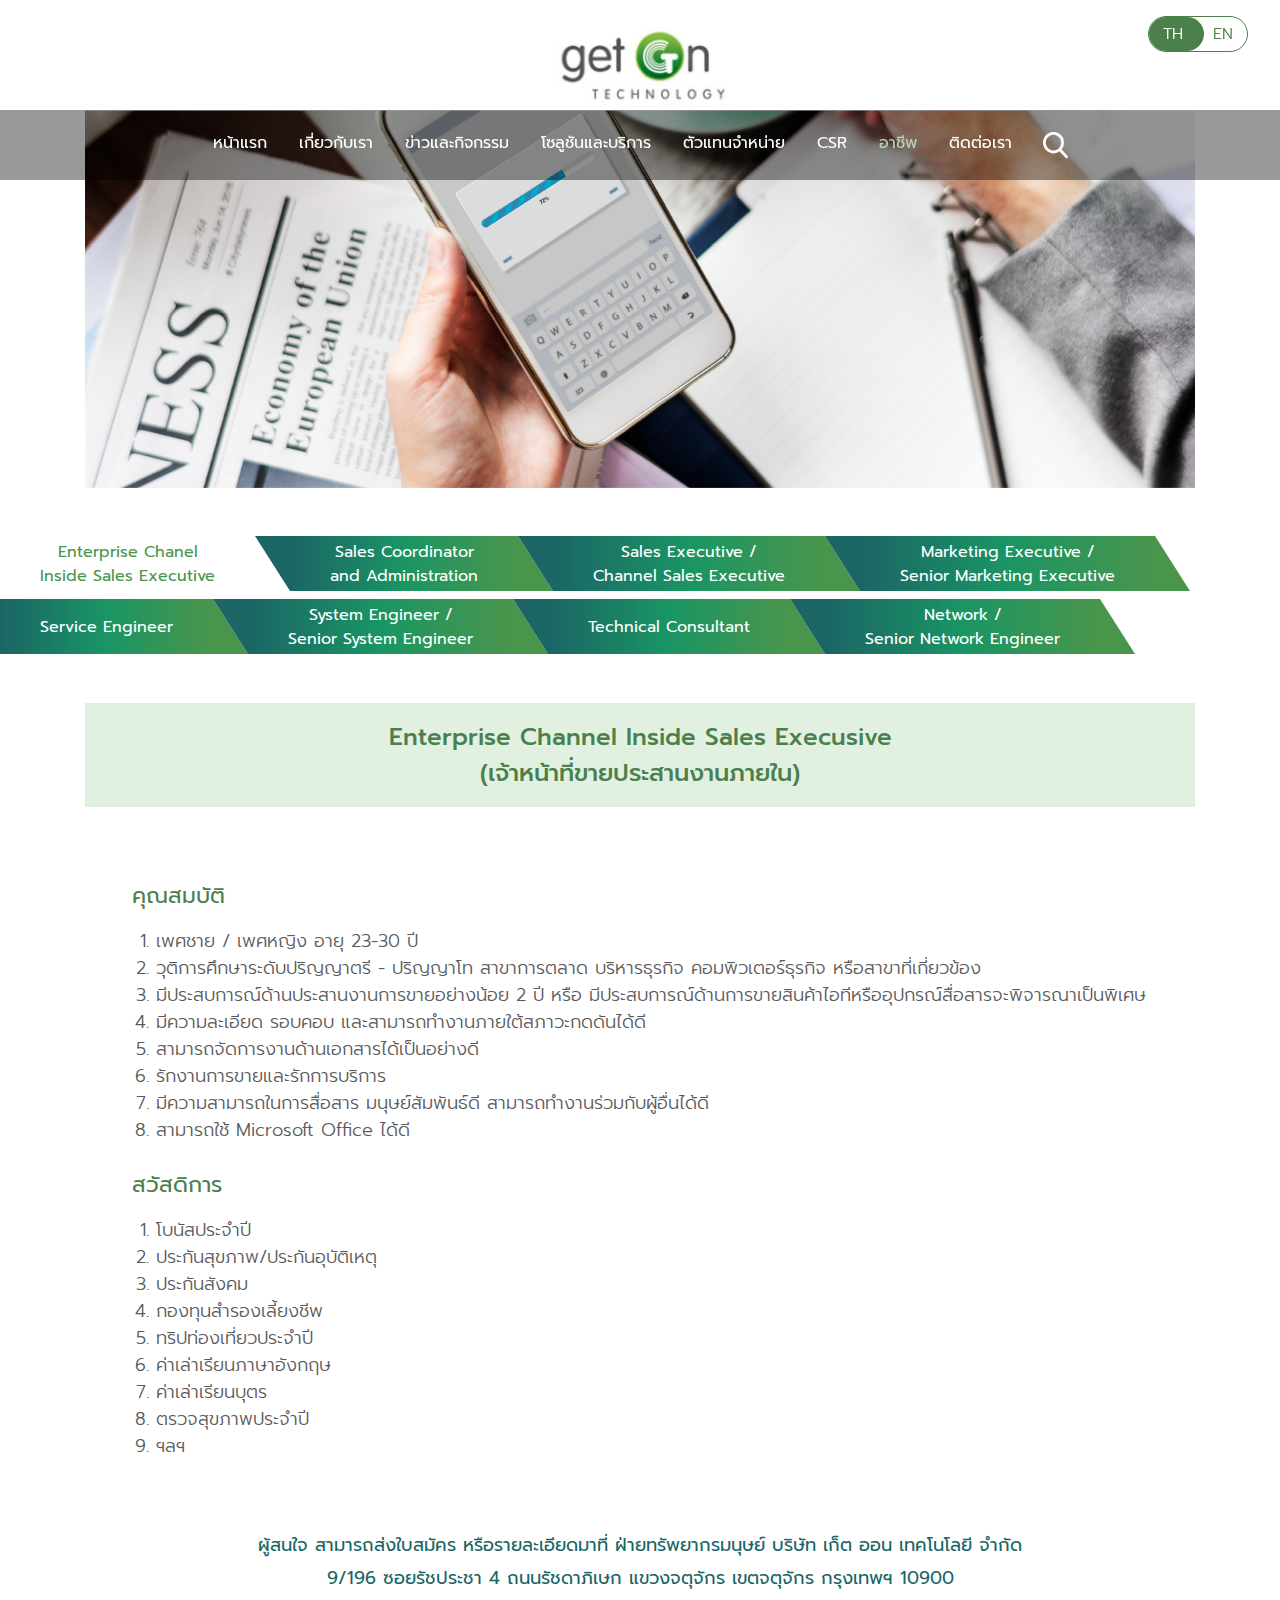
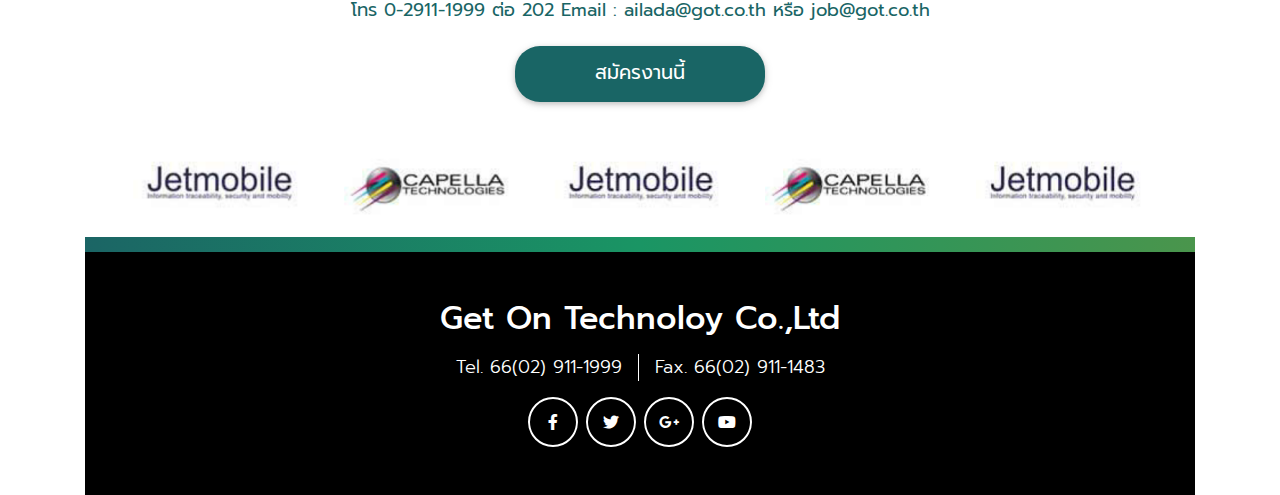
<file: ocupations.html>
<!DOCTYPE html>
<html lang="en">

<head>
  <meta charset="UTF-8" />
  <meta name="viewport" content="width=device-width, initial-scale=1, shrink-to-fit=no" />
  <meta http-equiv="x-ua-compatible" content="ie=edge" />
  <title>GetOn Technology</title>
  <link rel="icon" href="./img/favicon.ico" type="image/x-icon" />
  <link rel="stylesheet" href="https://use.fontawesome.com/releases/v5.11.2/css/all.css" />
  <link rel="stylesheet" href="./css/bootstrap.min.css" />
  <link rel="stylesheet" href="./css/mdb.min.css" />
  <link rel="stylesheet" href="./assets/OwlCarousel/assets/owl.carousel.min.css" />
  <link rel="stylesheet" href="./assets/OwlCarousel/assets/owl.theme.default.min.css" />
  <link rel="stylesheet" href="./assets/fancybox/jquery.fancybox.min.css" />
  <link rel="stylesheet" href="./css/style.css" />
</head>

<body>
  <div class="container">
    <header class="header-geton">
      <div class="div-header-logo">
        <img src="./img/logo_header.jpg" class="logo-header" />
        <div class="label-switch-lang">
          <label class="switch" for="switchlang">
            <input type="checkbox" id="switchlang" />
            <div class="slider round"></div>
            <div class="box-text-lang box-th active">TH</div>
            <div class="box-text-lang box-en">EN</div>
          </label>
        </div>
        <button class="navbar-toggler btn-nav-responsive" type="button" data-toggle="collapse"
          data-target="#navbarSupportedContent" aria-controls="navbarSupportedContent" aria-expanded="false"
          aria-label="Toggle navigation">
          <span class="dark-blue-text"><i class="fas fa-bars fa-1x"></i></span>
        </button>
      </div>
      <div class="nav-geton collapse navbar-collapse" id="navbarSupportedContent">
        <ul class="ul-nav-geton">
          <li class="li-nav-geton">
            <a href="index.html" class="a-nav-geton">
              หน้าแรก
            </a>
          </li>
          <li class="li-nav-geton">
            <a href="about.html" class="a-nav-geton">
              เกี่ยวกับเรา
            </a>
          </li>
          <li class="li-nav-geton">
            <a href="news.html" class="a-nav-geton">
              ข่าวและกิจกรรม
            </a>
          </li>
          <li class="li-nav-geton">
            <a href="services.html" class="a-nav-geton">
              โซลูชันและบริการ
            </a>
          </li>
          <li class="li-nav-geton">
            <a href="agent.html" class="a-nav-geton">
              ตัวแทนจำหน่าย
            </a>
          </li>
          <li class="li-nav-geton">
            <a href="csr.html" class="a-nav-geton">
              CSR
            </a>
          </li>
          <li class="li-nav-geton">
            <a href="ocupations.html" class="a-nav-geton active">
              อาชีพ
            </a>
          </li>
          <li class="li-nav-geton">
            <a href="contact.html" class="a-nav-geton">
              ติดต่อเรา
            </a>
          </li>
          <li class="li-nav-geton">
            <a data-toggle="collapse" href="#boxsearch" aria-expanded="false" aria-controls="boxsearch"
              class="a-nav-geton btn-search li-contain-btn-search collapsed">

            </a>
            <input class="form-control input-search-nav" placeholder="ค้นหา">
          </li>
        </ul>
      </div>
      <div id="boxsearch" class="box-search collapse">
        <div class="container">
          <div class="row justify-content-center">
            <div class="col-12 col-md-6">
              <input class="form-control input-search-nav" placeholder="ค้นหา">
            </div>
          </div>
        </div>
      </div>
    </header>
  </div>
  <main class="main-geton">
    <div class="container">
      <div class="banner-news mb-lg-5">
        <img src="./img/banner-news.jpg" class="w-100 img-fluid">
      </div>
    </div>
    <div class="container-fluid">
      <ul class="ul-banner-nav ul-job">
        <li class="li-banner-nav">
          <a href="#" class="link-banner-nav active">
            Enterprise Chanel<br>Inside Sales Executive
          </a>
        </li>
        <li class="li-banner-nav">
          <a href="#" class="link-banner-nav">
            Sales Coordinator<br>and Administration
          </a>
        </li>
        <li class="li-banner-nav">
          <a href="#" class="link-banner-nav">
            Sales Executive /<br>Channel Sales Executive
          </a>
        </li>
        <li class="li-banner-nav">
          <a href="#" class="link-banner-nav">
            Marketing Executive /<br>Senior Marketing Executive
          </a>
        </li>
        <li class="li-banner-nav">
          <a href="#" class="link-banner-nav">
            Service Engineer
          </a>
        </li>
        <li class="li-banner-nav">
          <a href="#" class="link-banner-nav">
            System Engineer /<br>Senior System Engineer
          </a>
        </li>
        <li class="li-banner-nav">
          <a href="#" class="link-banner-nav">
            Technical Consultant
          </a>
        </li>
        <li class="li-banner-nav">
          <a href="#" class="link-banner-nav">
            Network /<br>Senior Network Engineer
          </a>
        </li>
      </ul>
    </div>
    <div class="container">
      <div class="section-title-job">
        <p>Enterprise Channel Inside Sales Execusive</p>
        <p>(เจ้าหน้าที่ขายประสานงานภายใน)</p>
      </div>
      <div class="section-content-news">
        <div class="container-fluid">
          <div class="row justify-content-center">
            <div class="col-12 col-md-10 col-lg-12">
              <p class="text-head-job">คุณสมบัติ</p>
              <ol class="ol-list-job">
                <li>เพศชาย / เพศหญิง อายุ 23-30 ปี</li>
                <li>วุติการศึกษาระดับปริญญาตรี - ปริญญาโท สาขาการตลาด บริหารธุรกิจ คอมพิวเตอร์ธุรกิจ
                  หรือสาขาที่เกี่ยวข้อง</li>
                <li>มีประสบการณ์ด้านประสานงานการขายอย่างน้อย 2 ปี หรือ
                  มีประสบการณ์ด้านการขายสินค้าไอทีหรืออุปกรณ์สื่อสารจะพิจารณาเป็นพิเศษ</li>
                <li>มีความละเอียด รอบคอบ และสามารถทำงานภายใต้สภาวะกดดันได้ดี</li>
                <li>สามารถจัดการงานด้านเอกสารได้เป็นอย่างดี</li>
                <li>รักงานการขายและรักการบริการ</li>
                <li>มีความสามารถในการสื่อสาร มนุษย์สัมพันธ์ดี สามารถทำงานร่วมกับผู้อื่นได้ดี</li>
                <li>สามารถใช้ Microsoft Office ได้ดี</li>
              </ol>
              <p class="text-head-job">สวัสดิการ</p>
              <ol class="ol-list-job">
                <li>โบนัสประจำปี</li>
                <li>ประกันสุขภาพ/ประกันอุบัติเหตุ</li>
                <li>ประกันสังคม</li>
                <li>กองทุนสำรองเลี้ยงชีพ</li>
                <li>ทริปท่องเที่ยวประจำปี</li>
                <li>ค่าเล่าเรียนภาษาอังกฤษ</li>
                <li>ค่าเล่าเรียนบุตร</li>
                <li>ตรวจสุขภาพประจำปี</li>
                <li>ฯลฯ</li>
              </ol>
            </div>
          </div>
        </div>
      </div>
      <div class="section-footer-job">
        <div class="container-fluid">
          <div class="row">
            <div class="col-12 text-center">
              <p class="text-footer-job">
                ผู้สนใจ สามารถส่งใบสมัคร หรือรายละเอียดมาที่ ฝ่ายทรัพยากรมนุษย์ บริษัท เก็ต ออน เทคโนโลยี จำกัด
              </p>
              <p class="text-footer-job">
                9/196 ซอยรัชประชา 4 ถนนรัชดาภิเษก แขวงจตุจักร เขตจตุจักร กรุงเทพฯ 10900
              </p>
              <p class="text-footer-job">
                โทร 0-2911-1999 ต่อ 202 Email : ailada@got.co.th หรือ job@got.co.th
              </p>

              <a href="ocupations_form.html" class="btn btn-job">สมัครงานนี้</a>
            </div>
          </div>
        </div>
      </div>
    </div>
  </main>
  <div class="container">
    <footer>
      <div class="section-customer">
        <div id="footer-owl-carousel" class="owl-carousel">
          <div>
            <a href="#">
              <img src="./img/customer/banner-customer-1.png">
            </a>
          </div>
          <div>
            <a href="#">
              <img src="./img/customer/banner-customer-2.png">
            </a>
          </div>
          <div>
            <a href="#">
              <img src="./img/customer/banner-customer-1.png">
            </a>
          </div>
          <div>
            <a href="#">
              <img src="./img/customer/banner-customer-2.png">
            </a>
          </div>
          <div>
            <a href="#">
              <img src="./img/customer/banner-customer-1.png">
            </a>
          </div>
          <div>
            <a href="#">
              <img src="./img/customer/banner-customer-2.png">
            </a>
          </div>
        </div>
      </div>
      <div class="line-footer"></div>
      <div class="section-footer">
        <h2 class="h2-responsive text-center white-text fw-500 mb-3">
          Get On Technoloy Co.,Ltd
        </h2>
        <ul class="footer-contact">
          <li class="li-footer-contact">
            Tel. 66(02) 911-1999
          </li>
          <li class="li-footer-contact">
            Fax. 66(02) 911-1483
          </li>
        </ul>
        <ul class="footer-social">
          <li class="li-footer-social">
            <a href="" class="link-footer-social">
              <i class="fab fa-facebook-f"></i>
            </a>
          </li>
          <li class="li-footer-social">
            <a href="" class="link-footer-social">
              <i class="fab fa-twitter"></i>
            </a>
          </li>
          <li class="li-footer-social">
            <a href="" class="link-footer-social">
              <i class="fab fa-google-plus-g"></i>
            </a>
          </li>
          <li class="li-footer-social">
            <a href="" class="link-footer-social">
              <i class="fab fa-youtube"></i>
            </a>
          </li>
        </ul>
      </div>
    </footer>
  </div>
  <script type="text/javascript" src="./js/jquery.min.js"></script>
  <script type="text/javascript" src="./js/popper.min.js"></script>
  <script type="text/javascript" src="./js/bootstrap.min.js"></script>
  <script type="text/javascript" src="./js/mdb.min.js"></script>
  <script type="text/javascript" src="./assets/OwlCarousel/owl.carousel.min.js"></script>
  <script type="text/javascript" src="./assets/fancybox/jquery.fancybox.min.js"></script>
  <script type="text/javascript" src="./js/core.js"></script>
</body>

</html>
</file>
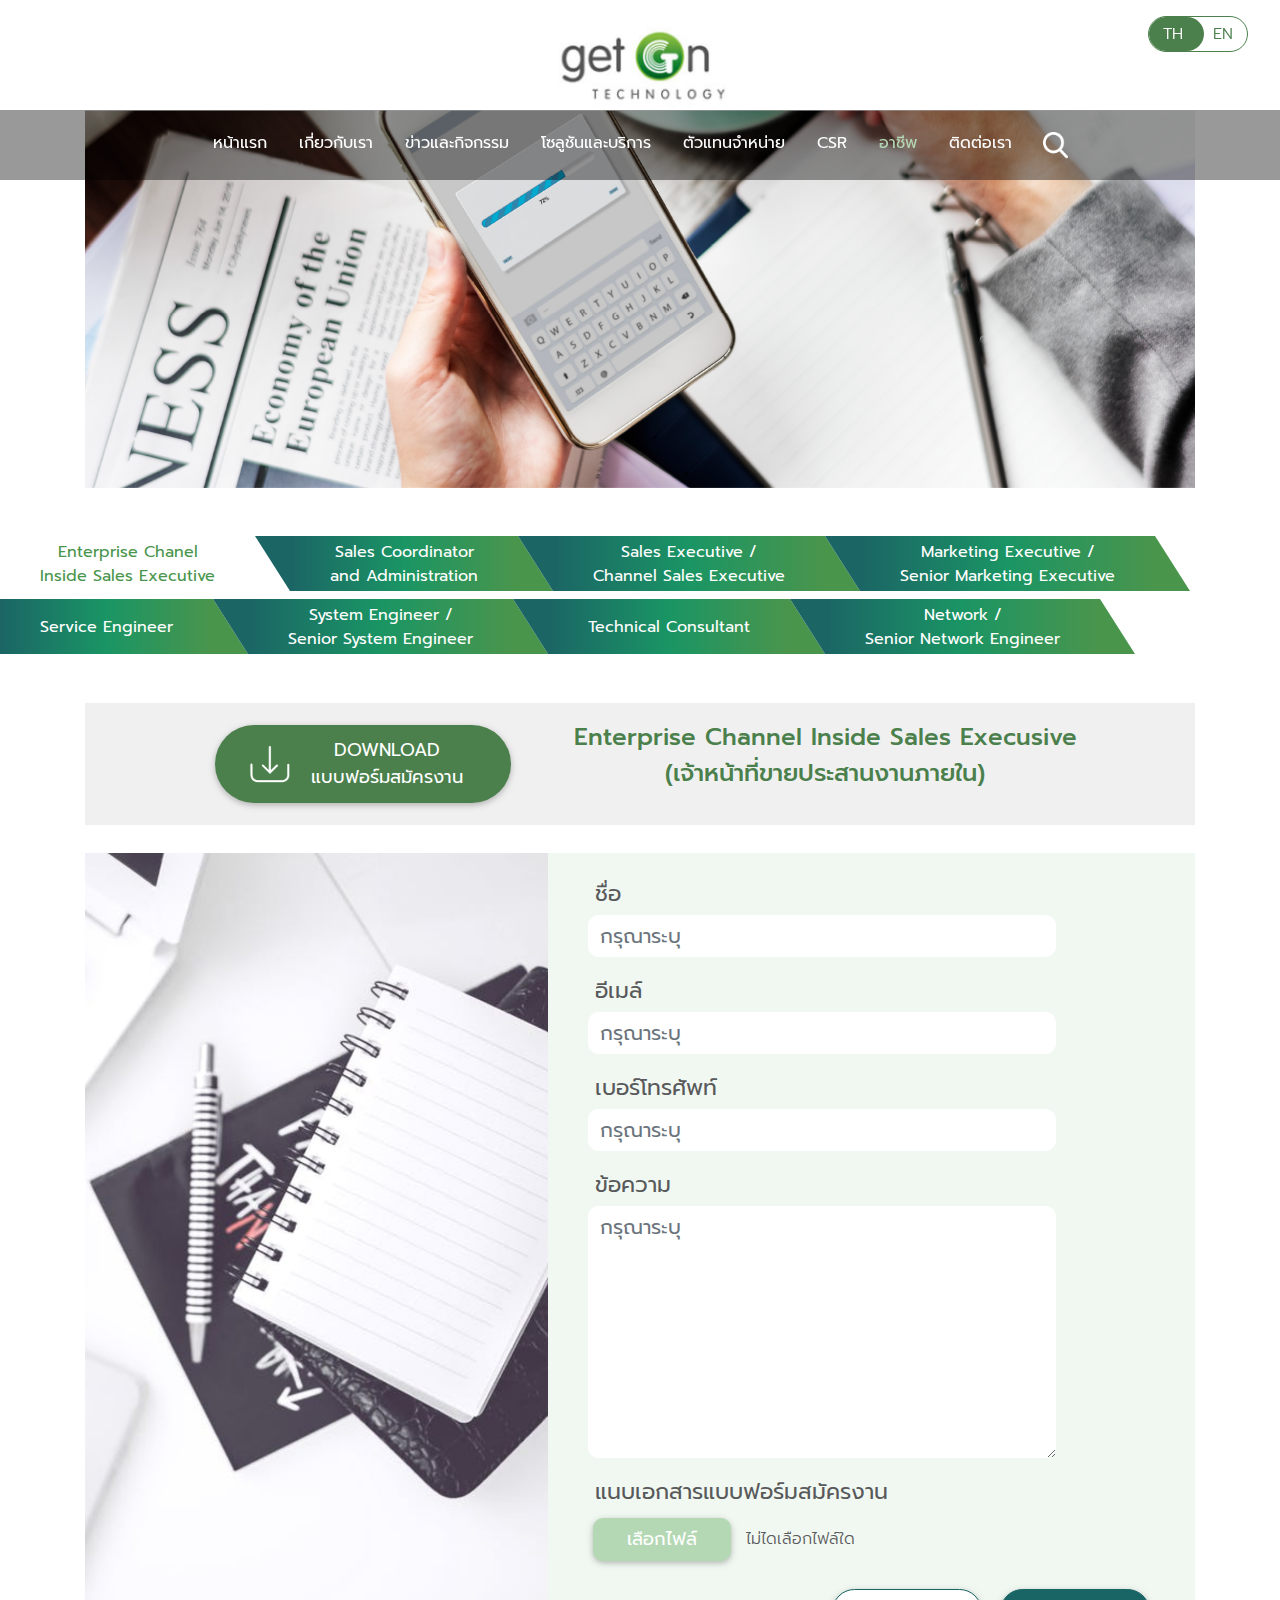
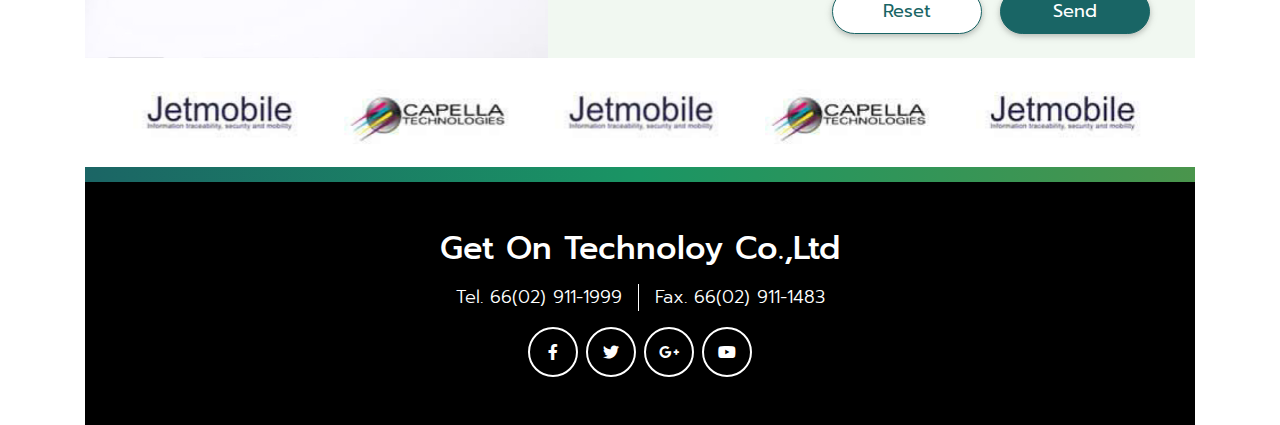
<file: ocupations_form.html>
<!DOCTYPE html>
<html lang="en">

<head>
  <meta charset="UTF-8" />
  <meta name="viewport" content="width=device-width, initial-scale=1, shrink-to-fit=no" />
  <meta http-equiv="x-ua-compatible" content="ie=edge" />
  <title>GetOn Technology</title>
  <link rel="icon" href="./img/favicon.ico" type="image/x-icon" />
  <link rel="stylesheet" href="https://use.fontawesome.com/releases/v5.11.2/css/all.css" />
  <link rel="stylesheet" href="./css/bootstrap.min.css" />
  <link rel="stylesheet" href="./css/mdb.min.css" />
  <link rel="stylesheet" href="./assets/OwlCarousel/assets/owl.carousel.min.css" />
  <link rel="stylesheet" href="./assets/OwlCarousel/assets/owl.theme.default.min.css" />
  <link rel="stylesheet" href="./assets/fancybox/jquery.fancybox.min.css" />
  <link rel="stylesheet" href="./css/style.css" />
</head>

<body>
  <div class="container">
    <header class="header-geton">
      <div class="div-header-logo">
        <img src="./img/logo_header.jpg" class="logo-header" />
        <div class="label-switch-lang">
          <label class="switch" for="switchlang">
            <input type="checkbox" id="switchlang" />
            <div class="slider round"></div>
            <div class="box-text-lang box-th active">TH</div>
            <div class="box-text-lang box-en">EN</div>
          </label>
        </div>
        <button class="navbar-toggler btn-nav-responsive" type="button" data-toggle="collapse"
          data-target="#navbarSupportedContent" aria-controls="navbarSupportedContent" aria-expanded="false"
          aria-label="Toggle navigation">
          <span class="dark-blue-text"><i class="fas fa-bars fa-1x"></i></span>
        </button>
      </div>
      <div class="nav-geton collapse navbar-collapse" id="navbarSupportedContent">
        <ul class="ul-nav-geton">
          <li class="li-nav-geton">
            <a href="index.html" class="a-nav-geton">
              หน้าแรก
            </a>
          </li>
          <li class="li-nav-geton">
            <a href="about.html" class="a-nav-geton">
              เกี่ยวกับเรา
            </a>
          </li>
          <li class="li-nav-geton">
            <a href="news.html" class="a-nav-geton">
              ข่าวและกิจกรรม
            </a>
          </li>
          <li class="li-nav-geton">
            <a href="services.html" class="a-nav-geton">
              โซลูชันและบริการ
            </a>
          </li>
          <li class="li-nav-geton">
            <a href="agent.html" class="a-nav-geton">
              ตัวแทนจำหน่าย
            </a>
          </li>
          <li class="li-nav-geton">
            <a href="csr.html" class="a-nav-geton">
              CSR
            </a>
          </li>
          <li class="li-nav-geton">
            <a href="ocupations.html" class="a-nav-geton active">
              อาชีพ
            </a>
          </li>
          <li class="li-nav-geton">
            <a href="contact.html" class="a-nav-geton">
              ติดต่อเรา
            </a>
          </li>
          <li class="li-nav-geton">
            <a data-toggle="collapse" href="#boxsearch" aria-expanded="false" aria-controls="boxsearch"
              class="a-nav-geton btn-search li-contain-btn-search collapsed">

            </a>
            <input class="form-control input-search-nav" placeholder="ค้นหา">
          </li>
        </ul>
      </div>
      <div id="boxsearch" class="box-search collapse">
        <div class="container">
          <div class="row justify-content-center">
            <div class="col-12 col-md-6">
              <input class="form-control input-search-nav" placeholder="ค้นหา">
            </div>
          </div>
        </div>
      </div>
    </header>
  </div>
  <main class="main-geton">
    <div class="container">
      <div class="banner-news mb-lg-5">
        <img src="./img/banner-news.jpg" class="w-100 img-fluid">
      </div>
    </div>
    <div class="container-fluid">
      <ul class="ul-banner-nav ul-job">
        <li class="li-banner-nav">
          <a href="#" class="link-banner-nav active">
            Enterprise Chanel<br>Inside Sales Executive
          </a>
        </li>
        <li class="li-banner-nav">
          <a href="#" class="link-banner-nav">
            Sales Coordinator<br>and Administration
          </a>
        </li>
        <li class="li-banner-nav">
          <a href="#" class="link-banner-nav">
            Sales Executive /<br>Channel Sales Executive
          </a>
        </li>
        <li class="li-banner-nav">
          <a href="#" class="link-banner-nav">
            Marketing Executive /<br>Senior Marketing Executive
          </a>
        </li>
        <li class="li-banner-nav">
          <a href="#" class="link-banner-nav">
            Service Engineer
          </a>
        </li>
        <li class="li-banner-nav">
          <a href="#" class="link-banner-nav">
            System Engineer /<br>Senior System Engineer
          </a>
        </li>
        <li class="li-banner-nav">
          <a href="#" class="link-banner-nav">
            Technical Consultant
          </a>
        </li>
        <li class="li-banner-nav">
          <a href="#" class="link-banner-nav">
            Network /<br>Senior Network Engineer
          </a>
        </li>
      </ul>
    </div>
    <div class="container">
      <div class="section-title-job bg-f0f0f0">
        <div class="container-fluid">
          <div class="row justify-content-center">
            <div class="col-12 col-md-4 col-lg-4 order-2 order-md-1">
              <a href="#" download class="btn btn-downloadform">
                Download<br>
                แบบฟอร์มสมัครงาน
              </a>
            </div>
            <div class="col-12 col-md-8 col-lg-6 order-1 order-md-2">
              <p>Enterprise Channel Inside Sales Execusive</p>
              <p>(เจ้าหน้าที่ขายประสานงานภายใน)</p>
            </div>
          </div>
        </div>
      </div>
      <div class="py-1">
        <div class="container-fluid">
          <div class="row justify-content-center">
            <div class="col-12 col-md-4 col-lg-5 d-none d-md-block img-form-reg">

            </div>
            <div class="col-12 col-md-8 col-lg-7 bg-f1f8f1">
              <div class="box-form-reg-job">
                <p class="label-send-form">
                  ชื่อ
                </p>
                <input class="form-control input-send-form input-reg-job" placeholder="กรุณาระบุ">
                <p class="label-send-form">
                  อีเมล์
                </p>
                <input class="form-control input-send-form input-reg-job" placeholder="กรุณาระบุ">
                <p class="label-send-form">
                  เบอร์โทรศัพท์
                </p>
                <input class="form-control input-send-form input-reg-job" placeholder="กรุณาระบุ">
                <p class="label-send-form">
                  ข้อความ
                </p>
                <textarea class="form-control input-send-form input-reg-job" id="exampleFormControlTextarea1" rows="8"
                  placeholder="กรุณาระบุ"></textarea>
                <p class="label-send-form">
                  แนบเอกสารแบบฟอร์มสมัครงาน
                </p>
                <button class="btn btn-uploadfile">เลือกไฟล์</button><span id="textfile">ไม่ไดเลือกไฟล์ใด</span>
                <input type="file" id="fileupload" class="d-none">
              </div>
              <div class="w-100 text-center text-md-right px-lg-4">
                <button class="btn btn-reset">Reset</button>
                <button class="btn btn-send-reg">Send</button>
              </div>
            </div>
          </div>
        </div>
      </div>
    </div>
  </main>
  <div class="container">
    <footer>
      <div class="section-customer">
        <div id="footer-owl-carousel" class="owl-carousel">
          <div>
            <a href="#">
              <img src="./img/customer/banner-customer-1.png">
            </a>
          </div>
          <div>
            <a href="#">
              <img src="./img/customer/banner-customer-2.png">
            </a>
          </div>
          <div>
            <a href="#">
              <img src="./img/customer/banner-customer-1.png">
            </a>
          </div>
          <div>
            <a href="#">
              <img src="./img/customer/banner-customer-2.png">
            </a>
          </div>
          <div>
            <a href="#">
              <img src="./img/customer/banner-customer-1.png">
            </a>
          </div>
          <div>
            <a href="#">
              <img src="./img/customer/banner-customer-2.png">
            </a>
          </div>
        </div>
      </div>
      <div class="line-footer"></div>
      <div class="section-footer">
        <h2 class="h2-responsive text-center white-text fw-500 mb-3">
          Get On Technoloy Co.,Ltd
        </h2>
        <ul class="footer-contact">
          <li class="li-footer-contact">
            Tel. 66(02) 911-1999
          </li>
          <li class="li-footer-contact">
            Fax. 66(02) 911-1483
          </li>
        </ul>
        <ul class="footer-social">
          <li class="li-footer-social">
            <a href="" class="link-footer-social">
              <i class="fab fa-facebook-f"></i>
            </a>
          </li>
          <li class="li-footer-social">
            <a href="" class="link-footer-social">
              <i class="fab fa-twitter"></i>
            </a>
          </li>
          <li class="li-footer-social">
            <a href="" class="link-footer-social">
              <i class="fab fa-google-plus-g"></i>
            </a>
          </li>
          <li class="li-footer-social">
            <a href="" class="link-footer-social">
              <i class="fab fa-youtube"></i>
            </a>
          </li>
        </ul>
      </div>
    </footer>
  </div>
  <script type="text/javascript" src="./js/jquery.min.js"></script>
  <script type="text/javascript" src="./js/popper.min.js"></script>
  <script type="text/javascript" src="./js/bootstrap.min.js"></script>
  <script type="text/javascript" src="./js/mdb.min.js"></script>
  <script type="text/javascript" src="./assets/OwlCarousel/owl.carousel.min.js"></script>
  <script type="text/javascript" src="./assets/fancybox/jquery.fancybox.min.js"></script>
  <script type="text/javascript" src="./js/core.js"></script>
</body>

</html>
</file>
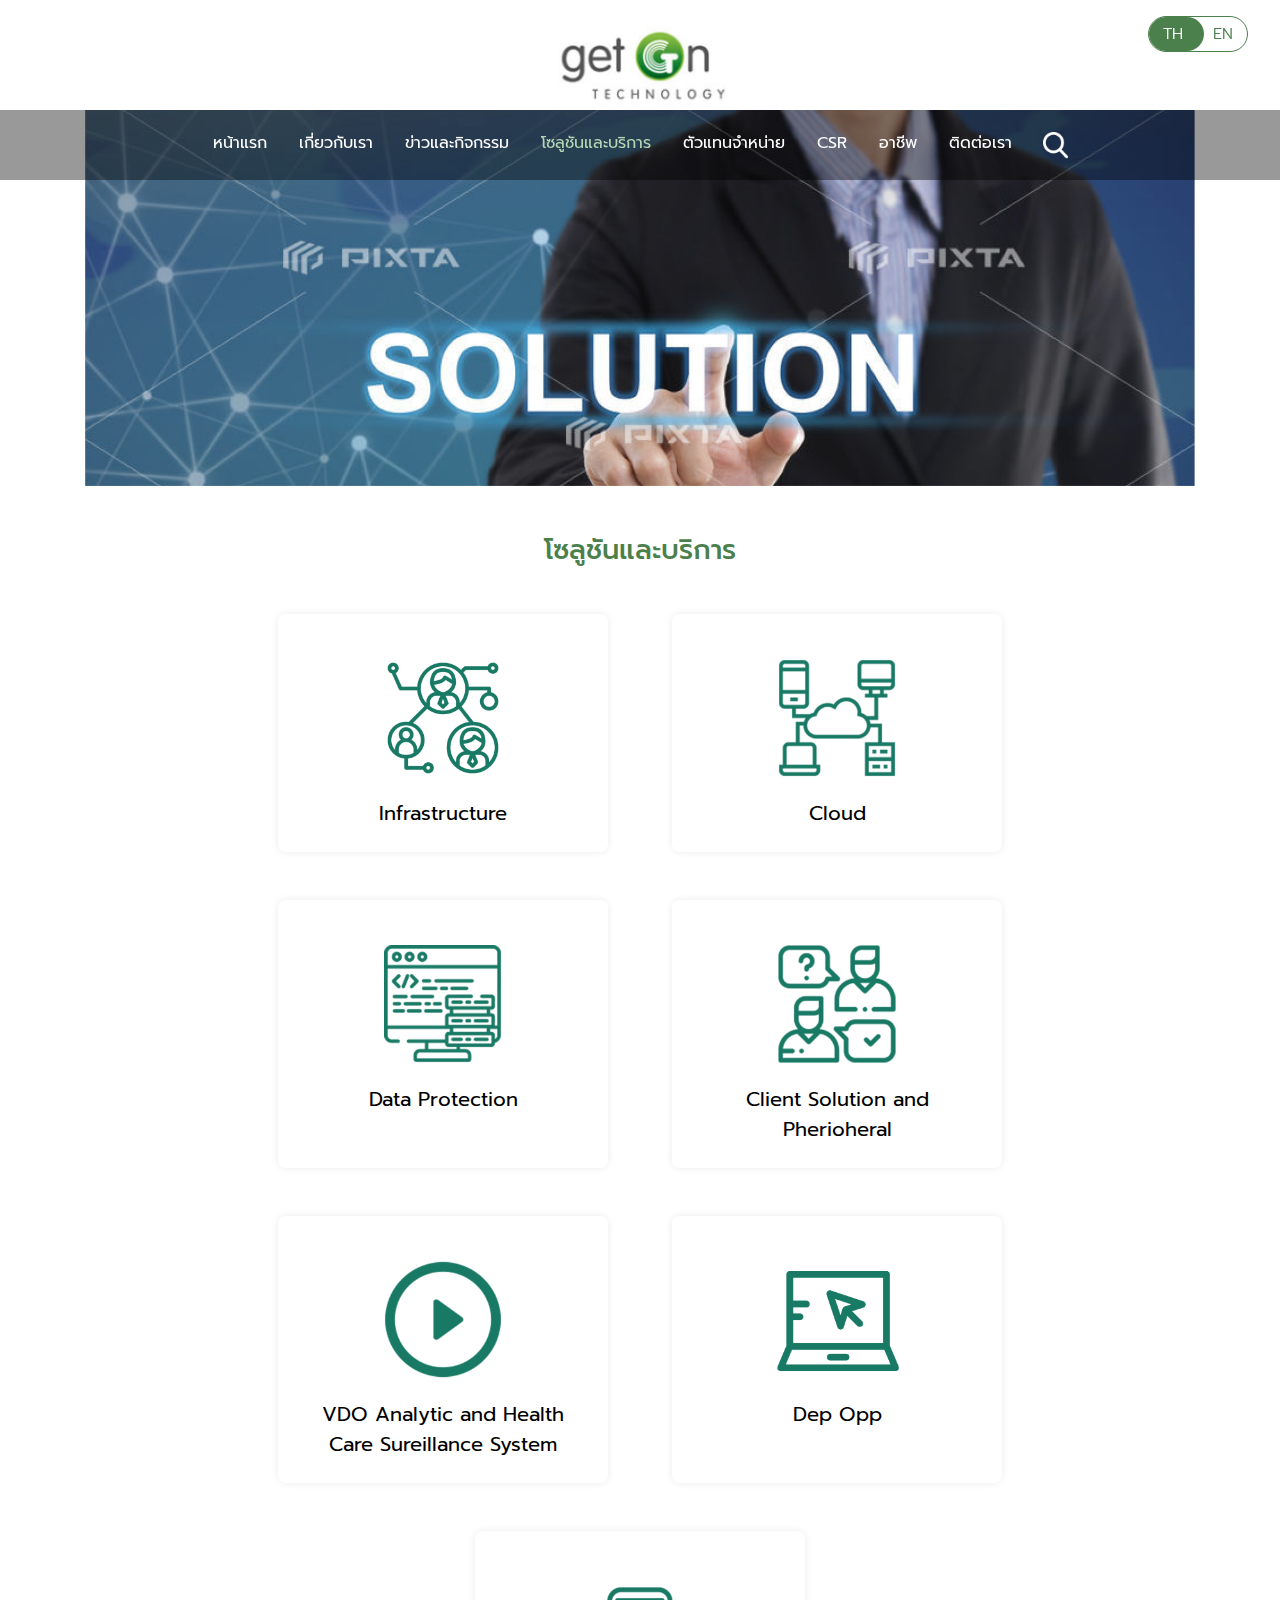
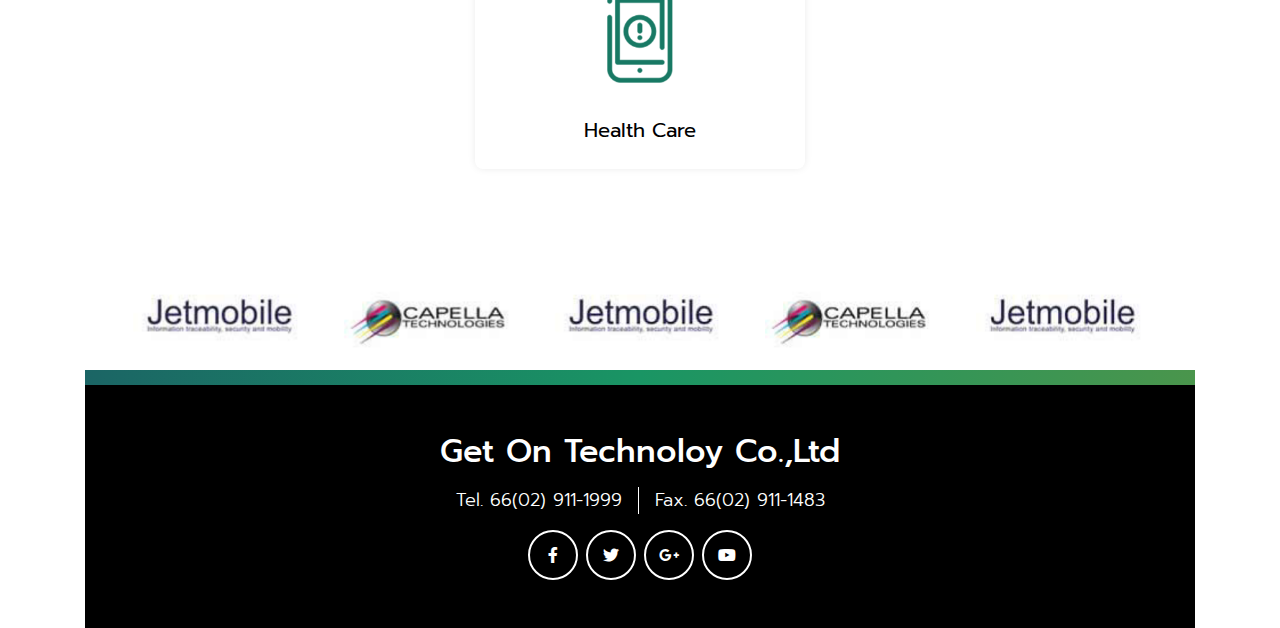
<file: services.html>
<!DOCTYPE html>
<html lang="en">

<head>
  <meta charset="UTF-8" />
  <meta name="viewport" content="width=device-width, initial-scale=1, shrink-to-fit=no" />
  <meta http-equiv="x-ua-compatible" content="ie=edge" />
  <title>GetOn Technology</title>
  <link rel="icon" href="./img/favicon.ico" type="image/x-icon" />
  <link rel="stylesheet" href="https://use.fontawesome.com/releases/v5.11.2/css/all.css" />
  <link rel="stylesheet" href="./css/bootstrap.min.css" />
  <link rel="stylesheet" href="./css/mdb.min.css" />
  <link rel="stylesheet" href="./assets/OwlCarousel/assets/owl.carousel.min.css" />
  <link rel="stylesheet" href="./assets/OwlCarousel/assets/owl.theme.default.min.css" />
  <link rel="stylesheet" href="./assets/fancybox/jquery.fancybox.min.css" />
  <link rel="stylesheet" href="./css/style.css" />
</head>

<body>
  <div class="container">
    <header class="header-geton">
      <div class="div-header-logo">
        <img src="./img/logo_header.jpg" class="logo-header" />
        <div class="label-switch-lang">
          <label class="switch" for="switchlang">
            <input type="checkbox" id="switchlang" />
            <div class="slider round"></div>
            <div class="box-text-lang box-th active">TH</div>
            <div class="box-text-lang box-en">EN</div>
          </label>
        </div>
        <button class="navbar-toggler btn-nav-responsive" type="button" data-toggle="collapse"
          data-target="#navbarSupportedContent" aria-controls="navbarSupportedContent" aria-expanded="false"
          aria-label="Toggle navigation">
          <span class="dark-blue-text"><i class="fas fa-bars fa-1x"></i></span>
        </button>
      </div>
      <div class="nav-geton collapse navbar-collapse" id="navbarSupportedContent">
        <ul class="ul-nav-geton">
          <li class="li-nav-geton">
            <a href="index.html" class="a-nav-geton">
              หน้าแรก
            </a>
          </li>
          <li class="li-nav-geton">
            <a href="about.html" class="a-nav-geton">
              เกี่ยวกับเรา
            </a>
          </li>
          <li class="li-nav-geton">
            <a href="news.html" class="a-nav-geton">
              ข่าวและกิจกรรม
            </a>
          </li>
          <li class="li-nav-geton">
            <a href="services.html" class="a-nav-geton active">
              โซลูชันและบริการ
            </a>
          </li>
          <li class="li-nav-geton">
            <a href="agent.html" class="a-nav-geton">
              ตัวแทนจำหน่าย
            </a>
          </li>
          <li class="li-nav-geton">
            <a href="csr.html" class="a-nav-geton">
              CSR
            </a>
          </li>
          <li class="li-nav-geton">
            <a href="ocupations.html" class="a-nav-geton">
              อาชีพ
            </a>
          </li>
          <li class="li-nav-geton">
            <a href="contact.html" class="a-nav-geton">
              ติดต่อเรา
            </a>
          </li>
          <li class="li-nav-geton">
            <a data-toggle="collapse" href="#boxsearch" aria-expanded="false" aria-controls="boxsearch"
              class="a-nav-geton btn-search li-contain-btn-search collapsed">

            </a>
            <input class="form-control input-search-nav" placeholder="ค้นหา">
          </li>
        </ul>
      </div>
      <div id="boxsearch" class="box-search collapse">
        <div class="container">
          <div class="row justify-content-center">
            <div class="col-12 col-md-6">
              <input class="form-control input-search-nav" placeholder="ค้นหา">
            </div>
          </div>
        </div>
      </div>
    </header>
    <main class="main-geton">
      <div class="banner-news">
        <img src="./img/solution_banner.png" class="w-100 img-fluid">        
      </div>
      <div class="section-solution">
        <h3 class="h3-responsive text-center c-4b804c fw-500 mb-5">
          โซลูชันและบริการ
        </h3>
        <div class="container-fluid">
          <div class="row justify-content-center">
            <div class="box-solutions-home solution-page">
              <img src="./img/solution/1.png" class="img-solution-home" />
              <p class="mb-0">Infrastructure</p>
            </div>
            <div class="box-solutions-home solution-page">
              <img src="./img/solution/2.png" class="img-solution-home" />
              <p class="mb-0">Cloud</p>
            </div>
            <div class="box-solutions-home solution-page">
              <img src="./img/solution/3.png" class="img-solution-home" />
              <p class="mb-0">Data Protection</p>
            </div>
            <div class="box-solutions-home solution-page">
              <img src="./img/solution/4.png" class="img-solution-home" />
              <p class="mb-0">Client Solution and Pherioheral</p>
            </div>
            <div class="box-solutions-home solution-page">
              <img src="./img/solution/5.png" class="img-solution-home" />
              <p class="mb-0">
                VDO Analytic and Health Care Sureillance System
              </p>
            </div>
            <div class="box-solutions-home solution-page">
              <img src="./img/solution/6.png" class="img-solution-home" />
              <p class="mb-0">Dep Opp</p>
            </div>
            <div class="box-solutions-home solution-page">
              <img src="./img/solution/7.png" class="img-solution-home" />
              <p class="mb-0">Health Care</p>
            </div>
          </div>
        </div>
      </div>
    </main>
    <footer>
      <div class="section-customer">
        <div id="footer-owl-carousel" class="owl-carousel">
          <div>
            <a href="#">
              <img src="./img/customer/banner-customer-1.png">
            </a>
          </div>
          <div>
            <a href="#">
              <img src="./img/customer/banner-customer-2.png">
            </a>
          </div>
          <div>
            <a href="#">
              <img src="./img/customer/banner-customer-1.png">
            </a>
          </div>
          <div>
            <a href="#">
              <img src="./img/customer/banner-customer-2.png">
            </a>
          </div>
          <div>
            <a href="#">
              <img src="./img/customer/banner-customer-1.png">
            </a>
          </div>
          <div>
            <a href="#">
              <img src="./img/customer/banner-customer-2.png">
            </a>
          </div>
        </div>
      </div>
      <div class="line-footer"></div>
      <div class="section-footer">
        <h2 class="h2-responsive text-center white-text fw-500 mb-3">
          Get On Technoloy Co.,Ltd
        </h2>
        <ul class="footer-contact">
          <li class="li-footer-contact">
            Tel. 66(02) 911-1999
          </li>
          <li class="li-footer-contact">
            Fax. 66(02) 911-1483
          </li>
        </ul>
        <ul class="footer-social">
          <li class="li-footer-social">
            <a href="" class="link-footer-social">
              <i class="fab fa-facebook-f"></i>
            </a>
          </li>
          <li class="li-footer-social">
            <a href="" class="link-footer-social">
              <i class="fab fa-twitter"></i>
            </a>
          </li>
          <li class="li-footer-social">
            <a href="" class="link-footer-social">
              <i class="fab fa-google-plus-g"></i>
            </a>
          </li>
          <li class="li-footer-social">
            <a href="" class="link-footer-social">
              <i class="fab fa-youtube"></i>
            </a>
          </li>
        </ul>
      </div>
    </footer>
  </div>
  <script type="text/javascript" src="./js/jquery.min.js"></script>
  <script type="text/javascript" src="./js/popper.min.js"></script>
  <script type="text/javascript" src="./js/bootstrap.min.js"></script>
  <script type="text/javascript" src="./js/mdb.min.js"></script>
  <script type="text/javascript" src="./assets/OwlCarousel/owl.carousel.min.js"></script>
  <script type="text/javascript" src="./assets/fancybox/jquery.fancybox.min.js"></script>
  <script type="text/javascript" src="./js/core.js"></script>
</body>

</html>
</file>
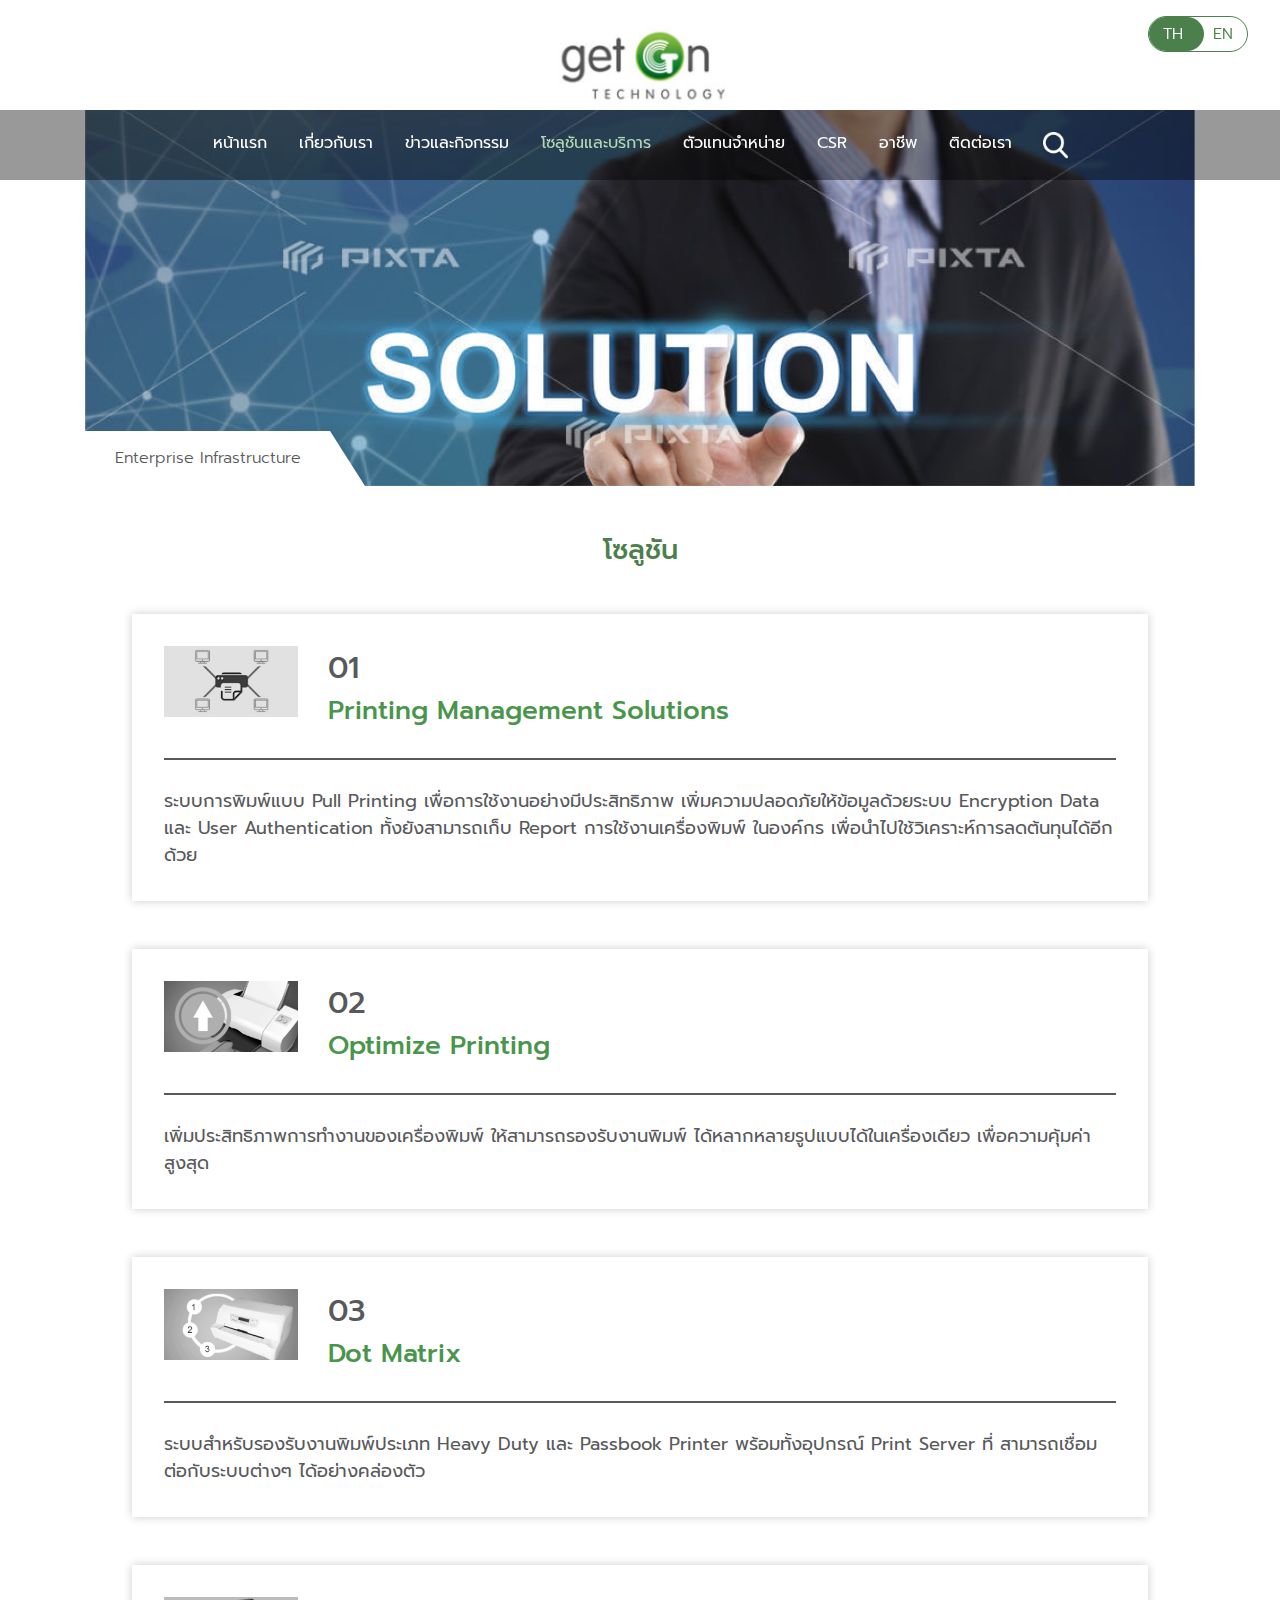
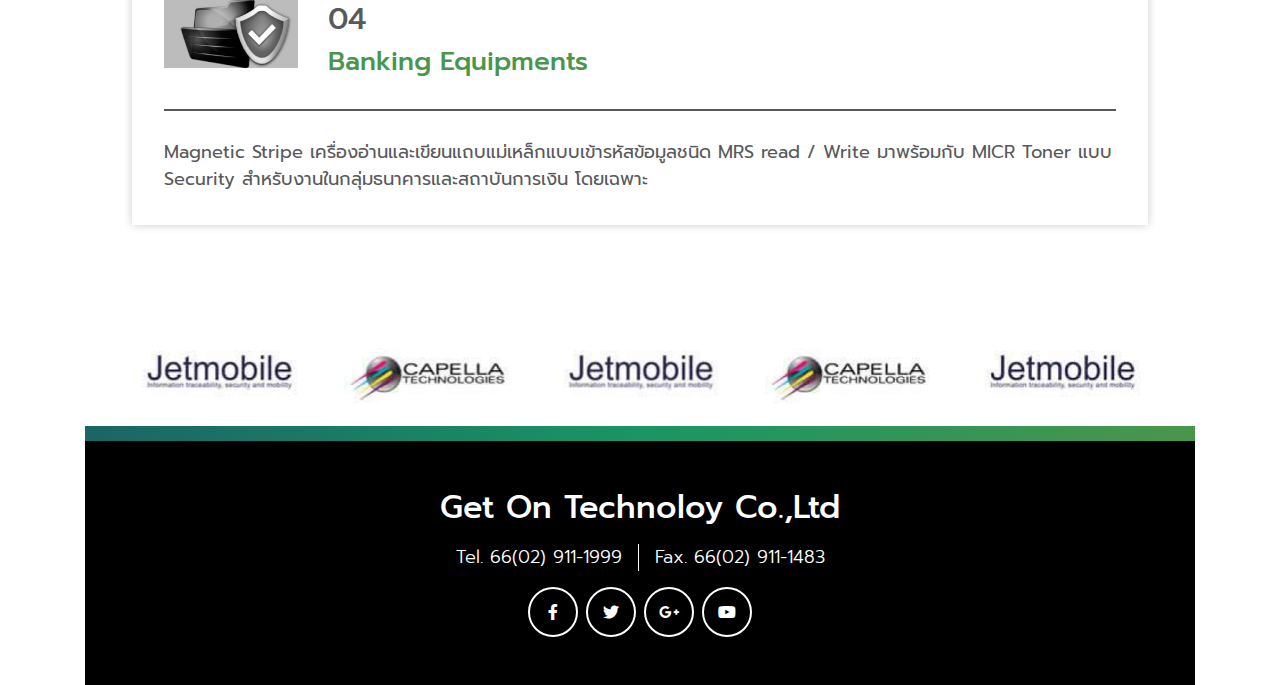
<file: services_detail.html>
<!DOCTYPE html>
<html lang="en">

<head>
  <meta charset="UTF-8" />
  <meta name="viewport" content="width=device-width, initial-scale=1, shrink-to-fit=no" />
  <meta http-equiv="x-ua-compatible" content="ie=edge" />
  <title>GetOn Technology</title>
  <link rel="icon" href="./img/favicon.ico" type="image/x-icon" />
  <link rel="stylesheet" href="https://use.fontawesome.com/releases/v5.11.2/css/all.css" />
  <link rel="stylesheet" href="./css/bootstrap.min.css" />
  <link rel="stylesheet" href="./css/mdb.min.css" />
  <link rel="stylesheet" href="./assets/OwlCarousel/assets/owl.carousel.min.css" />
  <link rel="stylesheet" href="./assets/OwlCarousel/assets/owl.theme.default.min.css" />
  <link rel="stylesheet" href="./assets/fancybox/jquery.fancybox.min.css" />
  <link rel="stylesheet" href="./css/style.css" />
</head>

<body>
  <div class="container">
    <header class="header-geton">
      <div class="div-header-logo">
        <img src="./img/logo_header.jpg" class="logo-header" />
        <div class="label-switch-lang">
          <label class="switch" for="switchlang">
            <input type="checkbox" id="switchlang" />
            <div class="slider round"></div>
            <div class="box-text-lang box-th active">TH</div>
            <div class="box-text-lang box-en">EN</div>
          </label>
        </div>
        <button class="navbar-toggler btn-nav-responsive" type="button" data-toggle="collapse"
          data-target="#navbarSupportedContent" aria-controls="navbarSupportedContent" aria-expanded="false"
          aria-label="Toggle navigation">
          <span class="dark-blue-text"><i class="fas fa-bars fa-1x"></i></span>
        </button>
      </div>
      <div class="nav-geton collapse navbar-collapse" id="navbarSupportedContent">
        <ul class="ul-nav-geton">
          <li class="li-nav-geton">
            <a href="index.html" class="a-nav-geton">
              หน้าแรก
            </a>
          </li>
          <li class="li-nav-geton">
            <a href="about.html" class="a-nav-geton">
              เกี่ยวกับเรา
            </a>
          </li>
          <li class="li-nav-geton">
            <a href="news.html" class="a-nav-geton">
              ข่าวและกิจกรรม
            </a>
          </li>
          <li class="li-nav-geton">
            <a href="services.html" class="a-nav-geton active">
              โซลูชันและบริการ
            </a>
          </li>
          <li class="li-nav-geton">
            <a href="agent.html" class="a-nav-geton">
              ตัวแทนจำหน่าย
            </a>
          </li>
          <li class="li-nav-geton">
            <a href="csr.html" class="a-nav-geton">
              CSR
            </a>
          </li>
          <li class="li-nav-geton">
            <a href="ocupations.html" class="a-nav-geton">
              อาชีพ
            </a>
          </li>
          <li class="li-nav-geton">
            <a href="contact.html" class="a-nav-geton">
              ติดต่อเรา
            </a>
          </li>
          <li class="li-nav-geton">
            <a data-toggle="collapse" href="#boxsearch" aria-expanded="false" aria-controls="boxsearch"
              class="a-nav-geton btn-search li-contain-btn-search collapsed">

            </a>
            <input class="form-control input-search-nav" placeholder="ค้นหา">
          </li>
        </ul>
      </div>
      <div id="boxsearch" class="box-search collapse">
        <div class="container">
          <div class="row justify-content-center">
            <div class="col-12 col-md-6">
              <input class="form-control input-search-nav" placeholder="ค้นหา">
            </div>
          </div>
        </div>
      </div>
    </header>
    <main class="main-geton">
      <div class="banner-news">
        <img src="./img/solution_banner.png" class="w-100 img-fluid">
        <ul class="ul-banner-nav">
          <li class="li-banner-nav">
            <a href="#" class="link-banner-nav active">
              Enterprise Infrastructure
            </a>
          </li>
        </ul>
      </div>
      <div class="section-content-news py-5">
        <h3 class="h3-responsive text-center c-4b804c fw-500 mb-5">
          โซลูชัน
        </h3>
        <div class="container-fluid">
          <div class="row justify-content-center">
            <div class="col-12">
              <div class="box-card-lv-service">
                <div class="row">
                  <div class="col-12 col-md-4 col-lg-2">
                    <img src="./img/enterprise_infrastructure/1.jpg" class="w-100 img-fluid">
                  </div>
                  <div class="col-12 col-md-8 col-lg-10">
                    <p class="txt-num-lv-service">01</p>
                    <p class="txt-title-lv-service">Printing Management Solutions</p>
                  </div>
                  <div class="col-12">
                    <hr class="hr-lv-service">
                  </div>
                  <div class="col-12">
                    <p class="txt-detail-lv-service">
                      ระบบการพิมพ์แบบ Pull Printing เพื่อการใช้งานอย่างมีประสิทธิภาพ เพิ่มความปลอดภัยให้ข้อมูลด้วยระบบ
                      Encryption Data และ User Authentication ทั้งยังสามารถเก็บ Report การใช้งานเครื่องพิมพ์ ในองค์กร
                      เพื่อนําไปใช้วิเคราะห์การลดต้นทุนได้อีกด้วย
                    </p>
                  </div>
                </div>
              </div>
              <div class="box-card-lv-service">
                <div class="row">
                  <div class="col-12 col-md-4 col-lg-2">
                    <img src="./img/enterprise_infrastructure/2.jpg" class="w-100 img-fluid">
                  </div>
                  <div class="col-12 col-md-8 col-lg-10">
                    <p class="txt-num-lv-service">02</p>
                    <p class="txt-title-lv-service">Optimize Printing</p>
                  </div>
                  <div class="col-12">
                    <hr class="hr-lv-service">
                  </div>
                  <div class="col-12">
                    <p class="txt-detail-lv-service">
                      เพิ่มประสิทธิภาพการทํางานของเครื่องพิมพ์ ให้สามารถรองรับงานพิมพ์
                      ได้หลากหลายรูปแบบได้ในเครื่องเดียว เพื่อความคุ้มค่าสูงสุด
                    </p>
                  </div>
                </div>
              </div>
              <div class="box-card-lv-service">
                <div class="row">
                  <div class="col-12 col-md-4 col-lg-2">
                    <img src="./img/enterprise_infrastructure/3.jpg" class="w-100 img-fluid">
                  </div>
                  <div class="col-12 col-md-8 col-lg-10">
                    <p class="txt-num-lv-service">03</p>
                    <p class="txt-title-lv-service">Dot Matrix</p>
                  </div>
                  <div class="col-12">
                    <hr class="hr-lv-service">
                  </div>
                  <div class="col-12">
                    <p class="txt-detail-lv-service">
                      ระบบสําหรับรองรับงานพิมพ์ประเภท Heavy Duty และ Passbook Printer พร้อมทั้งอุปกรณ์ Print Server ที่
                      สามารถเชื่อมต่อกับระบบต่างๆ ได้อย่างคล่องตัว
                    </p>
                  </div>
                </div>
              </div>
              <div class="box-card-lv-service">
                <div class="row">
                  <div class="col-12 col-md-4 col-lg-2">
                    <img src="./img/enterprise_infrastructure/4.jpg" class="w-100 img-fluid">
                  </div>
                  <div class="col-12 col-md-8 col-lg-10">
                    <p class="txt-num-lv-service">04</p>
                    <p class="txt-title-lv-service">Banking Equipments</p>
                  </div>
                  <div class="col-12">
                    <hr class="hr-lv-service">
                  </div>
                  <div class="col-12">
                    <p class="txt-detail-lv-service">
                      Magnetic Stripe เครื่องอ่านและเขียนแถบแม่เหล็กแบบเข้ารหัสข้อมูลชนิด MRS read / Write มาพร้อมกับ
                      MICR Toner แบบ Security สําหรับงานในกลุ่มธนาคารและสถาบันการเงิน โดยเฉพาะ
                    </p>
                  </div>
                </div>
              </div>
            </div>
          </div>
        </div>
      </div>
    </main>
    <footer>
      <div class="section-customer">
        <div id="footer-owl-carousel" class="owl-carousel">
          <div>
            <a href="#">
              <img src="./img/customer/banner-customer-1.png">
            </a>
          </div>
          <div>
            <a href="#">
              <img src="./img/customer/banner-customer-2.png">
            </a>
          </div>
          <div>
            <a href="#">
              <img src="./img/customer/banner-customer-1.png">
            </a>
          </div>
          <div>
            <a href="#">
              <img src="./img/customer/banner-customer-2.png">
            </a>
          </div>
          <div>
            <a href="#">
              <img src="./img/customer/banner-customer-1.png">
            </a>
          </div>
          <div>
            <a href="#">
              <img src="./img/customer/banner-customer-2.png">
            </a>
          </div>
        </div>
      </div>
      <div class="line-footer"></div>
      <div class="section-footer">
        <h2 class="h2-responsive text-center white-text fw-500 mb-3">
          Get On Technoloy Co.,Ltd
        </h2>
        <ul class="footer-contact">
          <li class="li-footer-contact">
            Tel. 66(02) 911-1999
          </li>
          <li class="li-footer-contact">
            Fax. 66(02) 911-1483
          </li>
        </ul>
        <ul class="footer-social">
          <li class="li-footer-social">
            <a href="" class="link-footer-social">
              <i class="fab fa-facebook-f"></i>
            </a>
          </li>
          <li class="li-footer-social">
            <a href="" class="link-footer-social">
              <i class="fab fa-twitter"></i>
            </a>
          </li>
          <li class="li-footer-social">
            <a href="" class="link-footer-social">
              <i class="fab fa-google-plus-g"></i>
            </a>
          </li>
          <li class="li-footer-social">
            <a href="" class="link-footer-social">
              <i class="fab fa-youtube"></i>
            </a>
          </li>
        </ul>
      </div>
    </footer>
  </div>
  <script type="text/javascript" src="./js/jquery.min.js"></script>
  <script type="text/javascript" src="./js/popper.min.js"></script>
  <script type="text/javascript" src="./js/bootstrap.min.js"></script>
  <script type="text/javascript" src="./js/mdb.min.js"></script>
  <script type="text/javascript" src="./assets/OwlCarousel/owl.carousel.min.js"></script>
  <script type="text/javascript" src="./assets/fancybox/jquery.fancybox.min.js"></script>
  <script type="text/javascript" src="./js/core.js"></script>
</body>

</html>
</file>
<file: css/style.css>
@import url("https://fonts.googleapis.com/css?family=Prompt:100,100i,200,200i,300,300i,400,400i,500,500i,600,600i,700,700i,800,800i,900,900i&display=swap&subset=thai");

* {
  font-family: "Prompt", sans-serif;
  font-size: 16px;
  color: #58595b;
}

.c-4b804c {
  color: #4b804c !important;
}
.bg-f1f8f1 {
  background-color: #f1f8f1 !important;
}
.fw-500 {
  font-weight: 500;
}
.container-web {
  width: 100%;
  max-width: 1920px;
  margin: 0 auto;
  position: relative;
}

.div-header-logo {
  position: relative;
  display: flex;
  justify-content: center;
  align-items: center;
  background-color: #ffffff;
}
.box-img-detail-news {
  width: 100%;
  text-align: center;
  margin-bottom: 2rem;
}
.box-content-detail-news,
.box-images-detail-news,
.box-social-detail-news {
  padding-left: 1rem;
  padding-right: 1rem;
}
.img-detail-news {
  width: 100%;
  max-width: 1024px;
  height: auto;
}
.logo-header {
  width: auto;
  height: 110px;
  margin-top: 0px;
}
.box-about-detail {
  background-color: rgba(0, 0, 0, 0.4);
  padding: 1rem;
}
.label-switch-lang {
  position: absolute;
  right: 2rem;
  top: 1rem;
}
.switch {
  display: inline-block;
  height: 36px;
  position: relative;
  width: 100px;
  overflow: hidden;
  margin-bottom: 0;
}
.section-content-contact {
  padding-left: 1rem;
  padding-right: 1rem;
  background-color: #f1f8f1;
}
.switch input {
  display: none;
}
.box-contact-type {
  padding: 1rem;
  padding-top: 1.2rem;
  padding-bottom: 1rem;
  padding-left: 7rem;
  background-color: #ffffff;
  background-repeat: no-repeat;
  background-size: 4rem 4rem;
  background-position: 1.5rem 1.5rem;
  min-height: 100px;
  display: flex;
  flex-direction: column;
  justify-content: center;
  margin-bottom: 2rem;
}
.box-contact-type p,
.text-title-send {
  font-size: 22px;
  font-weight: 500;
  margin-bottom: 0;
}
.box-contact-type p,
.text-title-send:first-of-type {
  margin-bottom: 0.5rem;
}
.box-contact-type.type-phone {
  background-image: url("../img/contact/phone.png");
}
.box-contact-type.type-fax {
  background-image: url("../img/contact/fax.png");
}
.box-contact-type.type-pin {
  background-image: url("../img/contact/pin.png");
}
.slider {
  background-color: #ffffff;
  bottom: 0;
  cursor: pointer;
  left: 0;
  position: absolute;
  right: 0;
  top: 0;
  transition: 0.4s;
  border: 1px solid #4b804c;
}

.slider:before {
  background-color: #4b804c;
  top: 0px;
  bottom: 0px;
  content: "";
  height: 34px;
  left: 0px;
  position: absolute;
  transition: 0.4s;
  width: 55px;
}

input:checked + .slider {
  background-color: #ffffff;
}

input:checked + .slider:before {
  transform: translateX(43px);
}

.slider.round {
  border-radius: 34px;
}

.slider.round:before {
  border-radius: 34px;
}

.box-text-lang {
  width: 50px;
  height: 35px;
  display: flex;
  position: absolute;
  justify-content: center;
  align-items: center;
  cursor: pointer;
  color: #4b804c;
}
.box-text-lang.box-th {
  left: 0;
}
.box-text-lang.box-en {
  right: 0;
}
.box-text-lang.active {
  color: #ffffff;
}
.txt-label-form {
  color: #ffffff;
  font-size: 20px;
  margin-bottom: 0.5rem;
  padding-left: 1.3rem;
}
.form-input-geton {
  border-radius: 1.3rem;
  font-size: 20px;
  margin-bottom: 0.5rem;
  height: calc(1.5em + 0.75rem + 2px);
  padding: 0.375rem 0.75rem;
  padding-left: 1.3rem;
  padding-right: 1.3rem;
  background-color: #ffffff;
}
.form-input-geton.geton-radio {
  padding-top: 6px;
  padding-right: 6px;
  padding-bottom: 6px;
  padding-left: 6px;
}
.custom-control.custom-radio.custom-control-radio-geton {
  padding-left: 0px;
}
.custom-control.custom-radio.custom-control-radio-geton .custom-control-label {
  display: block;
  text-align: center;
  font-size: 20px;
  font-weight: 400;
  color: #4b804c;
  background-color: #ffffff;
  border-radius: 1.2rem;
  height: calc(1.5em + 0.75rem + 2px - 12px);
}
.custom-radio.custom-control-radio-geton .custom-control-label::before {
  display: none;
}
.custom-radio.custom-control-radio-geton
  .custom-control-input:checked
  ~ .custom-control-label::after {
  display: none;
}
.custom-control.custom-radio.custom-control-radio-geton
  .custom-control-input:checked
  ~ .custom-control-label {
  color: #ffffff;
  background-color: #1b4b59;
  font-weight: 300;
}
.autocomplete {
  display: inline-block;
  position: relative;
  width: 100%;
}
.txt-title-ceo {
  font-size: 20px;
  font-weight: 500;
  margin-bottom: 0.5rem;
  color: #58595b;
}
.txt-detail-ceo {
  font-size: 18px;
  color: #58595b;
}
.img-ceo {
  width: 100%;
  max-width: 250px;
}
.autocomplete-items {
  position: absolute;
  border: 1px solid #4a954c;
  border-radius: 15px;
  border-bottom: none;
  border-top: none;
  z-index: 99;
  /*position the autocomplete items to be the same width as the container:*/
  top: 100%;
  left: 0;
  right: 0;
}
.autocomplete-items div {
  padding: 10px;
  cursor: pointer;
  background-color: #ffffff;
  border-bottom: 1px solid #4a954c;
}
.autocomplete-items div:first-of-type {
  border-top-right-radius: 15px;
  border-top-left-radius: 15px;
}
.autocomplete-items div:last-of-type {
  border-bottom-right-radius: 15px;
  border-bottom-left-radius: 15px;
}
.autocomplete-items div:hover {
  background-color: #4a954c;
  color: #ffffff;
}
.txt-title-about {
  color: #ffffff;
  font-size: 24px;
}
.txt-detail-about {
  color: #ffffff;
  font-size: 16px;
}
.autocomplete-active {
  background-color: #4a954c !important;
  color: #ffffff;
}
#carousel-home.carousel .carousel-control-prev-icon,
#carousel-home.carousel .carousel-control-next-icon {
  width: 40px;
  height: 40px;
  background-color: rgba(0, 0, 0, 0.5);
}
.section-solution {
  padding-top: 3rem;
  padding-bottom: 3rem;
}
.box-solutions-home {
  width: 220px;
  margin-left: 8px;
  margin-right: 8px;
  text-align: center;
  background-color: #ffffff;
  -webkit-box-shadow: 0px 0px 8px -1px rgba(0, 0, 0, 0.1);
  -moz-box-shadow: 0px 0px 8px -1px rgba(0, 0, 0, 0.1);
  box-shadow: 0px 0px 8px -1px rgba(0, 0, 0, 0.1);
  margin-bottom: 2rem;
  border-radius: 8px;
  padding-top: 1.5rem;
  padding-bottom: 1.5rem;
  padding-left: 0.5rem;
  padding-right: 0.5rem;
  cursor: pointer;
}
.box-solutions-home .img-solution-home {
  width: 80%;
}
.box-solutions-home p {
  color: #000000;
  font-size: 16px;
}
.box-solutions-home:hover {
  background-image: linear-gradient(to right, #1b6565, #1a9564, #4a954c);
}
.box-solutions-home:hover p {
  color: #ffffff;
}
.box-solutions-home:hover .img-solution-home {
  -webkit-filter: brightness(0) invert(1);
  filter: brightness(0) invert(1);
}

.slider-banner {
  position: relative;
}
.ul-nav-geton {
  padding-left: 0;
  list-style: none;
  display: flex;
  justify-content: center;
  margin-bottom: 0;
  color: #ffffff;
}
.ul-nav-geton .li-nav-geton .a-nav-geton {
  display: block;
  color: #ffffff;
  padding-top: 0.85rem;
  padding-bottom: 0.85rem;
  font-weight: 400;
  font-size: 16px;
  padding-left: 1rem;
  padding-right: 1rem;
}
.ul-nav-geton .li-nav-geton .a-nav-geton:hover,
.ul-nav-geton .li-nav-geton .a-nav-geton:active,
.ul-nav-geton .li-nav-geton .a-nav-geton.active {
  color: #b4d8b4;
}
.nav-geton {
  min-height: 70px;
  background-color: rgba(0, 0, 0, 0.4);
  display: flex;
  justify-content: center;
  align-items: center;
}
.header-geton {
  z-index: 3;
  position: fixed;
  width: 100%;
  top: 0;
  left: 0;
  right: 0;
  transition: transform 300ms;
}
.header-geton.hide-header {
  transform: translateY(-180px);
}
.main-geton {
  margin-top: 110px;
  z-index: 2;
}
.btn-search {
  width: 55px;
  height: 55px;
  background-image: url("../img/icon_close_search_nav.png");
  background-repeat: no-repeat;
  background-position: center center;
  background-size: 25px auto;
}
.btn-search:hover {
  background-image: url("../img/icon_close_search_nav_hover.png");
}
.btn-search.collapsed {
  background-image: url("../img/icon_search_nav.png");
}
.btn-search.collapsed:hover {
  background-image: url("../img/icon_search_nav_hover.png");
}
.box-search {
  position: absolute;
  top: 100%;
  width: 100%;
  background-color: rgba(0, 0, 0, 0.4);
  padding-bottom: 1rem;
}
.input-search-nav {
  width: 100%;
  border-radius: 20px;
}
.input-search-nav:focus,
.input-search-nav:active {
  box-shadow: 0 0 0 1px rgba(180, 216, 180, 0.76);
  border-color: #b4d8b4;
}
.section-networksocial {
  padding-top: 3.5rem;
  padding-bottom: 3.5rem;
  background-image: linear-gradient(to right, #1b6565, #1a9564, #4a954c);
  padding-left: 2rem;
  padding-right: 2rem;
  position: relative;
}
.section-pagination {
  background-image: linear-gradient(to right, #1b6565, #1a9564, #4a954c);
  padding-top: 1.5rem;
  padding-bottom: 1.5rem;
  display: flex;
  justify-content: center;
  align-items: center;
}
.tower-social {
  position: fixed;
  top: 10%;
  right: 0;
  bottom: 10%;
  height: 100%;
  width: 100px;
  background-color: #ffffff;
  padding-left: 15px;
}
.container-towersocail {
  width: 85px;
  height: 100%;
  display: flex;
  flex-direction: column;
  justify-content: center;
}
.ul-social-tower {
  padding-left: 0;
  list-style: none;
  margin-bottom: 0;
  background-color: #4b804c;
  border-top-left-radius: 7px;
  border-bottom-left-radius: 7px;
  display: flex;
  flex-direction: column;
  align-items: center;
  padding-top: 1rem;
  padding-bottom: 1rem;
}
.ul-social-tower-2 {
  padding: 0;
  list-style: none;
  margin-bottom: 0;
  background-color: #d7d7d7;
  margin-top: 1rem;
  padding-top: 1rem;
  padding-bottom: 1rem;
  border-top-left-radius: 7px;
  border-bottom-left-radius: 7px;
  display: flex;
  flex-direction: column;
  align-items: center;
}
.li-social-tower {
  display: block;
  margin-bottom: 1rem;
}
.li-social-tower:last-of-type {
  margin-bottom: 0;
}
.img-social-tower {
  width: 50px;
}
.update-event,
.update-product,
.section-content-news {
  padding-top: 3rem;
  padding-bottom: 3rem;
}

.box-event-geton,
.box-product-geton {
  cursor: pointer;
  position: relative;
}
.box-event-geton:hover .zoom img,
.box-product-geton:hover .zoom img {
  -webkit-transform: scale(1.1);
  transform: scale(1.1);
}
.box-event-geton .zoom,
.box-product-geton .zoom {
  cursor: pointer;
}
.box-event-geton-body {
  position: relative;
  width: 90%;
  margin-left: auto;
  margin-right: auto;
  background-color: #ffffff;
  padding: 1rem;
  padding-left: 1.5rem;
  padding-right: 1.5rem;
  margin-top: -4.5rem;
}
.box-product-geton-body {
  position: relative;
  width: 100%;
  margin-left: auto;
  margin-right: auto;
  background-color: #ffffff;
  padding: 1.25rem;
  padding-left: 1.75rem;
  padding-right: 1.75rem;
}
.short-title-event-geton {
  font-size: 1.2rem;
  line-height: 1.75rem;
  height: 3.5rem;
  overflow-y: hidden;
}
.short-title-product-geton {
  font-size: 1.2rem;
  line-height: 1.75rem;
  height: 5.25rem;
  overflow-y: hidden;
}
.shrot-detail-event-geton {
  font-size: 1.1rem;
  line-height: 1.5rem;
  height: 3rem;
  overflow-y: hidden;
  color: #58595b;
  font-weight: 400;
}
.btn-seemore-content {
  font-size: 1.15rem;
  border: 1px solid #58595b;
  border-radius: 1.8rem;
  min-width: 200px;
  color: #58595b;
  transition: all 500ms;
}
.btn-seemore-content:hover {
  background-color: #58595b;
  background-image: linear-gradient(to right, #1b6565, #1a9564, #4a954c);
  color: #ffffff;
}
.btn-seemore-content-white {
  font-size: 1.15rem;
  border: 1px solid #ffffff;
  border-radius: 1.8rem;
  min-width: 200px;
  color: #ffffff;
  transition: all 500ms;
}
.btn-seemore-content-white:hover {
  border-color: #58595b;
  color: #58595b;
  background-color: #ffffff;
}
.update-product {
  background-image: linear-gradient(to right, #1b6565, #1a9564, #4a954c);
}

.line-footer {
  width: 100%;
  height: 15px;
  background-image: linear-gradient(to right, #1b6565, #1a9564, #4a954c);
}
.section-footer {
  padding-top: 3rem;
  padding-bottom: 3rem;
  background-color: #000000;
}
.footer-contact {
  list-style: none;
  padding-left: 0;
  display: flex;
  justify-content: center;
}
.li-footer-contact {
  color: #ffffff;
  font-size: 18px;
  padding-left: 1rem;
  padding-right: 1rem;
  border-right: 1px solid #ffffff;
}
.li-footer-contact:last-of-type {
  border-right: none;
}
.footer-social {
  list-style: none;
  padding-left: 0;
  display: flex;
  justify-content: center;
  margin-bottom: 0;
}
.li-footer-social {
  margin-right: 8px;
}
.li-footer-social:last-of-type {
  margin-right: 0;
}
.link-footer-social {
  display: flex;
  justify-content: center;
  align-items: center;
  width: 50px;
  height: 50px;
  border-radius: 50%;
  border: 2px solid #ffffff;
}
.link-footer-social i {
  color: #ffffff;
}

.banner-news {
  position: relative;
}
.ul-banner-nav {
  padding-left: 0rem;
  padding-right: 0rem;
  display: flex;
  flex-direction: row;
  flex-wrap: wrap;
  list-style: none;
  position: absolute;
  bottom: 0;
  width: 100%;
  margin-bottom: 0;
  height: 55px;
  margin-left: auto;
  margin-right: auto;
}
.ul-banner-nav.ul-job {
  padding-left: 0 !important;
  padding-right: 0 !important;
  margin-left: 0;
  margin-right: 0;
  justify-content: initial;
}
.link-banner-nav {
  display: flex;
  background-image: linear-gradient(to right, #1b6565, #1a9564, #4a954c);
  color: #ffffff;
  padding-top: 0rem;
  padding-bottom: 0rem;
  font-size: 1rem;
  padding-left: 1rem;
  padding-right: 1rem;
  min-width: 210px;
  text-align: center;
  position: relative;
  height: 55px;
  justify-content: center;
  align-items: center;
  margin-right: 35px;
}
.li-banner-nav:first-of-type .link-banner-nav {
  min-width: 245px;
}

.li-banner-nav:not(:first-of-type) .link-banner-nav::before {
  content: "";
  position: absolute;
  right: 100%;
  top: 0;
  bottom: 0;
  height: 100%;
  width: 0;
  border-width: 0 35px 55px 0;
  border-color: transparent #1b6565 transparent transparent;
  border-style: solid;
  transition: none;
}
.li-banner-nav:not(:first-of-type) .link-banner-nav:hover::before,
.li-banner-nav:not(:first-of-type) .link-banner-nav.active::before {
  border-color: transparent #ffffff transparent transparent;
  transition: none;
}
.link-banner-nav {
  transition: none;
  -webkit-transition: none;
}
.li-banner-nav .link-banner-nav::after {
  content: "";
  position: absolute;
  left: 100%;
  top: 0;
  bottom: 0;
  height: 100%;
  width: 0;
  border-width: 55px 0 0 35px;
  border-color: transparent transparent transparent #4a954c;
  border-style: solid;
  transition: none;
}
.link-banner-nav:hover,
.link-banner-nav.active {
  color: #58595b;
  background-color: #ffffff;
  background-image: none;
}
.li-banner-nav .link-banner-nav:hover::after,
.li-banner-nav .link-banner-nav.active::after {
  border-color: transparent transparent transparent #ffffff;
  transition: none;
}
.box-timeline {
  padding: 1rem;
}
.ul-timeline {
  list-style: none;
  padding-left: 0;
  margin-bottom: 0;
  padding-left: 3rem;
}
.li-time-line {
  position: relative;
  margin-bottom: 2.5rem;
}
.section-content-about {
  padding-top: 4rem;
  padding-bottom: 4rem;
  background-image: linear-gradient(to right, #1b6565, #1a9564, #4a954c);
}
.txt-about-bottom {
  font-size: 18px;
  color: #ffffff;
}
.li-time-line::before {
  content: "";
  position: absolute;
  width: 15px;
  height: 15px;
  border-radius: 50%;
  background-color: #58595b;
  margin-left: -2rem;
  top: 5px;
}
.box-list-timeline {
  padding-left: 1rem;
  padding-top: 0;
  padding-right: 1rem;
  padding-bottom: 0;
  border-left: 1px solid #58595b;
  min-height: 150px;
}
.txt-year-timeline {
  font-size: 18px;
  font-weight: 500;
  color: #4a954c;
}
.txt-detail-timeline {
  font-size: 18px;
  font-weight: 400;
  color: #58595b;
  margin-bottom: 0;
}
.section-search-news {
  padding-left: 1rem;
  padding-right: 1rem;
  padding-top: 3rem;
  padding-bottom: 3rem;
}
.container-search-news {
  display: flex;
  flex-direction: row;
  flex-wrap: wrap;
  height: 50px;
  padding-left: 2rem;
  padding-right: 2rem;
}
.left-search-news {
  width: 80%;
  background-image: url("../img/icon_search_news.png");
  background-position: 10px center;
  background-repeat: no-repeat;
  background-size: 30px auto;
  padding-left: 60px;
}
.bg-search-news {
  width: 100%;
  height: 100%;
  background-image: linear-gradient(to right, #1b6565, #1a9564, #4a954c);
  border-radius: 25px;
  padding-left: 1.5rem;
  padding-top: 0px;
  padding-right: 0px;
  padding-bottom: 0px;
  display: flex;
  align-items: center;
  justify-content: space-around;
}
.input-search-news {
  background-color: transparent;
  border: none;
  color: #ffffff;
  width: 74%;
}
.input-search-news:focus,
.input-search-news:active {
  box-shadow: none;
  border-color: transparent;
  background-color: transparent;
  color: #ffffff;
}
.input-search-news::placeholder {
  /* Chrome, Firefox, Opera, Safari 10.1+ */
  color: #ffffff;
  opacity: 1; /* Firefox */
}
.btn-send-agent {
  color: #ffffff;
  font-size: 16px;
  font-weight: 300;
  border: 1px solid #ffffff;
  border-radius: 1.5rem;
  min-width: 300px;
  padding: 0 0;
  height: calc(1.5em + 0.75rem + 2px);
}
.btn-send-agent i {
  color: #ffffff;
}
.btn-send-agent:hover i {
  color: #000000;
}
.btn-send-agent:hover {
  background-color: #ffffff;
}
.btn-send-form {
  color: #ffffff;
  font-size: 20px;
  font-weight: 300;
  border: 1px solid #1b6565;
  border-radius: 1.5rem;
  padding-left: 3rem;
  padding-right: 3rem;
  padding-top: 0.2rem;
  padding-bottom: 0.2rem;
  min-width: 180px;
  height: calc(1.5em + 0.75rem + 2px);
  background-color: #1b6565;
  text-transform: none;
}

.btn-send-form:hover {
  background-color: #ffffff;
  color: #1b6565;
  font-weight: 500;
}
.select-month-news {
  width: calc(26% - 2px);
  height: calc(100% - 2px);
  border-radius: 35px;
  text-align: center;
  color: #4a954c;
  text-align-last: center;
  border: 1px solid #1a9564;
  background: url("../img/arrow-select-month.png") no-repeat right 1rem
    center/8px;
  background-color: #ffffff;
  background-size: 15px auto;
}
.select-month-news:focus,
.select-month-news:active {
  box-shadow: none;
  border-color: transparent;
}
.input-search-news:-ms-input-placeholder {
  /* Internet Explorer 10-11 */
  color: #ffffff;
}

.input-search-news::-ms-input-placeholder {
  /* Microsoft Edge */
  color: #ffffff;
}
.right-search-news {
  width: 20%;
  padding-left: 1.25rem;
  padding-right: 1.25rem;
}
.btn-search-news {
  background-color: #4b804c;
  border-radius: 35px;
  margin: 0 0;
  font-size: 1.2rem;
  color: #ffffff;
}
.geton-pagination.pagination {
  overflow-x: auto;
  display: flex;
  flex-direction: row;
  width: 100%;
  flex-wrap: wrap;
}
.geton-pagination.pagination .page-item .page-link {
  font-size: 18px;
  border: 1px solid #ffffff;
  border-radius: 50%;
  width: 45px;
  height: 45px;
  display: flex;
  justify-content: center;
  align-items: center;
  margin-left: 7px;
  margin-right: 7px;
  color: #ffffff;
  margin-top: 0.25rem;
  margin-bottom: 0.25rem;
}
.geton-pagination.pagination .page-item .page-link:hover {
  color: #4a954c;
}
.geton-pagination.pagination .page-item.active .page-link {
  background-color: #1b6565;
  border: 1px solid #1b6565;
}
.geton-pagination.pagination .page-item .page-link.page-pre,
.geton-pagination.pagination .page-item .page-link.page-next {
  border-radius: 25px;
  width: 100px;
}
.text-detail-news {
  font-size: 16px;
}
.box-send-mes {
  background-color: #ffffff;
  padding: 1.5rem;
}
.box-form-send {
  padding: 0.5rem;
}
.ul-social-news {
  width: 100%;
  margin-bottom: 0;
  padding-left: 0;
  display: flex;
  justify-content: center;
  align-items: center;
  list-style: none;
}
.li-social-news {
  margin-right: 1rem;
}
.li-social-news:last-of-type {
  margin-right: 0;
}
.link-social-news {
  display: flex;
  text-align: center;
  color: #58595b;
  font-weight: 500;
  font-size:16px;
  justify-content: center;
  align-items: center;
  flex-direction: column;
}
.link-social-news:hover {
  color: #4a954c;
}
.icon-social-news {
  width: 50px;
  height: 50px;
  border-radius: 50%;
  display: flex;
  justify-content: center;
  align-items: center;
  background-color: #4b804c;
  margin-bottom: 0.75rem;
}
.hr-social-news {
  border-top: 1px solid #58595b;
  margin-top: 3rem;
}
.icon-social-news:hover {
  background-color: #ffffff;
  border: 1px solid #4b804c;
}
.icon-social-news i {
  color: #ffffff;
}
.icon-social-news:hover i {
  color: #4a954c;
}
.box-card-lv-service {
  padding: 2rem;
  -webkit-box-shadow: 0px 0px 9px 0px rgba(0, 0, 0, 0.2);
  -moz-box-shadow: 0px 0px 9px 0px rgba(0, 0, 0, 0.2);
  box-shadow: 0px 0px 9px 0px rgba(0, 0, 0, 0.2);
  margin-bottom: 3rem;
}
.txt-num-lv-service {
  font-size: 30px;
  font-weight: 500;
  color: #58595b;
  margin-bottom: 0;
}
.txt-title-lv-service {
  font-size: 26px;
  font-weight: 500;
  color: #4a954c;
  margin-bottom: 0;
}
.txt-detail-lv-service {
  font-size: 18px;
  font-weight: 400;
  color: #58595b;
  margin-bottom: 0;
}
.hr-lv-service {
  border-top: 2px solid #58595b;
  margin-top: 1.75rem;
  margin-bottom: 1.75rem;
}
.box-card-agent {
  padding: 2rem;
  padding-left: 4rem;
  padding-right: 4rem;
  -webkit-box-shadow: 0px 0px 9px 0px rgba(0, 0, 0, 0.2);
  -moz-box-shadow: 0px 0px 9px 0px rgba(0, 0, 0, 0.2);
  box-shadow: 0px 0px 9px 0px rgba(0, 0, 0, 0.2);
  margin-bottom: 3rem;
}
.txt-step-agent {
  font-size: 26px;
  font-weight: 400;
  margin-bottom: 0;
}
.txt-step-agent span {
  font-size: 34px;
  font-weight: 400;
}
.icon-agent-step {
  width: 40%;
  max-width: 150px;
}
.txt-steap-agent-detail {
  font-size: 20px;
  font-weight: 400;
}
.text-title-csr {
  padding-left: 2rem;
  padding-right: 2rem;
  font-size: 24px;
  margin-top: 3rem;
  height: 70px;
  background-image: linear-gradient(to right, #1b6565, #1a9564, #4a954c);
  display: inline-flex;
  align-items: center;
  color: #ffffff;
  position: relative;
}
.text-title-csr::after {
  content: "";
  position: absolute;
  left: 100%;
  top: 0;
  bottom: 0;
  height: 100%;
  width: 0;
  border-width: 70px 0 0 40px;
  border-color: transparent transparent transparent #4a954c;
  border-style: solid;
}
.text-title-csr.detail {
  margin-top: 7rem;
}
#images-agent.owl-carousel .owl-dots,
#images-ceo.owl-carousel .owl-dots {
  margin-top: 2rem;
  display: flex;
  justify-content: center;
  margin-bottom: 3rem;
}
#images-agent.owl-carousel button.owl-dot,
#images-ceo.owl-carousel button.owl-dot {
  width: 15px;
  height: 15px;
  border-radius: 50%;
  border: 1px solid #58595b;
  margin-left: 2px;
  margin-right: 2px;
}
.box-about {
  background-repeat: no-repeat;
  background-image: url("../img/bg_about.jpg");
  background-size: cover;
  background-position: center center;
  padding: 1rem;
}
#images-agent.owl-carousel button.owl-dot.active,
#images-ceo.owl-carousel button.owl-dot.active {
  background-color: #58595b;
}
.label-send-form {
  font-size: 22px;
  font-weight: 400;
  padding-left: 0.5rem;
  margin-bottom: 0.25rem;
}
.input-send-form {
  width: 100%;
  border-radius: 12px;
  font-size: 20px;
  border-color: #4a954c;
  margin-bottom: 1rem;
}
.input-send-form.input-reg-job {
  border-color: transparent;
}
.input-send-form:focus,
.input-send-form:active {
  box-shadow: 0 0 0 1px rgba(180, 216, 180, 0.76);
  border-color: #b4d8b4;
}
.section-map {
  background-color: #ffffff;
  width: 100%;
  text-align: center;
}
.text-find-map {
  font-size: 34px;
  font-weight: 500;
  margin-bottom: 3rem;
}
.ul-banner-nav.ul-job .li-banner-nav .link-banner-nav {
  font-size: 1rem;
  font-weight: 400;
  padding-left: 2.5rem;
  padding-right: 2.5rem;
  margin-bottom: 0.5rem;
}
.ul-banner-nav.ul-job .li-banner-nav .link-banner-nav:hover,
.ul-banner-nav.ul-job .li-banner-nav .link-banner-nav.active {
  color: #4a954c;
  background-color: #ffffff;
  background-image: none;
  font-weight: 400;
  transition: none;
  -webkit-transition: none;
}
.section-title-job {
  background-color: #e1f0e1;
  margin-bottom: 1.5rem;
  margin-top: 1rem;
  width: 100%;
  text-align: center;
  padding-top: 1rem;
  padding-bottom: 1rem;
}
.section-title-job p {
  font-size: 24px;
  font-weight: 500;
  margin-bottom: 0;
  color: #4b804c;
}
.text-head-job {
  font-size: 22px;
  font-weight: 400;
  color: #4b804c;
}
.ol-list-job {
  padding-left: 1.5em;
  margin-bottom: 1.5rem;
}
.ol-list-job li {
  font-size: 18px;
}
.section-footer-job {
  padding-bottom: 1.5rem;
  text-align: center;
}
.text-footer-job {
  font-size: 18px;
  font-weight: 400;
  color: #196565;
  margin-bottom: 0.35rem;
}
.btn-job {
  color: #ffffff;
  background-color: #196565;
  margin-top: 1rem;
  font-size: 1.2rem;
  border-radius: 25px;
  min-width: 250px;
}
.btn-job:hover {
  color: #196565;
  background-color: #ffffff;
  border: 1px solid #196565;
}
.bg-f0f0f0 {
  background-color: #f0f0f0 !important;
}
.btn-downloadform {
  background-color: #4b804c;
  color: #ffffff;
  padding-left: 6rem;
  font-size: 18px;
  padding-top: 0.75rem;
  padding-bottom: 0.75rem;
  padding-right: 3rem;
  border-radius: 2.5rem;
  background-image: url("../img/icon_download.png");
  background-repeat: no-repeat;
  background-size: 2.5rem 2.5rem;
  background-position: 2.2rem center;
}
.btn-downloadform:hover {
  color: #ffffff;
  background-color: #609460;
}
.img-form-reg {
  background-image: url("../img/img_form_reg.jpg");
  background-size: cover;
  background-repeat: no-repeat;
  background-position: center center;
}
.box-form-reg-job {
  padding: 1rem;
}
.btn-uploadfile {
  background-color: #b4d8b4;
  border-color: #4a954c;
  color: #ffffff;
  border-radius: 10px;
  font-size: 18px;
  padding-top: 0.5rem;
  padding-bottom: 0.5rem;
  margin-right: 15px;
}
.btn-uploadfile:hover {
  background-color: #4b804c;
  color: #ffffff;
}
.btn-reset {
  font-size: 18px;
  text-transform: none;
  margin-bottom: 1.5rem;
  background-color: #ffffff;
  border: 1px solid #196565;
  padding-top: 0.5rem;
  padding-bottom: 0.5rem;
  color: #196565;
  min-width: 150px;
  border-radius: 25px;
}
.btn-reset:hover {
  color: #ffffff;
  background-color: #196565;
}
.btn-send-reg {
  font-size: 18px;
  text-transform: none;
  margin-bottom: 1.5rem;
  background-color: #196565;
  border: 1px solid #196565;
  padding-top: 0.5rem;
  padding-bottom: 0.5rem;
  color: #ffffff;
  min-width: 150px;
  border-radius: 25px;
}
.btn-send-reg:hover {
  color: #196565;
  background-color: #ffffff;
}
@media (max-width: 575px) {
  .label-switch-lang {
    right: 0.5rem;
  }
  .li-footer-contact {
    padding-left: 0.45rem;
    padding-right: 0.45rem;
    font-size: 16px;
  }
}

@media (min-width: 576px) and (max-width: 767px) {
}

@media (max-width: 767px) {
  .box-solutions-home {
    width: 40%;
  }
  .ol-list-job li {
    font-size: 18px;
  }
  .text-footer-job {
    font-size: 16px;
  }
  .section-title-job p {
    font-size: 20px;
  }
  .text-find-map {
    font-size: 24px;
    margin-bottom: 2rem;
  }
  .text-title-csr {
    font-size: 18px;
    padding-left: 0.5rem;
    padding-right: 0.5rem;
  }
  .text-title-csr.detail {
    margin-top: 2.5rem;
  }
  .btn-send-agent {
    font-size: 16px;
  }
  .btn-nav-responsive {
    position: absolute;
    bottom: 10px;
    right: 1rem;
  }
  .tower-social {
    position: relative;
    width: 100%;
    padding-left: 0;
  }
  .container-towersocail {
    width: 100%;
    flex-direction: row;
    justify-content: center;
    align-items: center;
    flex-wrap: wrap;
  }
  .ul-social-tower,
  .ul-social-tower-2 {
    flex-direction: row;
    margin-top: 1rem;
    margin-bottom: 1rem;
    margin-left: 0px;
    margin-right: 0px;
    padding-left: 1rem;
    padding-right: 1rem;
    border-radius: 7px;
    padding-top: 0.5rem;
    padding-bottom: 0.5rem;
  }
  .li-social-tower {
    margin-bottom: 0;
    margin-right: 7px;
  }
  .form-input-geton {
    margin-bottom: 0rem;
  }
  .ul-banner-nav {
    padding-left: 0rem;
    padding-right: 0rem;
    display: flex;
    overflow-y: auto;
    flex-direction: row;
    flex-wrap: nowrap;
    list-style: none;
    position: absolute;
    bottom: 0;
    left: 0;
    right: 0;
    width: 100%;
    margin-bottom: 0;
    height: 50px;
  }
  .link-banner-nav {
    display: flex;
    justify-content: center;
    align-items: center;
    background-image: linear-gradient(to right, #1b6565, #1a9564, #4a954c);
    color: #ffffff;
    padding-top: 0rem;
    padding-bottom: 0rem;
    font-size: 1rem;
    padding-left: 1.3rem;
    padding-right: 1.3rem;
    min-width: 210px;
    text-align: center;
    position: relative;
    height: 50px;
  }
  .li-banner-nav:first-of-type .link-banner-nav {
    min-width: 205px;
  }
  .txt-label-form,
  .custom-control.custom-radio.custom-control-radio-geton .custom-control-label,
  .form-input-geton {
    font-size: 16px;
  }

  .li-banner-nav:not(:first-of-type) .link-banner-nav::before {
    content: "";
    position: absolute;
    right: 100%;
    top: 0;
    bottom: 0;
    height: 100%;
    width: 0;
    border-width: 0 25px 50px 0;
    border-color: transparent #1b6565 transparent transparent;
    border-style: solid;
  }
  .li-banner-nav:not(:first-of-type) .link-banner-nav:hover::before,
  .li-banner-nav:not(:first-of-type) .link-banner-nav.active::before {
    border-color: transparent #ffffff transparent transparent;
  }
  .li-banner-nav .link-banner-nav {
    margin-right: 25px;
  }
  .li-banner-nav .link-banner-nav::after {
    content: "";
    position: absolute;
    left: 100%;
    top: 0;
    bottom: 0;
    height: 100%;
    width: 0;
    border-width: 50px 0 0 25px;
    border-color: transparent transparent transparent #4a954c;
    border-style: solid;
  }
  .link-banner-nav:hover,
  .link-banner-nav.active {
    color: #58595b;
    background-color: #ffffff;
    background-image: none;
  }
  .li-banner-nav .link-banner-nav:hover::after,
  .li-banner-nav .link-banner-nav.active::after {
    border-color: transparent transparent transparent #ffffff;
  }
  .section-search-news {
    padding-top: 1.8rem;
    padding-bottom: 0rem;
  }
  .left-search-news {
    background-image: none;
    padding-left: 0;
  }
  .select-month-news {
    width: calc(49% - 2px);
    background-position: right 10px center;
    font-size: 14px;
    background-size: 13px auto;
  }
  .input-search-news {
    width: 50%;
  }
  .bg-search-news {
    padding-left: 0.5rem;
  }
  .container-search-news {
    padding-left: 0.5rem;
    padding-right: 0.5rem;
  }
  .btn-search-news {
    font-size: 0.9rem;
    padding-top: 0.5rem;
    padding-bottom: 0.5rem;
    width: 70%;
  }
  .txt-num-lv-service {
    font-size: 24px;
  }
  .txt-title-lv-service {
    font-size: 20px;
  }
  .txt-detail-lv-service {
    font-size: 16px;
  }
  .hr-lv-service {
    margin-top: 1rem;
    margin-bottom: 1rem;
  }
  .txt-step-agent {
    font-size: 28px;
  }
  .txt-step-agent span {
    font-size: 34px;
  }
  .txt-steap-agent-detail {
    font-size: 18px;
  }
  .box-contact-type {
    padding: 1rem;
    padding-top: 1rem;
    padding-left: 6rem;
    padding-bottom: 1rem;
    background-position: 1rem 1rem;
    background-size: 4.2rem 4.2rem;
  }
  .box-contact-type p,
  .text-title-send {
    font-size: 18px;
    font-weight: 500;
    margin-bottom: 0;
  }
  .label-send-form {
    font-size: 18px;
  }
  .input-send-form {
    font-size: 18px;
  }
  .ul-banner-nav.ul-job {
    height: 70px;
  }
  .ul-banner-nav.ul-job .li-banner-nav .link-banner-nav {
    padding-left: 0;
    padding-right: 0;
    width: 100%;
    min-width: 250px;
    height: 70px;
  }
  .ul-banner-nav.ul-job
    .li-banner-nav:not(:first-of-type)
    .link-banner-nav::before {
    border-width: 0 25px 70px 0;
  }
  .ul-banner-nav.ul-job .li-banner-nav .link-banner-nav::after {
    border-width: 70px 0 0 25px;
  }
}

@media (min-width: 768px) and (max-width: 991px) {
  .btn-nav-responsive {
    position: absolute;
    bottom: 10px;
    right: 2rem;
  }
  .box-contact-type {
    padding: 1rem;
    padding-top: 1.5rem;
    padding-left: 7rem;
    padding-bottom: 1rem;
    background-position: 1.2rem 1.2rem;
    background-size: 4.5rem 4.5rem;
  }
  .box-contact-type p,
  .text-title-send {
    font-size: 20px;
    font-weight: 500;
    margin-bottom: 0;
  }
  .box-timeline {
    padding: 1rem;
  }
  .text-title-csr.detail {
    margin-top: 2.5rem;
  }
  .box-about-detail {
    padding-top: 2.5rem;
    padding-left: 2rem;
    padding-right: 2rem;
    padding-bottom: 2rem;
  }
  .box-about {
    padding-top: 2rem;
    padding-bottom: 2rem;
    padding-left: 2rem;
    padding-right: 2rem;
  }
  .txt-step-agent {
    font-size: 28px;
  }
  .txt-step-agent span {
    font-size: 34px;
  }
  .txt-steap-agent-detail {
    font-size: 18px;
  }
  .btn-search-news {
    font-size: 0.9rem;
    padding-top: 0.5rem;
    padding-bottom: 0.5rem;
    width: 70%;
  }
  .tower-social {
    position: relative;
    width: 100%;
    padding-left: 0;
  }
  .container-towersocail {
    width: 100%;
    flex-direction: row;
    justify-content: center;
    align-items: center;
  }
  .ul-social-tower,
  .ul-social-tower-2 {
    flex-direction: row;
    margin-top: 1rem;
    margin-bottom: 1rem;
    margin-left: 15px;
    margin-right: 15px;
    padding-left: 1rem;
    padding-right: 1rem;
    border-radius: 7px;
  }
  .li-social-tower {
    margin-bottom: 0;
    margin-right: 15px;
  }
  .ul-banner-nav {
    padding-left: 0rem;
    padding-right: 0rem;
    display: flex;
    flex-direction: row;
    flex-wrap: nowrap;
    list-style: none;
    position: absolute;
    overflow-x: auto;
    bottom: 0;
    left: 0;
    right: 0;
    width: 100%;
    margin-bottom: 0;
    height: 50px;
  }
  .link-banner-nav {
    display: flex;
    justify-content: center;
    align-items: center;
    background-image: linear-gradient(to right, #1b6565, #1a9564, #4a954c);
    color: #ffffff;
    padding-top: 0rem;
    padding-bottom: 0rem;
    font-size: 1rem;
    padding-left: 1.3rem;
    padding-right: 1.3rem;
    min-width: 200px;
    text-align: center;
    position: relative;
    height: 50px;
  }
  .ul-banner-nav.ul-job {
    height: 70px;
  }
  .ul-banner-nav.ul-job .li-banner-nav .link-banner-nav {
    padding-left: 0;
    padding-right: 0;
    width: 100%;
    min-width: 250px;
    height: 70px;
  }
  .ul-banner-nav.ul-job
    .li-banner-nav:not(:first-of-type)
    .link-banner-nav::before {
    border-width: 0 25px 70px 0;
  }
  .ul-banner-nav.ul-job .li-banner-nav .link-banner-nav::after {
    border-width: 70px 0 0 25px;
  }
  .li-banner-nav:first-of-type .link-banner-nav {
    min-width: 205px;
  }

  .li-banner-nav:not(:first-of-type) .link-banner-nav::before {
    content: "";
    position: absolute;
    right: 100%;
    top: 0;
    bottom: 0;
    height: 100%;
    width: 0;
    border-width: 0 25px 50px 0;
    border-color: transparent #1b6565 transparent transparent;
    border-style: solid;
  }
  .li-banner-nav:not(:first-of-type) .link-banner-nav:hover::before,
  .li-banner-nav:not(:first-of-type) .link-banner-nav.active::before {
    border-color: transparent #ffffff transparent transparent;
  }
  .li-banner-nav .link-banner-nav {
    margin-right: 25px;
  }
  .li-banner-nav .link-banner-nav::after {
    content: "";
    position: absolute;
    left: 100%;
    top: 0;
    bottom: 0;
    height: 100%;
    width: 0;
    border-width: 50px 0 0 25px;
    border-color: transparent transparent transparent #4a954c;
    border-style: solid;
  }
  .link-banner-nav:hover,
  .link-banner-nav.active {
    color: #58595b;
    background-color: #ffffff;
    background-image: none;
  }
  .li-banner-nav .link-banner-nav:hover::after,
  .li-banner-nav .link-banner-nav.active::after {
    border-color: transparent transparent transparent #ffffff;
  }
  .txt-num-lv-service {
    font-size: 26px;
  }
  .txt-title-lv-service {
    font-size: 20px;
  }
  .txt-detail-lv-service {
    font-size: 16px;
  }
}
@media (max-width: 991px) {
  .ul-nav-geton {
    display: block;
    width: 100%;
  }
  .div-header-logo {
    background-color: #ffffff;
  }
  .nav-geton {
    position: absolute;
    width: 100%;
    height: auto;
    background-color: rgba(0, 0, 0, 0.7);
  }
  .main-geton {
    margin-top: 110px;
  }
  .ul-nav-geton .li-nav-geton .a-nav-geton {
    text-align: center;
  }
  .li-contain-btn-search {
    display: none !important;
  }
  .input-search-nav {
    width: 90%;
    margin-left: auto;
    margin-right: auto;
    margin-top: 1rem;
    margin-bottom: 1rem;
    padding-left: 40px;
    background-image: url("../img/icon_search_nav_hover.png");
    background-position: 12px center;
    background-repeat: no-repeat;
    background-size: 22px;
  }
  .section-networksocial {
    padding-right: 0;
    padding-left: 0;
    padding-bottom: 0;
  }

  .li-social-tower:last-of-type {
    margin-right: 0;
  }
  .section-customer {
    padding-left: 1.5rem;
    padding-right: 1.5rem;
  }
  .left-search-news {
    width: 100%;
  }
  .container-search-news {
    min-height: 50px;
    height: auto;
  }
  .right-search-news {
    width: 100%;
    margin-top: 0.5rem;
  }
  .btn-search-news {
    max-width: 300px;
    font-size: 1rem;
    margin-left: auto !important;
    margin-right: auto !important;
  }
  .container{
    padding-left: 0;
    padding-right: 0;
  }
}
@media (min-width: 992px) {
  .header-geton .navbar-collapse {
    display: flex;
  }
  .btn-nav-responsive {
    display: none;
  }
  .li-nav-geton .input-search-nav {
    display: none;
  }
}
@media (min-width: 992px) and (max-width: 1199px) {
  .ul-banner-nav {
    padding-left: 0rem;
    padding-right: 0rem;
    display: flex;
    flex-direction: row;
    flex-wrap: wrap;
    list-style: none;
    position: absolute;
    bottom: 0;
    left: 0;
    right: 0;
    width: 100%;
    margin-bottom: 0;
    height: 50px;
  }
  .box-contact-type {
    padding: 1rem;
    padding-top: 1.5rem;
    padding-left: 7rem;
    padding-bottom: 1rem;
    background-position: 1.2rem 1.2rem;
    background-size: 4.5rem 4.5rem;
  }
  .box-contact-type p,
  .text-title-send {
    font-size: 20px;
    font-weight: 500;
    margin-bottom: 0;
  }
  .ul-nav-geton .li-nav-geton .a-nav-geton {
    font-size: 16px;
  }
  .box-timeline {
    padding: 1rem;
  }
  .box-about-detail {
    padding-top: 2.5rem;
    padding-left: 2rem;
    padding-right: 2rem;
    padding-bottom: 2rem;
  }
  .link-banner-nav {
    display: flex;
    justify-content: center;
    align-items: center;
    background-image: linear-gradient(to right, #1b6565, #1a9564, #4a954c);
    color: #ffffff;
    padding-top: 0rem;
    padding-bottom: 0rem;
    font-size: 1rem;
    padding-left: 1.3rem;
    padding-right: 1.3rem;
    min-width: 170px;
    text-align: center;
    position: relative;
    height: 50px;
  }
  .li-banner-nav:first-of-type .link-banner-nav {
    min-width: 205px;
  }

  .li-banner-nav:not(:first-of-type) .link-banner-nav::before {
    content: "";
    position: absolute;
    right: 100%;
    top: 0;
    bottom: 0;
    height: 100%;
    width: 0;
    border-width: 0 25px 50px 0;
    border-color: transparent #1b6565 transparent transparent;
    border-style: solid;
  }
  .li-banner-nav:not(:first-of-type) .link-banner-nav:hover::before,
  .li-banner-nav:not(:first-of-type) .link-banner-nav.active::before {
    border-color: transparent #ffffff transparent transparent;
  }
  .li-banner-nav .link-banner-nav {
    margin-right: 25px;
  }
  .li-banner-nav .link-banner-nav::after {
    content: "";
    position: absolute;
    left: 100%;
    top: 0;
    bottom: 0;
    height: 100%;
    width: 0;
    border-width: 50px 0 0 25px;
    border-color: transparent transparent transparent #4a954c;
    border-style: solid;
  }
  .link-banner-nav:hover,
  .link-banner-nav.active {
    color: #58595b;
    background-color: #ffffff;
    background-image: none;
  }

  .li-banner-nav .link-banner-nav:hover::after,
  .li-banner-nav .link-banner-nav.active::after {
    border-color: transparent transparent transparent #ffffff;
  }
  .section-title-job {
    margin-top: 9rem;
  }
  .ul-banner-nav {
    padding-left: 0rem;
    padding-right: 0rem;
    display: flex;
    flex-direction: row;
    flex-wrap: nowrap;
    list-style: none;
    position: absolute;
    overflow-x: auto;
    bottom: 0;
    left: 0;
    right: 0;
    width: 100%;
    margin-bottom: 0;
    height: 50px;
  }
  .ul-banner-nav.ul-job .li-banner-nav .link-banner-nav {
    padding-left: 0;
    padding-right: 0;
    min-width: 250px;
  }
}
@media (max-width: 1199px) {
  .hover-ceo {
    background-image: linear-gradient(to right, #1b6565, #1a9564, #4a954c);
  }
  .bg-hover-ceo {
    background-image: linear-gradient(to right, #1b6565, #1a9564, #4a954c);
  }
  .hover-ceo-detail {
    padding: 0.25rem;
    text-align: center;
  }
  .txt-name-ceo {
    font-size: 20px;
    font-weight: 400;
    color: #ffffff;
    margin-bottom: 0.25rem;
  }
  .txt-position-ceo {
    font-size: 18px;
    font-weight: 300;
    color: #ffffff;
    margin-bottom: 0;
  }
}
@media (min-width: 1200px) {
  .ul-banner-nav.ul-job{
    position: relative;
    margin-left: -15px;
    margin-right: -15px;
  }
  .box-form-reg-job {
    padding-top: 1.5rem;
    padding-left: 1.5rem;
    padding-right: 20%;
  }
  .update-event,
  .update-product,
  .section-search-news,
  .section-content-news,
  .section-relate-news {
    padding-left: 2rem;
    padding-right: 2rem;
  }
  .section-content-contact {
    padding-left: 3rem;
    padding-right: 3rem;
    background-color: #f1f8f1;
  }
  .section-customer {
    padding-left: 3rem;
    padding-right: 3rem;
  }
  .box-content-detail-news,
  .box-images-detail-news,
  .box-social-detail-news {
    padding-left: 2rem;
    padding-right: 2rem;
  }
  .box-solutions-home.solution-page {
    width: 330px;
    margin-left: 2rem;
    margin-right: 2rem;
    margin-bottom: 3rem;
    padding-left: 2rem;
    padding-right: 2rem;
  }
  .section-title-job {
    margin-top: 7rem;
  }
  .box-solutions-home.solution-page .img-solution-home {
    width: 60%;
  }
  .box-solutions-home.solution-page p {
    font-size: 20px;
    font-weight: 400;
  }
  .box-about {
    padding-top: 3.5rem;
    padding-right: 3.5rem;
    padding-left: 3.5rem;
    padding-bottom: 3.5rem;
  }
  .box-about-detail {
    width: 70%;
  }
  .box-about-detail {
    padding-top: 3.5rem;
    padding-left: 2.5rem;
    padding-right: 2.5rem;
    padding-bottom: 2.5rem;
  }
  .txt-title-about {
    color: #ffffff;
    font-size: 28px;
  }
  .txt-detail-about {
    color: #ffffff;
    font-size: 16px;
  }
  .box-timeline {
    padding-top: 4rem;
    padding-left: 5rem;
    padding-right: 5rem;
  }
  .img-ceo {
    max-width: 100%;
    width: 100%;
  }
  .txt-title-ceo {
    font-size: 36px;
  }
  .txt-detail-ceo {
    font-size: 20px;
  }
  .hover-ceo {
    position: absolute;
    top: 0;
    left: 0;
    right: 0;
    bottom: 0;
    display: none;
  }
  .ceo-image-gallery:hover .hover-ceo {
    display: block;
  }
  .div-hover-ceo {
    position: relative;
    width: 100%;
    height: 100%;
  }
  .bg-hover-ceo {
    position: absolute;
    top: 0;
    left: 0;
    bottom: 0;
    right: 0;
    background-image: linear-gradient(to right, #1b6565, #1a9564, #4a954c);
    opacity: 0.9;
  }
  .hover-ceo-detail {
    position: absolute;
    bottom: 0;
    left: 0;
    right: 0;
    width: 100%;
    padding: 1.5rem;
    text-align: center;
  }
  .txt-name-ceo {
    font-size: 26px;
    font-weight: 400;
    color: #ffffff;
    margin-bottom: 0.25rem;
  }
  .txt-position-ceo {
    font-size: 22px;
    font-weight: 300;
    color: #ffffff;
  }
}
</file>
